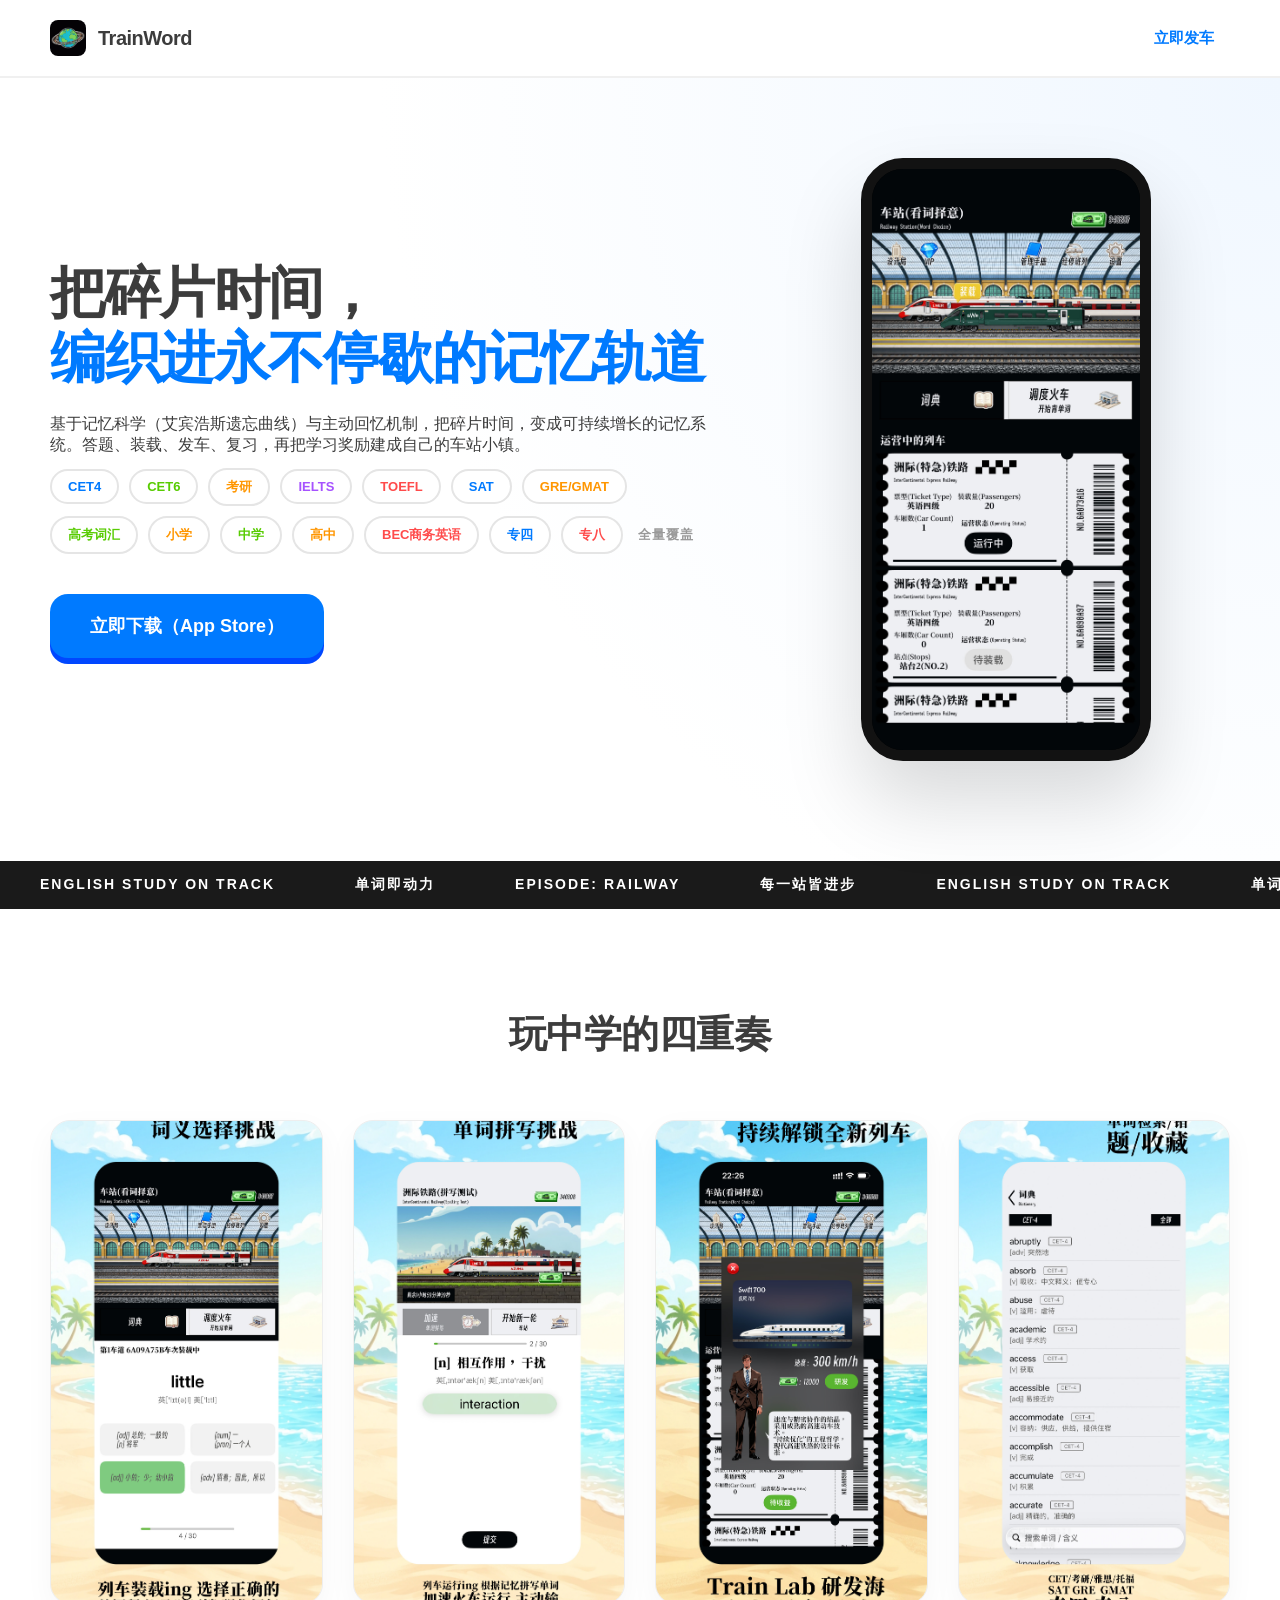
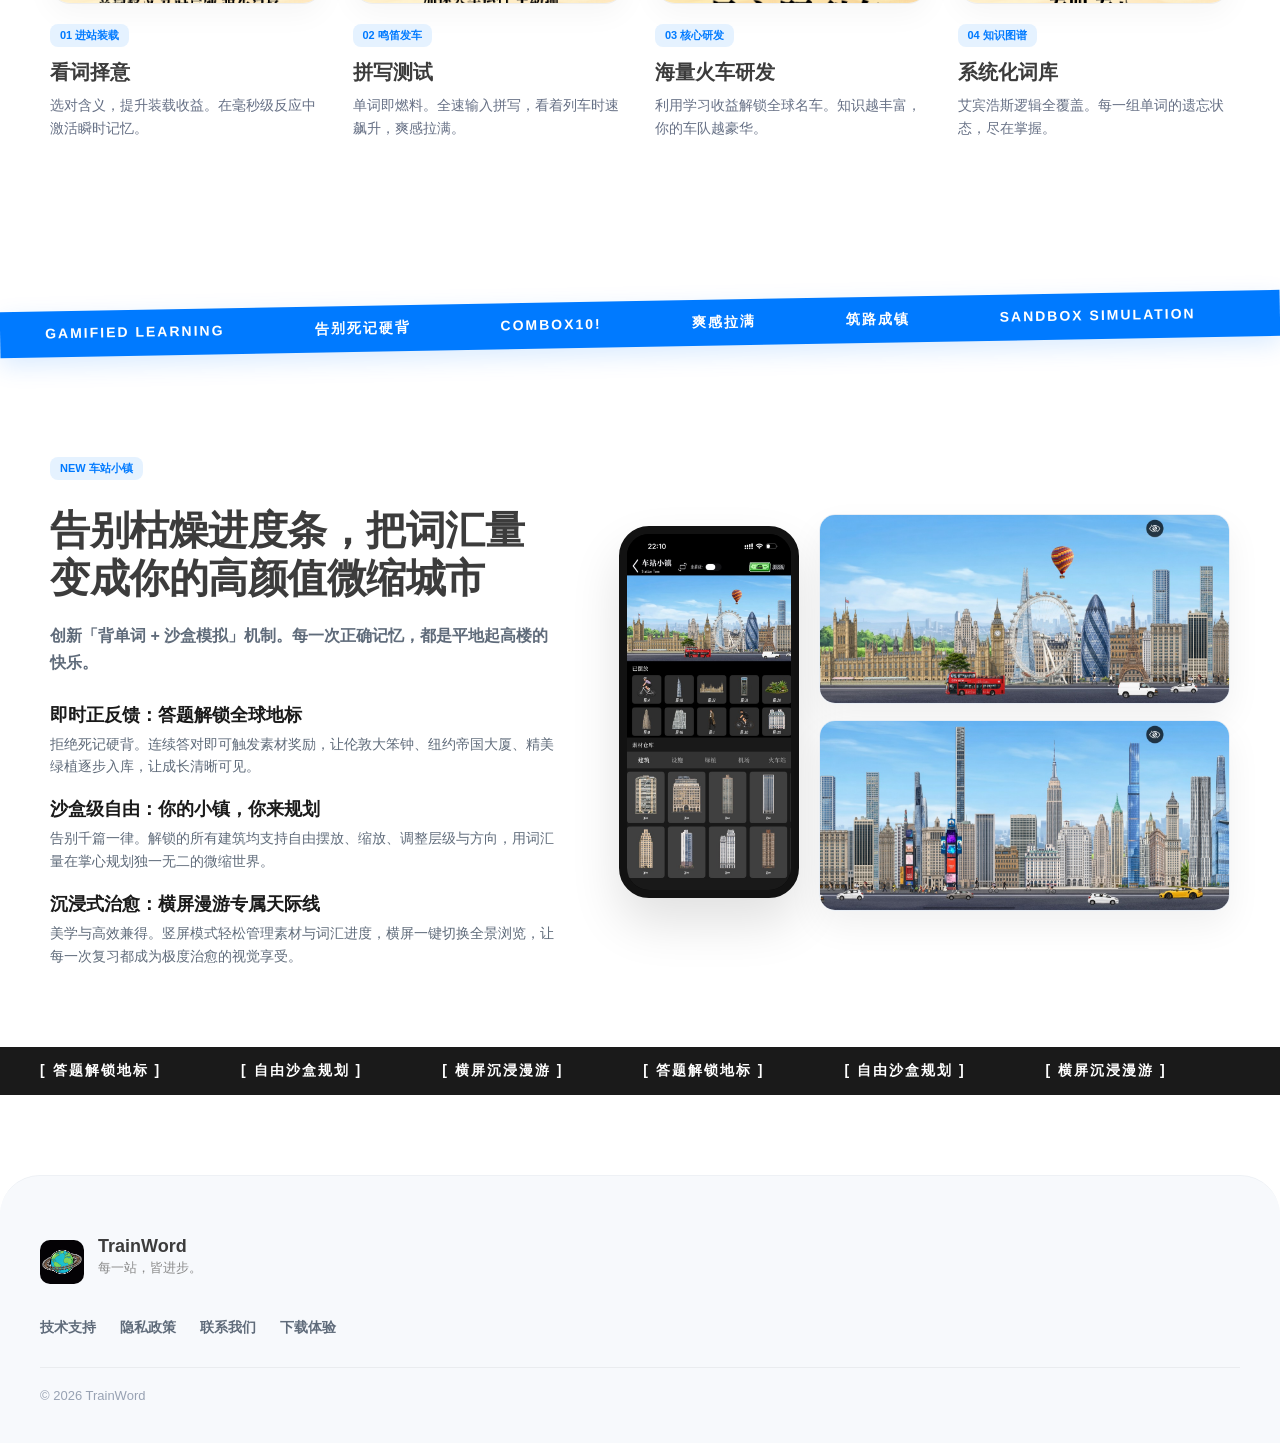
<file: index.html>
<!DOCTYPE html>
<html lang="zh">
<head>
    <meta charset="UTF-8">
    <meta name="viewport" content="width=device-width, initial-scale=1.0">
    <title>火车单词 — 每一站，皆进步</title>
    <meta name="apple-itunes-app" content="app-id=6762613193, app-argument=https://www.trainword.com/">
    <link rel="icon" type="image/png" sizes="32x32" href="assets/favicon-32.png">
    <link rel="apple-touch-icon" sizes="180x180" href="assets/apple-touch-icon.png">
    <link rel="stylesheet" href="styles.css">
</head>
<body>

<nav class="navbar">
    <div class="nav-brand">
        <img src="assets/logo.png" class="nav-logo" alt="TrainWord Logo">
        <h2>TrainWord</h2>
    </div>
    <div class="nav-links">
        <a href="https://apps.apple.com/cn/app/%E7%81%AB%E8%BD%A6%E5%8D%95%E8%AF%8D/id6762613193" class="nav-btn-main">立即发车</a>
    </div>
</nav>

<header class="hero">
    <div class="hero-main">
        <div class="hero-text">
           <h1>把碎片时间，<br><span class="blue-text">编织进永不停歇的记忆轨道</span></h1>
            <p>基于记忆科学（艾宾浩斯遗忘曲线）与主动回忆机制，把碎片时间，变成可持续增长的记忆系统。答题、装载、发车、复习，再把学习奖励建成自己的车站小镇。</p>
            
            <!-- 优化后的流式线路网 -->
            <div class="vocab-network">
                <span class="v-tag t-blue">CET4</span>
                <span class="v-tag t-green">CET6</span>
                <span class="v-tag t-yellow">考研</span>
                <span class="v-tag t-purple">IELTS</span>
                <span class="v-tag t-red">TOEFL</span>
                <span class="v-tag t-blue">SAT</span>
                <span class="v-tag t-orange">GRE/GMAT</span>
                <span class="v-tag t-green">高考词汇</span>
                <span class="v-tag t-orange">小学</span>
                <span class="v-tag t-green">中学</span>
                <span class="v-tag t-yellow">高中</span>
                <span class="v-tag t-red">BEC商务英语</span>
                <span class="v-tag t-blue">专四</span>
                <span class="v-tag t-red">专八</span>
                <span class="v-line-connect">全量覆盖</span>
            </div>

            <a href="https://apps.apple.com/cn/app/%E7%81%AB%E8%BD%A6%E5%8D%95%E8%AF%8D/id6762613193" class="btn-express">立即下载（App Store）</a>
        </div>

        <div class="hero-mockup">
            <div class="phone-case">
                <img src="assets/heroz.jpg" class="full-shot" alt="App界面截屏">
            </div>
        </div>
    </div>
</header>

<div class="rolling-bar">
    <div class="rolling-inner">
        <span>ENGLISH STUDY ON TRACK</span><span>单词即动力</span><span>EPISODE: RAILWAY</span><span>每一站皆进步</span><span>ENGLISH STUDY ON TRACK</span><span>单词即动力</span>
    </div>
</div>

<section class="gameplay-flow">
    <h2 class="section-title">玩中学的四重奏</h2>
    
    <div class="shot-grid">
        <div class="shot-card">
            <div class="shot-frame"><img src="assets/page3.jpg" alt="看词择意"></div>
            <div class="shot-desc">
                <div class="badge">01 进站装载</div>
                <h3>看词择意</h3>
                <p>选对含义，提升装载收益。在毫秒级反应中激活瞬时记忆。</p>
            </div>
        </div>

        <div class="shot-card">
            <div class="shot-frame"><img src="assets/page4.jpg" alt="拼写测试"></div>
            <div class="shot-desc">
                <div class="badge">02 鸣笛发车</div>
                <h3>拼写测试</h3>
                <p>单词即燃料。全速输入拼写，看着列车时速飙升，爽感拉满。</p>
            </div>
        </div>

        <div class="shot-card">
            <div class="shot-frame"><img src="assets/page8.jpg" alt="海量火车研发"></div>
            <div class="shot-desc">
                <div class="badge">03 核心研发</div>
                <h3>海量火车研发</h3>
                <p>利用学习收益解锁全球名车。知识越丰富，你的车队越豪华。</p>
            </div>
        </div>

        <div class="shot-card">
            <div class="shot-frame"><img src="assets/page6.jpg" alt="系统化词库"></div>
            <div class="shot-desc">
                <div class="badge">04 知识图谱</div>
                <h3>系统化词库</h3>
                <p>艾宾浩斯逻辑全覆盖。每一组单词的遗忘状态，尽在掌握。</p>
            </div>
        </div>
    </div>
</section>

<div class="mid-rolling-bar">
    <div class="mid-rolling-inner">
        <span>GAMIFIED LEARNING</span><span>告别死记硬背</span><span>ComboX10!</span><span>爽感拉满</span><span>筑路成镇</span><span>SANDBOX SIMULATION</span><span>GAMIFIED LEARNING</span><span>告别死记硬背</span>
    </div>
</div>

<section class="town-feature">
    <div class="town-copy">
        <div class="badge">NEW 车站小镇</div>
        <h2>告别枯燥进度条，把词汇量变成你的高颜值微缩城市</h2>
        <p class="town-lead">创新「背单词 + 沙盒模拟」机制。每一次正确记忆，都是平地起高楼的快乐。</p>
        <div class="town-detail-list">
            <div>
                <h3>即时正反馈：答题解锁全球地标</h3>
                <p>拒绝死记硬背。连续答对即可触发素材奖励，让伦敦大笨钟、纽约帝国大厦、精美绿植逐步入库，让成长清晰可见。</p>
            </div>
            <div>
                <h3>沙盒级自由：你的小镇，你来规划</h3>
                <p>告别千篇一律。解锁的所有建筑均支持自由摆放、缩放、调整层级与方向，用词汇量在掌心规划独一无二的微缩世界。</p>
            </div>
            <div>
                <h3>沉浸式治愈：横屏漫游专属天际线</h3>
                <p>美学与高效兼得。竖屏模式轻松管理素材与词汇进度，横屏一键切换全景浏览，让每一次复习都成为极度治愈的视觉享受。</p>
            </div>
        </div>
    </div>

    <div class="town-showcase">
        <div class="town-phone">
            <img src="assets/town-portrait.jpg" alt="车站小镇素材仓库">
        </div>
        <div class="town-panorama">
            <img src="assets/town-landscape-left.jpg" alt="车站小镇横屏预览左侧">
            <img src="assets/town-landscape-right.jpg" alt="车站小镇横屏预览右侧">
        </div>
    </div>
</section>

<div class="town-rolling-bar">
    <div class="town-rolling-inner">
        <span>[ 答题解锁地标 ]</span><span>[ 自由沙盒规划 ]</span><span>[ 横屏沉浸漫游 ]</span>
        <span>[ 答题解锁地标 ]</span><span>[ 自由沙盒规划 ]</span><span>[ 横屏沉浸漫游 ]</span>
    </div>
</div>

<div id="wx-mask" class="wx-mask">
    <div class="wx-top-guide">
        <span>点击右上角 ···</span>
        <span class="wx-top-arrow">↗</span>
    </div>

    <div class="wx-card">
        <div class="wx-card-head">
            <img src="assets/logo.png" alt="TrainWord">
            <div>
                <h2>请在浏览器中打开</h2>
                <p>打开浏览器后即可下载火车单词</p>
            </div>
        </div>

        <div class="wx-steps">
            <div class="wx-step">
                <b>推荐方式</b>
                <span>点右上角 <strong>···</strong>，选择 <strong>在浏览器中打开</strong></span>
            </div>
            <div class="wx-step">
                <b>也可以</b>
                <span>复制链接，到浏览器地址栏打开</span>
            </div>
        </div>

        <div class="wx-actions">
            <button class="wx-copy wx-copy-primary" type="button" onclick="copyPageLink()">复制链接</button>
        </div>

        <div id="wx-copy-tip" class="wx-copy-tip">链接已复制</div>
        <button class="wx-close" type="button" onclick="closeMask()">继续浏览网页</button>
    </div>
</div>

<footer class="site-footer">
    <div class="footer-inner">
        <div class="footer-brand">
            <img src="assets/logo.png" alt="logo">
            <div>
                <h3>TrainWord</h3>
                <p>每一站，皆进步。</p>
            </div>
        </div>
        <div class="footer-links">
            <a href="/support">技术支持</a>
            <a href="/privacy">隐私政策</a>
            <a href="mailto:duanmucijin@163.com">联系我们</a>
            <a href="https://apps.apple.com/cn/app/%E7%81%AB%E8%BD%A6%E5%8D%95%E8%AF%8D/id6762613193">下载体验</a>
        </div>
        <div class="footer-bottom">
            © 2026 TrainWord
        </div>
    </div>
</footer>

<script src="script.js"></script>
</body>
</html>
</file>
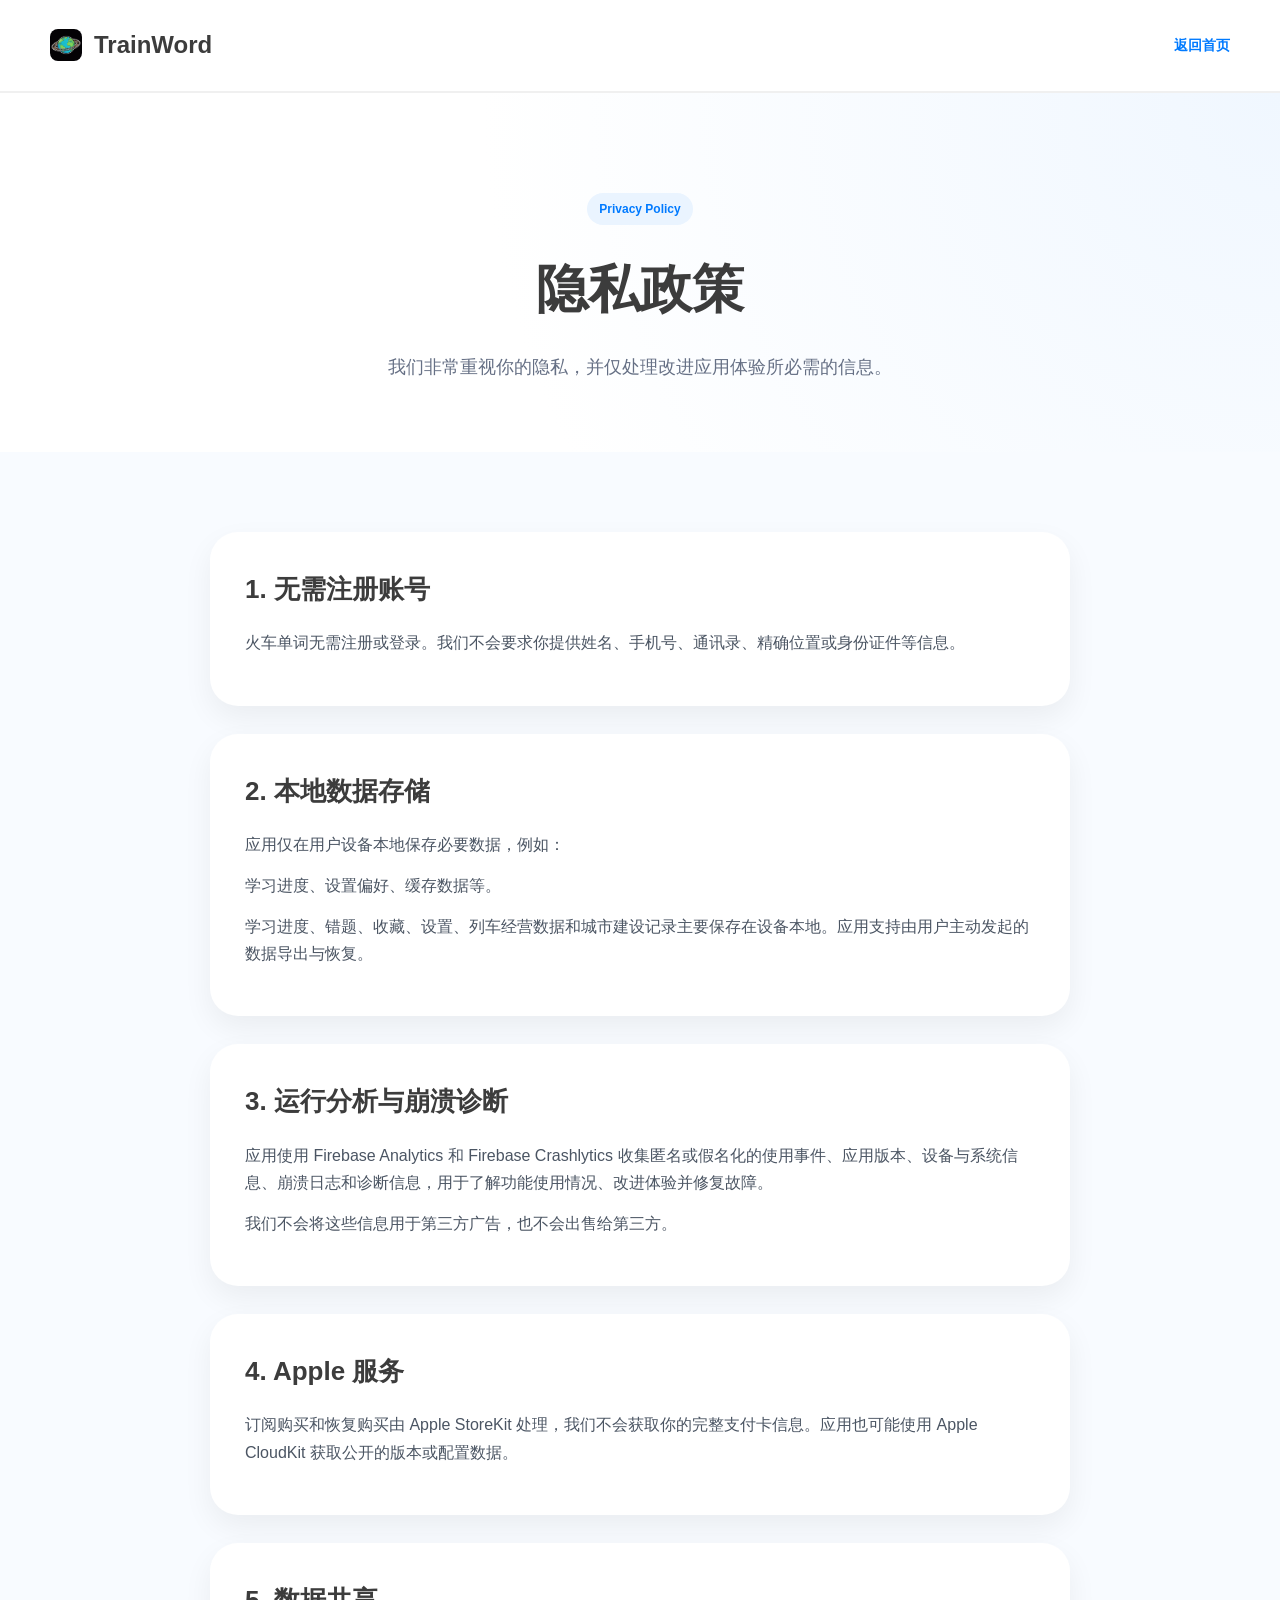
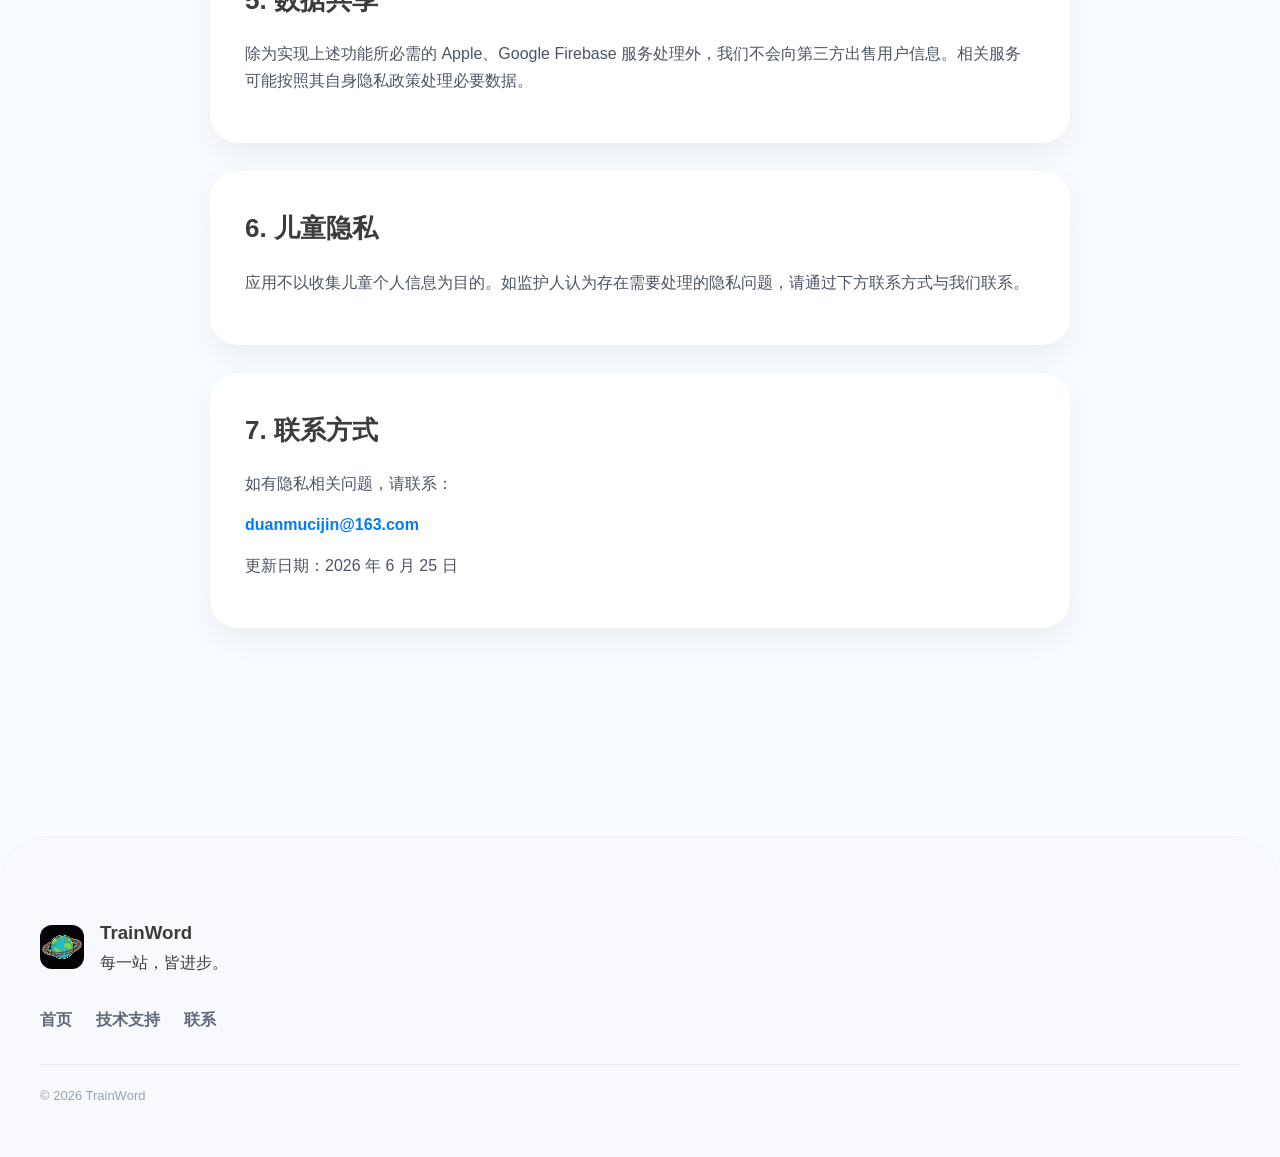
<file: privacy/index.html>
<!DOCTYPE html>
<html lang="zh-CN">
<head>
    <meta charset="UTF-8">
    <meta name="viewport" content="width=device-width, initial-scale=1.0">
    <title>隐私政策 - TrainWord</title>
    <link rel="icon" type="image/png" sizes="32x32" href="../assets/favicon-32.png">
    <link rel="apple-touch-icon" sizes="180x180" href="../assets/apple-touch-icon.png">

    <style>
    :root {
        --brand-blue: #007AFF;
        --bg-white: #FFFFFF;
        --text-black: #3C3C3C;
    }

    * {
        margin: 0;
        padding: 0;
        box-sizing: border-box;
    }

    body {
        font-family: "SF Pro Display", "PingFang SC", sans-serif;
        background: #F8FBFF;
        color: var(--text-black);
        line-height: 1.7;
    }

    /* nav */
    .navbar {
        padding: 25px 50px;
        display: flex;
        justify-content: space-between;
        align-items: center;
        border-bottom: 2px solid #F0F0F0;
        background: white;
    }

    .nav-left {
        display: flex;
        align-items: center;
        gap: 12px;
    }

    .nav-logo {
        height: 32px;
        border-radius: 8px;
    }

    .nav-btn-main {
        text-decoration: none;
        font-weight: 800;
        color: var(--brand-blue);
        font-size: 14px;
    }

    /* hero */
    .hero {
        padding: 100px 20px 70px;
        text-align: center;
        background: radial-gradient(circle at top right, #F0F7FF 0%, #FFF 60%);
    }

    .badge {
        display: inline-block;
        padding: 6px 12px;
        border-radius: 100px;
        background: #EAF4FF;
        color: var(--brand-blue);
        font-weight: 800;
        font-size: 12px;
        margin-bottom: 20px;
    }

    .hero h1 {
        font-size: 52px;
        margin-bottom: 18px;
    }

    .hero p {
        font-size: 18px;
        color: #667085;
    }

    /* content */
    .content {
        max-width: 900px;
        margin: 0 auto;
        padding: 80px 20px;
    }

    .card {
        background: white;
        border-radius: 28px;
        padding: 35px;
        box-shadow: 0 12px 30px rgba(0,0,0,0.06);
        margin-bottom: 28px;
    }

    .card h2 {
        font-size: 26px;
        margin-bottom: 18px;
    }

    .card p {
        margin-bottom: 14px;
        color: #4B5563;
    }

    .highlight {
        color: var(--brand-blue);
        font-weight: 700;
    }

    /* footer */
    .site-footer {
        margin-top: 100px;
        padding: 80px 40px 50px;
        background: #F7F9FC;
        border-top: 1px solid #EEF1F5;
        border-radius: 48px 48px 0 0;
    }

    .footer-inner {
        max-width: 1200px;
        margin: 0 auto;
    }

    .footer-brand {
        display: flex;
        align-items: center;
        gap: 16px;
        margin-bottom: 30px;
    }

    .footer-brand img {
        width: 44px;
        border-radius: 12px;
    }

    .footer-links {
        display: flex;
        gap: 24px;
        margin-bottom: 30px;
    }

    .footer-links a {
        text-decoration: none;
        color: #5F6B7A;
        font-weight: 700;
    }

    .footer-links a:hover {
        color: var(--brand-blue);
    }

    .footer-bottom {
        padding-top: 20px;
        border-top: 1px solid #EAECEF;
        color: #98A2B3;
        font-size: 13px;
    }
    </style>
</head>

<body>

<nav class="navbar">
    <div class="nav-left">
        <img src="../assets/logo.png" class="nav-logo">
        <h2>TrainWord</h2>
    </div>

    <a href="/" class="nav-btn-main">返回首页</a>
</nav>

<header class="hero">
    <span class="badge">Privacy Policy</span>
    <h1>隐私政策</h1>
    <p>我们非常重视你的隐私，并仅处理改进应用体验所必需的信息。</p>
</header>

<section class="content">

    <div class="card">
        <h2>1. 无需注册账号</h2>
        <p>火车单词无需注册或登录。我们不会要求你提供姓名、手机号、通讯录、精确位置或身份证件等信息。</p>
    </div>

    <div class="card">
        <h2>2. 本地数据存储</h2>
        <p>应用仅在用户设备本地保存必要数据，例如：</p>
        <p>学习进度、设置偏好、缓存数据等。</p>
        <p>学习进度、错题、收藏、设置、列车经营数据和城市建设记录主要保存在设备本地。应用支持由用户主动发起的数据导出与恢复。</p>
    </div>

    <div class="card">
        <h2>3. 运行分析与崩溃诊断</h2>
        <p>应用使用 Firebase Analytics 和 Firebase Crashlytics 收集匿名或假名化的使用事件、应用版本、设备与系统信息、崩溃日志和诊断信息，用于了解功能使用情况、改进体验并修复故障。</p>
        <p>我们不会将这些信息用于第三方广告，也不会出售给第三方。</p>
    </div>

    <div class="card">
        <h2>4. Apple 服务</h2>
        <p>订阅购买和恢复购买由 Apple StoreKit 处理，我们不会获取你的完整支付卡信息。应用也可能使用 Apple CloudKit 获取公开的版本或配置数据。</p>
    </div>

    <div class="card">
        <h2>5. 数据共享</h2>
        <p>除为实现上述功能所必需的 Apple、Google Firebase 服务处理外，我们不会向第三方出售用户信息。相关服务可能按照其自身隐私政策处理必要数据。</p>
    </div>

    <div class="card">
        <h2>6. 儿童隐私</h2>
        <p>应用不以收集儿童个人信息为目的。如监护人认为存在需要处理的隐私问题，请通过下方联系方式与我们联系。</p>
    </div>

    <div class="card">
        <h2>7. 联系方式</h2>
        <p>如有隐私相关问题，请联系：</p>
        <p><span class="highlight">duanmucijin@163.com</span></p>
        <p>更新日期：2026 年 6 月 25 日</p>
    </div>

</section>

<footer class="site-footer">
    <div class="footer-inner">

        <div class="footer-brand">
            <img src="../assets/logo.png" alt="logo">
            <div>
                <h3>TrainWord</h3>
                <p>每一站，皆进步。</p>
            </div>
        </div>

        <div class="footer-links">
            <a href="/">首页</a>
            <a href="/support/">技术支持</a>
            <a href="mailto:duanmucijin@163.com">联系</a>
        </div>

        <div class="footer-bottom">
            © 2026 TrainWord
        </div>
    </div>
</footer>

</body>
</html>
</file>
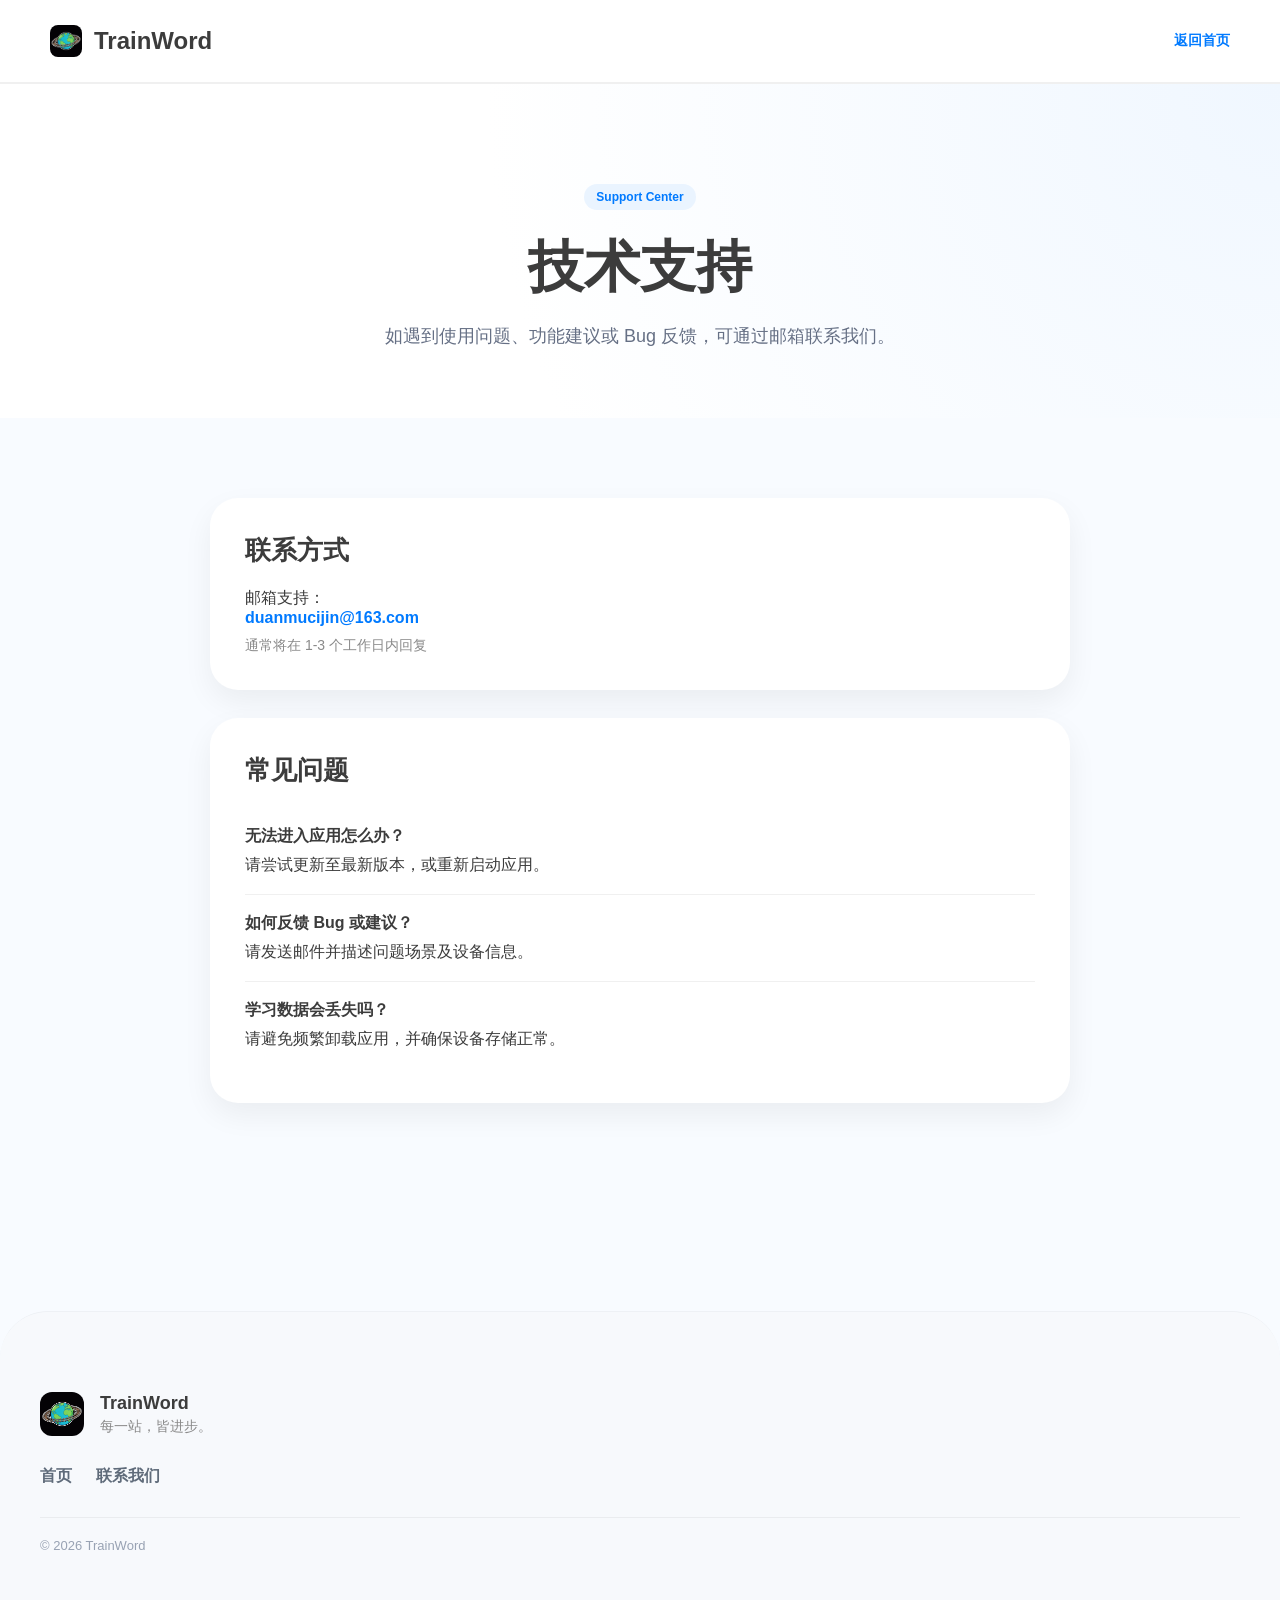
<file: support/index.html>
<!DOCTYPE html>
<html lang="zh-CN">
<head>
    <meta charset="UTF-8">
    <meta name="viewport" content="width=device-width, initial-scale=1.0">
    <title>技术支持 - TrainWord</title>
    <link rel="icon" type="image/png" sizes="32x32" href="../assets/favicon-32.png">
    <link rel="apple-touch-icon" sizes="180x180" href="../assets/apple-touch-icon.png">
    <!-- <link rel="stylesheet" href="support.css"> -->
    <style>:root {
    --brand-blue: #007AFF;
    --bg-white: #FFFFFF;
    --text-black: #3C3C3C;
}

* {
    margin: 0;
    padding: 0;
    box-sizing: border-box;
}

body {
    font-family: "SF Pro Display", "PingFang SC", sans-serif;
    background: #F8FBFF;
    color: var(--text-black);
}

/* nav */
.navbar {
    padding: 25px 50px;
    display: flex;
    justify-content: space-between;
    align-items: center;
    border-bottom: 2px solid #F0F0F0;
    background: white;
}

.nav-left {
    display: flex;
    align-items: center;
    gap: 12px;
}

.nav-logo {
    height: 32px;
    border-radius: 8px;
}

.nav-btn-main {
    text-decoration: none;
    font-weight: 800;
    color: var(--brand-blue);
    font-size: 14px;
}

/* hero */
.support-hero {
    padding: 100px 20px 70px;
    text-align: center;
    background: radial-gradient(circle at top right, #F0F7FF 0%, #FFF 60%);
}

.support-badge {
    display: inline-block;
    padding: 6px 12px;
    border-radius: 100px;
    background: #EAF4FF;
    color: var(--brand-blue);
    font-weight: 800;
    font-size: 12px;
    margin-bottom: 20px;
}

.support-hero h1 {
    font-size: 56px;
    margin-bottom: 18px;
}

.support-hero p {
    font-size: 18px;
    color: #667085;
}

/* content */
.support-content {
    max-width: 900px;
    margin: 0 auto;
    padding: 80px 20px;
}

.support-card {
    background: white;
    border-radius: 28px;
    padding: 35px;
    box-shadow: 0 12px 30px rgba(0,0,0,0.06);
    margin-bottom: 28px;
}

.support-card h3 {
    font-size: 26px;
    margin-bottom: 20px;
}

.support-card a {
    color: var(--brand-blue);
    font-weight: 700;
    text-decoration: none;
}

.sub-text {
    margin-top: 10px;
    color: #8A8A8A;
    font-size: 14px;
}

.faq-item {
    padding: 18px 0;
    border-bottom: 1px solid #F0F0F0;
}

.faq-item:last-child {
    border-bottom: none;
}

.faq-item strong {
    display: block;
    margin-bottom: 8px;
}

/* footer */
.site-footer {
    margin-top: 100px;
    padding: 80px 40px 50px;
    background: #F7F9FC;
    border-top: 1px solid #EEF1F5;
    border-radius: 48px 48px 0 0;
}

.footer-inner {
    max-width: 1200px;
    margin: 0 auto;
}

.footer-brand {
    display: flex;
    align-items: center;
    gap: 16px;
    margin-bottom: 30px;
}

.footer-brand img {
    width: 44px;
    border-radius: 12px;
}

.footer-brand h3 {
    font-size: 18px;
    margin-bottom: 4px;
}

.footer-brand p {
    font-size: 14px;
    color: #8A8A8A;
}

.footer-links {
    display: flex;
    gap: 24px;
    margin-bottom: 30px;
}

.footer-links a {
    text-decoration: none;
    color: #5F6B7A;
    font-weight: 700;
}

.footer-links a:hover {
    color: var(--brand-blue);
}

.footer-bottom {
    padding-top: 20px;
    border-top: 1px solid #EAECEF;
    color: #98A2B3;
    font-size: 13px;
}</style>
</head>
<body>

<nav class="navbar">
    <div class="nav-left">
        <img src="../assets/logo.png" class="nav-logo">
        <h2>TrainWord</h2>
    </div>

    <a href="/" class="nav-btn-main">返回首页</a>
</nav>

<header class="support-hero">
    <div class="hero-inner">
        <span class="support-badge">Support Center</span>
        <h1>技术支持</h1>
        <p>如遇到使用问题、功能建议或 Bug 反馈，可通过邮箱联系我们。</p>
    </div>
</header>

<section class="support-content">

    <div class="support-card">
        <h3>联系方式</h3>
        <p>邮箱支持：</p>
        <a href="mailto:duanmucijin@163.com">
            duanmucijin@163.com
        </a>
        <p class="sub-text">通常将在 1-3 个工作日内回复</p>
    </div>

    <div class="support-card">
        <h3>常见问题</h3>

        <div class="faq-item">
            <strong>无法进入应用怎么办？</strong>
            <p>请尝试更新至最新版本，或重新启动应用。</p>
        </div>

        <div class="faq-item">
            <strong>如何反馈 Bug 或建议？</strong>
            <p>请发送邮件并描述问题场景及设备信息。</p>
        </div>

        <div class="faq-item">
            <strong>学习数据会丢失吗？</strong>
            <p>请避免频繁卸载应用，并确保设备存储正常。</p>
        </div>
    </div>

</section>

<footer class="site-footer">
    <div class="footer-inner">

        <div class="footer-brand">
            <img src="../assets/logo.png" alt="logo">
            <div>
                <h3>TrainWord</h3>
                <p>每一站，皆进步。</p>
            </div>
        </div>

        <div class="footer-links">
            <a href="/">首页</a>
            <a href="mailto:duanmucijin@163.com">联系我们</a>
        </div>

        <div class="footer-bottom">
            © 2026 TrainWord
        </div>
    </div>
</footer>

</body>
</html>
</file>
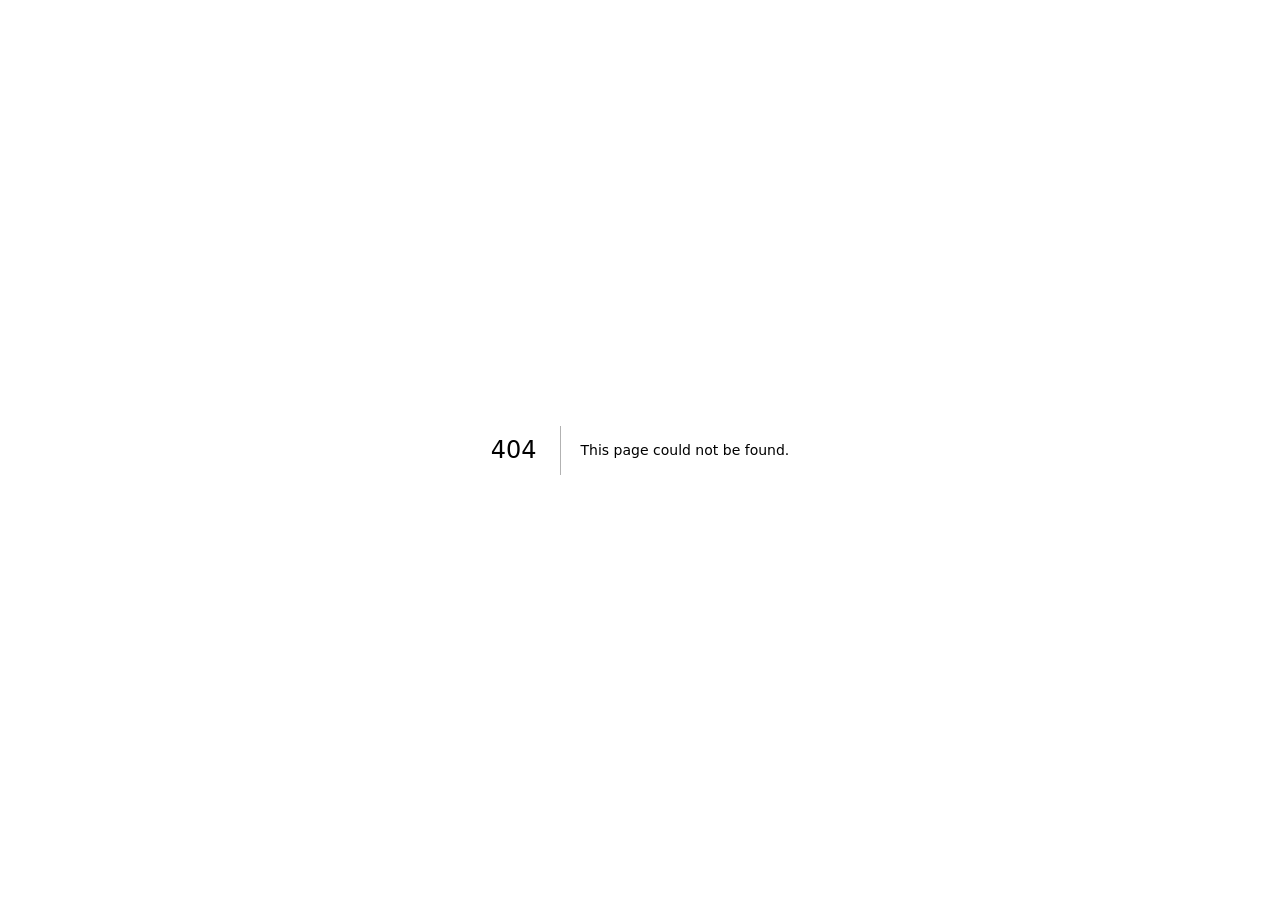
<file: bazi/404/index.html>
<!DOCTYPE html><html lang="zh-CN"><head><meta charSet="utf-8"/><meta name="viewport" content="width=device-width, initial-scale=1"/><link rel="stylesheet" href="/bazi/_next/static/chunks/0qu8o6zk-gd~u.css" data-precedence="next"/><link rel="preload" as="script" fetchPriority="low" href="/bazi/_next/static/chunks/0ht900cau6_ur.js"/><script src="/bazi/_next/static/chunks/0ab2afq6_cf9y.js" async=""></script><script src="/bazi/_next/static/chunks/07lhk_q6pmm3r.js" async=""></script><script src="/bazi/_next/static/chunks/turbopack-0d0f3q4~w5ze0.js" async=""></script><script src="/bazi/_next/static/chunks/0dbhjjzl8qfwv.js" async=""></script><meta name="robots" content="noindex"/><meta name="next-size-adjust" content=""/><title>404: This page could not be found.</title><title>谋势 - 八字排盘、人格与人生节奏分析</title><meta name="description" content="以八字排盘为基础，提供人格、职业、财富、婚恋、岁运与择日分析。顺势、智勇、眼界。"/><meta property="og:title" content="谋势 - 八字排盘、人格与人生节奏分析"/><meta property="og:description" content="以八字排盘为基础，提供人格、职业、财富、婚恋、岁运与择日分析。顺势、智勇、眼界。"/><meta property="og:image" content="https://www.trainword.com/bazi/og-moushi.png"/><meta property="og:image:width" content="1200"/><meta property="og:image:height" content="630"/><meta property="og:image:alt" content="谋势八字排盘与人生分析界面预览"/><meta property="og:type" content="website"/><meta name="twitter:card" content="summary_large_image"/><meta name="twitter:title" content="谋势 - 八字排盘、人格与人生节奏分析"/><meta name="twitter:description" content="以八字排盘为基础，提供人格、职业、财富、婚恋、岁运与择日分析。顺势、智勇、眼界。"/><meta name="twitter:image" content="https://www.trainword.com/bazi/og-moushi.png"/><link rel="shortcut icon" href="/bazi/favicon.svg"/><link rel="icon" href="/bazi/favicon.svg"/><script src="/bazi/_next/static/chunks/03~yq9q893hmn.js" noModule=""></script></head><body class="moduletitlefont_74f9e057-module__DF-B2a__variable antialiased"><div hidden=""><!--$--><!--/$--></div><div style="font-family:system-ui,&quot;Segoe UI&quot;,Roboto,Helvetica,Arial,sans-serif,&quot;Apple Color Emoji&quot;,&quot;Segoe UI Emoji&quot;;height:100vh;text-align:center;display:flex;flex-direction:column;align-items:center;justify-content:center"><div><style>body{color:#000;background:#fff;margin:0}.next-error-h1{border-right:1px solid rgba(0,0,0,.3)}@media (prefers-color-scheme:dark){body{color:#fff;background:#000}.next-error-h1{border-right:1px solid rgba(255,255,255,.3)}}</style><h1 class="next-error-h1" style="display:inline-block;margin:0 20px 0 0;padding:0 23px 0 0;font-size:24px;font-weight:500;vertical-align:top;line-height:49px">404</h1><div style="display:inline-block"><h2 style="font-size:14px;font-weight:400;line-height:49px;margin:0">This page could not be found.</h2></div></div></div><!--$--><!--/$--><script src="/bazi/_next/static/chunks/0ht900cau6_ur.js" id="_R_" async=""></script><script>(self.__next_f=self.__next_f||[]).push([0])</script><script>self.__next_f.push([1,"1:\"$Sreact.fragment\"\n2:I[39756,[\"/bazi/_next/static/chunks/0dbhjjzl8qfwv.js\"],\"default\"]\n3:I[37457,[\"/bazi/_next/static/chunks/0dbhjjzl8qfwv.js\"],\"default\"]\n4:I[97367,[\"/bazi/_next/static/chunks/0dbhjjzl8qfwv.js\"],\"OutletBoundary\"]\n5:\"$Sreact.suspense\"\n8:I[97367,[\"/bazi/_next/static/chunks/0dbhjjzl8qfwv.js\"],\"ViewportBoundary\"]\na:I[97367,[\"/bazi/_next/static/chunks/0dbhjjzl8qfwv.js\"],\"MetadataBoundary\"]\nc:I[68027,[\"/bazi/_next/static/chunks/0dbhjjzl8qfwv.js\"],\"default\",1]\n:HL[\"/bazi/_next/static/chunks/0qu8o6zk-gd~u.css\",\"style\"]\n"])</script><script>self.__next_f.push([1,"0:{\"P\":null,\"c\":[\"\",\"_not-found\",\"\"],\"q\":\"\",\"i\":false,\"f\":[[[\"\",{\"children\":[\"/_not-found\",{\"children\":[\"__PAGE__\",{}]}]},\"$undefined\",\"$undefined\",16],[[\"$\",\"$1\",\"c\",{\"children\":[[[\"$\",\"link\",\"0\",{\"rel\":\"stylesheet\",\"href\":\"/bazi/_next/static/chunks/0qu8o6zk-gd~u.css\",\"precedence\":\"next\",\"crossOrigin\":\"$undefined\",\"nonce\":\"$undefined\"}],[\"$\",\"script\",\"script-0\",{\"src\":\"/bazi/_next/static/chunks/0dbhjjzl8qfwv.js\",\"async\":true,\"nonce\":\"$undefined\"}]],[\"$\",\"html\",null,{\"lang\":\"zh-CN\",\"children\":[\"$\",\"body\",null,{\"className\":\"moduletitlefont_74f9e057-module__DF-B2a__variable antialiased\",\"suppressHydrationWarning\":true,\"children\":[\"$\",\"$L2\",null,{\"parallelRouterKey\":\"children\",\"error\":\"$undefined\",\"errorStyles\":\"$undefined\",\"errorScripts\":\"$undefined\",\"template\":[\"$\",\"$L3\",null,{}],\"templateStyles\":\"$undefined\",\"templateScripts\":\"$undefined\",\"notFound\":[[[\"$\",\"title\",null,{\"children\":\"404: This page could not be found.\"}],[\"$\",\"div\",null,{\"style\":{\"fontFamily\":\"system-ui,\\\"Segoe UI\\\",Roboto,Helvetica,Arial,sans-serif,\\\"Apple Color Emoji\\\",\\\"Segoe UI Emoji\\\"\",\"height\":\"100vh\",\"textAlign\":\"center\",\"display\":\"flex\",\"flexDirection\":\"column\",\"alignItems\":\"center\",\"justifyContent\":\"center\"},\"children\":[\"$\",\"div\",null,{\"children\":[[\"$\",\"style\",null,{\"dangerouslySetInnerHTML\":{\"__html\":\"body{color:#000;background:#fff;margin:0}.next-error-h1{border-right:1px solid rgba(0,0,0,.3)}@media (prefers-color-scheme:dark){body{color:#fff;background:#000}.next-error-h1{border-right:1px solid rgba(255,255,255,.3)}}\"}}],[\"$\",\"h1\",null,{\"className\":\"next-error-h1\",\"style\":{\"display\":\"inline-block\",\"margin\":\"0 20px 0 0\",\"padding\":\"0 23px 0 0\",\"fontSize\":24,\"fontWeight\":500,\"verticalAlign\":\"top\",\"lineHeight\":\"49px\"},\"children\":404}],[\"$\",\"div\",null,{\"style\":{\"display\":\"inline-block\"},\"children\":[\"$\",\"h2\",null,{\"style\":{\"fontSize\":14,\"fontWeight\":400,\"lineHeight\":\"49px\",\"margin\":0},\"children\":\"This page could not be found.\"}]}]]}]}]],[]],\"forbidden\":\"$undefined\",\"unauthorized\":\"$undefined\"}]}]}]]}],{\"children\":[[\"$\",\"$1\",\"c\",{\"children\":[null,[\"$\",\"$L2\",null,{\"parallelRouterKey\":\"children\",\"error\":\"$undefined\",\"errorStyles\":\"$undefined\",\"errorScripts\":\"$undefined\",\"template\":[\"$\",\"$L3\",null,{}],\"templateStyles\":\"$undefined\",\"templateScripts\":\"$undefined\",\"notFound\":\"$undefined\",\"forbidden\":\"$undefined\",\"unauthorized\":\"$undefined\"}]]}],{\"children\":[[\"$\",\"$1\",\"c\",{\"children\":[[[\"$\",\"title\",null,{\"children\":\"404: This page could not be found.\"}],[\"$\",\"div\",null,{\"style\":\"$0:f:0:1:0:props:children:1:props:children:props:children:props:notFound:0:1:props:style\",\"children\":[\"$\",\"div\",null,{\"children\":[[\"$\",\"style\",null,{\"dangerouslySetInnerHTML\":{\"__html\":\"body{color:#000;background:#fff;margin:0}.next-error-h1{border-right:1px solid rgba(0,0,0,.3)}@media (prefers-color-scheme:dark){body{color:#fff;background:#000}.next-error-h1{border-right:1px solid rgba(255,255,255,.3)}}\"}}],[\"$\",\"h1\",null,{\"className\":\"next-error-h1\",\"style\":\"$0:f:0:1:0:props:children:1:props:children:props:children:props:notFound:0:1:props:children:props:children:1:props:style\",\"children\":404}],[\"$\",\"div\",null,{\"style\":\"$0:f:0:1:0:props:children:1:props:children:props:children:props:notFound:0:1:props:children:props:children:2:props:style\",\"children\":[\"$\",\"h2\",null,{\"style\":\"$0:f:0:1:0:props:children:1:props:children:props:children:props:notFound:0:1:props:children:props:children:2:props:children:props:style\",\"children\":\"This page could not be found.\"}]}]]}]}]],null,[\"$\",\"$L4\",null,{\"children\":[\"$\",\"$5\",null,{\"name\":\"Next.MetadataOutlet\",\"children\":\"$@6\"}]}]]}],{},null,false,null]},null,false,\"$@7\"]},null,false,null],[\"$\",\"$1\",\"h\",{\"children\":[[\"$\",\"meta\",null,{\"name\":\"robots\",\"content\":\"noindex\"}],[\"$\",\"$L8\",null,{\"children\":\"$L9\"}],[\"$\",\"div\",null,{\"hidden\":true,\"children\":[\"$\",\"$La\",null,{\"children\":[\"$\",\"$5\",null,{\"name\":\"Next.Metadata\",\"children\":\"$Lb\"}]}]}],[\"$\",\"meta\",null,{\"name\":\"next-size-adjust\",\"content\":\"\"}]]}],false]],\"m\":\"$undefined\",\"G\":[\"$c\",[[\"$\",\"link\",\"0\",{\"rel\":\"stylesheet\",\"href\":\"/bazi/_next/static/chunks/0qu8o6zk-gd~u.css\",\"precedence\":\"next\",\"crossOrigin\":\"$undefined\",\"nonce\":\"$undefined\"}]]],\"S\":true,\"h\":null,\"s\":\"$undefined\",\"l\":\"$undefined\",\"p\":\"$undefined\",\"d\":\"$undefined\",\"b\":\"m9Jj07n_Y_qu5BCX4e2Pe\"}\n"])</script><script>self.__next_f.push([1,"d:[]\n7:\"$Wd\"\n"])</script><script>self.__next_f.push([1,"9:[[\"$\",\"meta\",\"0\",{\"charSet\":\"utf-8\"}],[\"$\",\"meta\",\"1\",{\"name\":\"viewport\",\"content\":\"width=device-width, initial-scale=1\"}]]\n"])</script><script>self.__next_f.push([1,"e:I[27201,[\"/bazi/_next/static/chunks/0dbhjjzl8qfwv.js\"],\"IconMark\"]\n6:null\nb:[[\"$\",\"title\",\"0\",{\"children\":\"谋势 - 八字排盘、人格与人生节奏分析\"}],[\"$\",\"meta\",\"1\",{\"name\":\"description\",\"content\":\"以八字排盘为基础，提供人格、职业、财富、婚恋、岁运与择日分析。顺势、智勇、眼界。\"}],[\"$\",\"meta\",\"2\",{\"property\":\"og:title\",\"content\":\"谋势 - 八字排盘、人格与人生节奏分析\"}],[\"$\",\"meta\",\"3\",{\"property\":\"og:description\",\"content\":\"以八字排盘为基础，提供人格、职业、财富、婚恋、岁运与择日分析。顺势、智勇、眼界。\"}],[\"$\",\"meta\",\"4\",{\"property\":\"og:image\",\"content\":\"https://www.trainword.com/bazi/og-moushi.png\"}],[\"$\",\"meta\",\"5\",{\"property\":\"og:image:width\",\"content\":\"1200\"}],[\"$\",\"meta\",\"6\",{\"property\":\"og:image:height\",\"content\":\"630\"}],[\"$\",\"meta\",\"7\",{\"property\":\"og:image:alt\",\"content\":\"谋势八字排盘与人生分析界面预览\"}],[\"$\",\"meta\",\"8\",{\"property\":\"og:type\",\"content\":\"website\"}],[\"$\",\"meta\",\"9\",{\"name\":\"twitter:card\",\"content\":\"summary_large_image\"}],[\"$\",\"meta\",\"10\",{\"name\":\"twitter:title\",\"content\":\"谋势 - 八字排盘、人格与人生节奏分析\"}],[\"$\",\"meta\",\"11\",{\"name\":\"twitter:description\",\"content\":\"以八字排盘为基础，提供人格、职业、财富、婚恋、岁运与择日分析。顺势、智勇、眼界。\"}],[\"$\",\"meta\",\"12\",{\"name\":\"twitter:image\",\"content\":\"https://www.trainword.com/bazi/og-moushi.png\"}],[\"$\",\"link\",\"13\",{\"rel\":\"shortcut icon\",\"href\":\"/bazi/favicon.svg\"}],[\"$\",\"link\",\"14\",{\"rel\":\"icon\",\"href\":\"/bazi/favicon.svg\"}],[\"$\",\"$Le\",\"15\",{}]]\n"])</script></body></html>
</file>
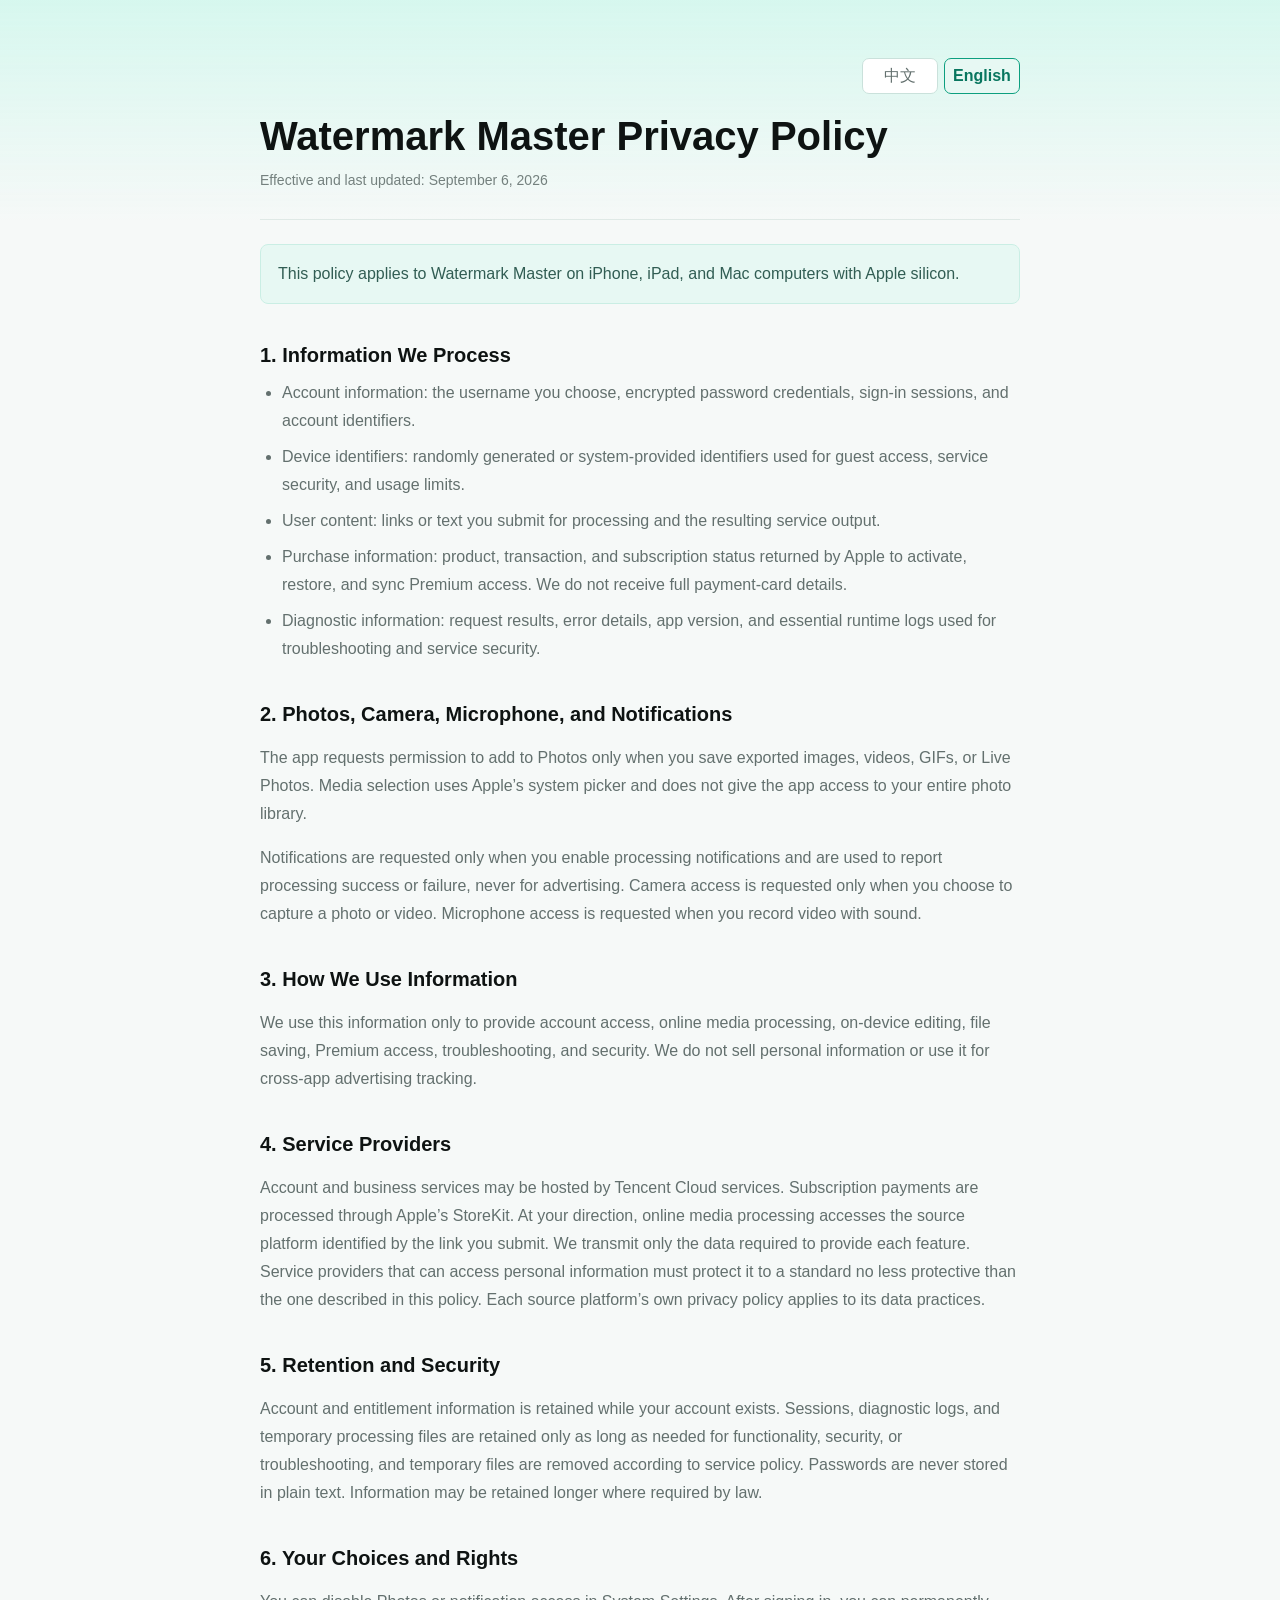
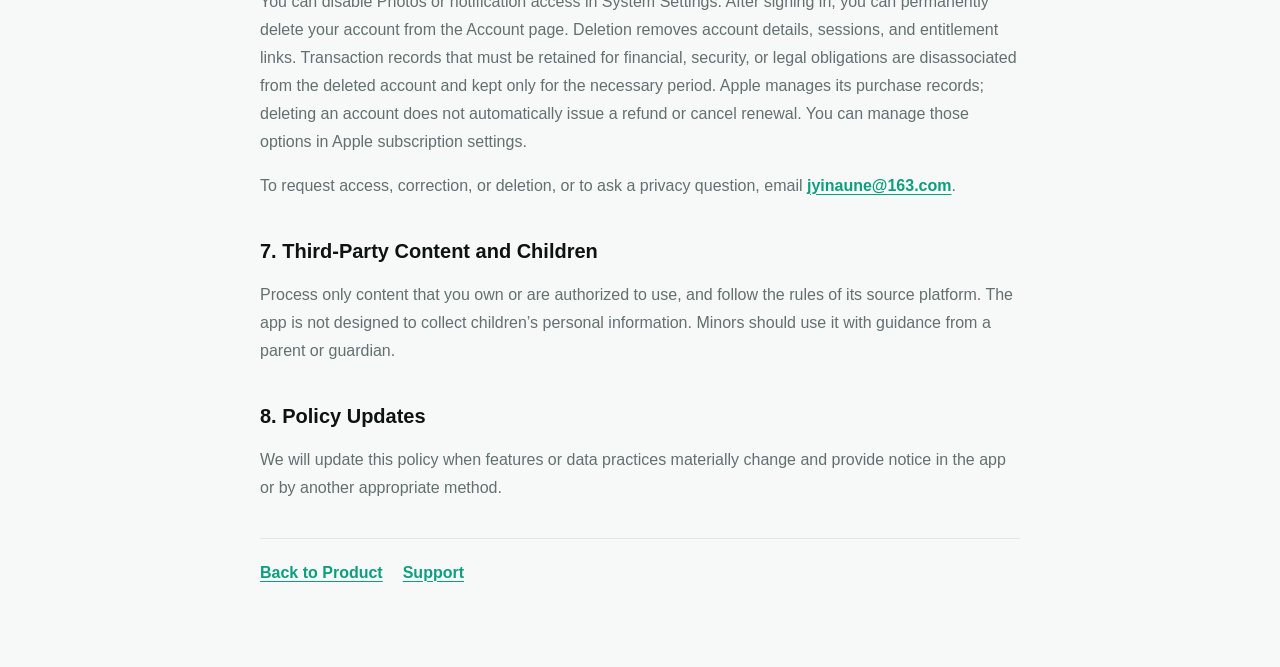
<file: uploader/privacy/index.html>
<!doctype html>
<html lang="zh-CN">
  <head>
    <meta charset="utf-8">
    <meta name="viewport" content="width=device-width, initial-scale=1">
    <meta name="color-scheme" content="light">
    <meta id="page-description" name="description" content="大神水印神器如何处理账号、设备、购买、用户内容和诊断信息。">
    <title>隐私政策 - 大神水印神器</title>
    <style>
      :root { color-scheme: light; font-family: -apple-system, BlinkMacSystemFont, "PingFang SC", sans-serif; }
      * { box-sizing: border-box; }
      body { margin: 0; background: #f6f9f8; color: #0e1312; line-height: 1.75; }
      body::before { content: ""; position: fixed; inset: 0 0 auto; height: 220px; z-index: -1; background: linear-gradient(180deg, #d6f7ee 0%, rgba(214, 247, 238, 0) 100%); }
      main { width: min(760px, calc(100% - 36px)); margin: 0 auto; padding: 58px 0 80px; }
      header { padding-bottom: 26px; border-bottom: 1px solid #dfe9e6; }
      h1 { margin: 0 0 8px; font-size: clamp(30px, 7vw, 40px); line-height: 1.2; letter-spacing: 0; }
      h2 { margin: 34px 0 10px; padding-top: 4px; font-size: 20px; line-height: 1.35; letter-spacing: 0; }
      p, li { color: #63706e; }
      ul { margin: 10px 0; padding-left: 22px; }
      li + li { margin-top: 8px; }
      a { color: #0c9f7f; font-weight: 600; text-decoration-thickness: 1px; text-underline-offset: 3px; }
      .meta { margin: 0; color: #74807e; font-size: 14px; }
      .notice { margin: 24px 0 4px; padding: 15px 17px; color: #315d53; background: #e7f8f3; border: 1px solid #caeee4; border-radius: 8px; }
      .footer-links { display: flex; flex-wrap: wrap; gap: 20px; margin-top: 36px; padding-top: 20px; border-top: 1px solid #dfe9e6; }
      .language-switch { display: flex; justify-content: flex-end; gap: 6px; margin-bottom: 18px; }
      .language-switch button { min-width: 76px; height: 36px; border: 1px solid #cae1db; border-radius: 7px; background: #fff; color: #63706e; font: inherit; cursor: pointer; }
      .language-switch button[aria-pressed="true"] { border-color: #0c9f7f; background: #e7f8f3; color: #08765f; font-weight: 700; }
      [data-language][hidden] { display: none; }
      @media (max-width: 520px) { main { padding-top: 40px; } h2 { margin-top: 28px; } }
    </style>
  </head>
  <body>
    <main>
      <nav class="language-switch" aria-label="语言 / Language">
        <button type="button" data-set-language="zh" aria-pressed="true">中文</button>
        <button type="button" data-set-language="en" aria-pressed="false">English</button>
      </nav>

      <article data-language="zh">
      <header>
        <h1>大神水印神器隐私政策</h1>
        <p class="meta">生效及更新日期：2026 年 9 月 6 日</p>
      </header>

      <p class="notice">本政策适用于“大神水印神器”的 iPhone、iPad 及 Apple 芯片 Mac 版本。</p>

      <h2>1. 我们处理的信息</h2>
      <ul>
        <li>账号信息：您注册时设置的用户名、加密后的密码凭据、登录会话和账号标识。</li>
        <li>设备标识：随机生成或由系统提供的设备标识，用于游客身份、服务安全和额度管理。</li>
        <li>用户内容：您主动提交用于处理的链接或文本，以及相应的服务处理结果。</li>
        <li>购买信息：Apple 返回的商品、交易标识和订阅状态，用于开通、恢复和同步会员权益。我们不会获取完整银行卡信息。</li>
        <li>诊断信息：请求结果、错误原因、应用版本和必要的运行日志，用于排查故障和保障服务。</li>
      </ul>

      <h2>2. 相册与通知权限</h2>
      <p>只有在您保存导出内容时，应用才会申请“添加到照片”权限，用于把图片、视频、GIF 或实况照片写入系统相册。选择素材使用 Apple 系统选择器，应用不会因此读取您的整个照片图库。</p>
      <p>只有在您主动开启“处理完成提醒”时，应用才会申请通知权限，用于告知视频处理完成或失败，不用于广告营销。只有在您主动拍摄照片或视频时，应用才会申请相机权限；录制视频并采集声音时会申请麦克风权限。</p>

      <h2>3. 信息的使用</h2>
      <p>上述信息仅用于提供账号登录、在线媒体处理、本地编辑、文件保存、会员权益、故障排查和安全防护。我们不会出售个人信息，也不会使用这些信息进行跨应用广告追踪。</p>

      <h2>4. 服务提供方</h2>
      <p>账号和业务接口可能由腾讯云相关服务承载；订阅支付由 Apple StoreKit 处理。在线素材处理会按照您的请求访问您提交链接所指向的来源平台。我们仅传输完成相应功能所必需的数据，并要求能够访问个人信息的服务提供方采取不低于本政策所述标准的保护措施。来源平台对其自身的数据处理适用其各自的隐私政策。</p>

      <h2>5. 保存期限与安全</h2>
      <p>账号和权益信息在账号存续期间保存；登录会话、故障日志和临时处理文件仅在功能、安全或排障所需期间保存，临时文件会按服务策略清理。密码不会以明文保存。法律另有要求的，按法定期限处理。</p>

      <h2>6. 您的选择与权利</h2>
      <p>您可以在系统设置中关闭相册或通知权限。登录账号后，可在 App 的“我的”页面发起永久注销；注销会删除账号资料、会话和权益关联。为满足财务、安全或法律义务而必须保留的交易记录会解除与已注销账号的直接关联，并仅在必要期限内保存。Apple 的购买记录由 Apple 管理，注销不会自动退款或取消自动续费，您可在 Apple 订阅设置中处理。</p>
      <p>如需访问、更正、删除信息或提出隐私问题，请发送邮件至 <a href="mailto:jyinaune@163.com">jyinaune@163.com</a>。</p>

      <h2>7. 第三方内容与儿童隐私</h2>
      <p>您应仅处理自己拥有权利或已获授权的内容，并遵守内容来源平台的规则。应用不以收集儿童个人信息为目的；未成年人应在监护人指导下使用。</p>

      <h2>8. 政策更新</h2>
      <p>功能或信息处理方式发生重大变化时，我们会更新本政策，并通过应用内页面或其他适当方式提示。</p>
      <footer class="footer-links">
        <a href="../" data-localized-link>返回产品页</a>
        <a href="../support/" data-localized-link>技术支持</a>
      </footer>
      </article>

      <article data-language="en" hidden>
        <header>
          <h1>Watermark Master Privacy Policy</h1>
          <p class="meta">Effective and last updated: September 6, 2026</p>
        </header>

        <p class="notice">This policy applies to Watermark Master on iPhone, iPad, and Mac computers with Apple silicon.</p>

        <h2>1. Information We Process</h2>
        <ul>
          <li>Account information: the username you choose, encrypted password credentials, sign-in sessions, and account identifiers.</li>
          <li>Device identifiers: randomly generated or system-provided identifiers used for guest access, service security, and usage limits.</li>
          <li>User content: links or text you submit for processing and the resulting service output.</li>
          <li>Purchase information: product, transaction, and subscription status returned by Apple to activate, restore, and sync Premium access. We do not receive full payment-card details.</li>
          <li>Diagnostic information: request results, error details, app version, and essential runtime logs used for troubleshooting and service security.</li>
        </ul>

        <h2>2. Photos, Camera, Microphone, and Notifications</h2>
        <p>The app requests permission to add to Photos only when you save exported images, videos, GIFs, or Live Photos. Media selection uses Apple’s system picker and does not give the app access to your entire photo library.</p>
        <p>Notifications are requested only when you enable processing notifications and are used to report processing success or failure, never for advertising. Camera access is requested only when you choose to capture a photo or video. Microphone access is requested when you record video with sound.</p>

        <h2>3. How We Use Information</h2>
        <p>We use this information only to provide account access, online media processing, on-device editing, file saving, Premium access, troubleshooting, and security. We do not sell personal information or use it for cross-app advertising tracking.</p>

        <h2>4. Service Providers</h2>
        <p>Account and business services may be hosted by Tencent Cloud services. Subscription payments are processed through Apple’s StoreKit. At your direction, online media processing accesses the source platform identified by the link you submit. We transmit only the data required to provide each feature. Service providers that can access personal information must protect it to a standard no less protective than the one described in this policy. Each source platform’s own privacy policy applies to its data practices.</p>

        <h2>5. Retention and Security</h2>
        <p>Account and entitlement information is retained while your account exists. Sessions, diagnostic logs, and temporary processing files are retained only as long as needed for functionality, security, or troubleshooting, and temporary files are removed according to service policy. Passwords are never stored in plain text. Information may be retained longer where required by law.</p>

        <h2>6. Your Choices and Rights</h2>
        <p>You can disable Photos or notification access in System Settings. After signing in, you can permanently delete your account from the Account page. Deletion removes account details, sessions, and entitlement links. Transaction records that must be retained for financial, security, or legal obligations are disassociated from the deleted account and kept only for the necessary period. Apple manages its purchase records; deleting an account does not automatically issue a refund or cancel renewal. You can manage those options in Apple subscription settings.</p>
        <p>To request access, correction, or deletion, or to ask a privacy question, email <a href="mailto:jyinaune@163.com">jyinaune@163.com</a>.</p>

        <h2>7. Third-Party Content and Children</h2>
        <p>Process only content that you own or are authorized to use, and follow the rules of its source platform. The app is not designed to collect children’s personal information. Minors should use it with guidance from a parent or guardian.</p>

        <h2>8. Policy Updates</h2>
        <p>We will update this policy when features or data practices materially change and provide notice in the app or by another appropriate method.</p>
        <footer class="footer-links">
          <a href="../" data-localized-link>Back to Product</a>
          <a href="../support/" data-localized-link>Support</a>
        </footer>
      </article>

    </main>
    <script>
      (() => {
        const buttons = [...document.querySelectorAll("[data-set-language]")];
        const articles = [...document.querySelectorAll("[data-language]")];
        const links = [...document.querySelectorAll("[data-localized-link]")];
        const description = document.querySelector("#page-description");

        function normalizeLanguage(value) {
          const language = String(value || "").trim().toLowerCase();
          if (language.startsWith("zh")) return "zh";
          if (language.startsWith("en")) return "en";
          return null;
        }

        function readStoredLanguage() {
          try { return normalizeLanguage(localStorage.getItem("uploader-language")); }
          catch { return null; }
        }

        const requested = normalizeLanguage(new URLSearchParams(location.search).get("lang"));
        const stored = readStoredLanguage();
        const preferred = normalizeLanguage(navigator.languages?.[0] || navigator.language);

        function setLanguage(language, persist = true) {
          const selected = language === "zh" ? "zh" : "en";
          document.documentElement.lang = selected === "zh" ? "zh-CN" : "en";
          document.title = selected === "zh" ? "隐私政策 - 大神水印神器" : "Privacy Policy - Watermark Master";
          description.content = selected === "zh"
            ? "大神水印神器如何处理账号、设备、购买、用户内容和诊断信息。"
            : "How Watermark Master processes account, device, purchase, user content, and diagnostic information.";
          articles.forEach(article => { article.hidden = article.dataset.language !== selected; });
          buttons.forEach(button => button.setAttribute("aria-pressed", String(button.dataset.setLanguage === selected)));
          links.forEach(link => {
            const url = new URL(link.href, location.href);
            url.searchParams.set("lang", selected);
            link.href = url.href;
          });
          if (persist) {
            try { localStorage.setItem("uploader-language", selected); } catch {}
          }
        }

        setLanguage(requested || stored || preferred || "en", false);
        buttons.forEach(button => button.addEventListener("click", () => setLanguage(button.dataset.setLanguage)));
      })();
    </script>
  </body>
</html>
</file>
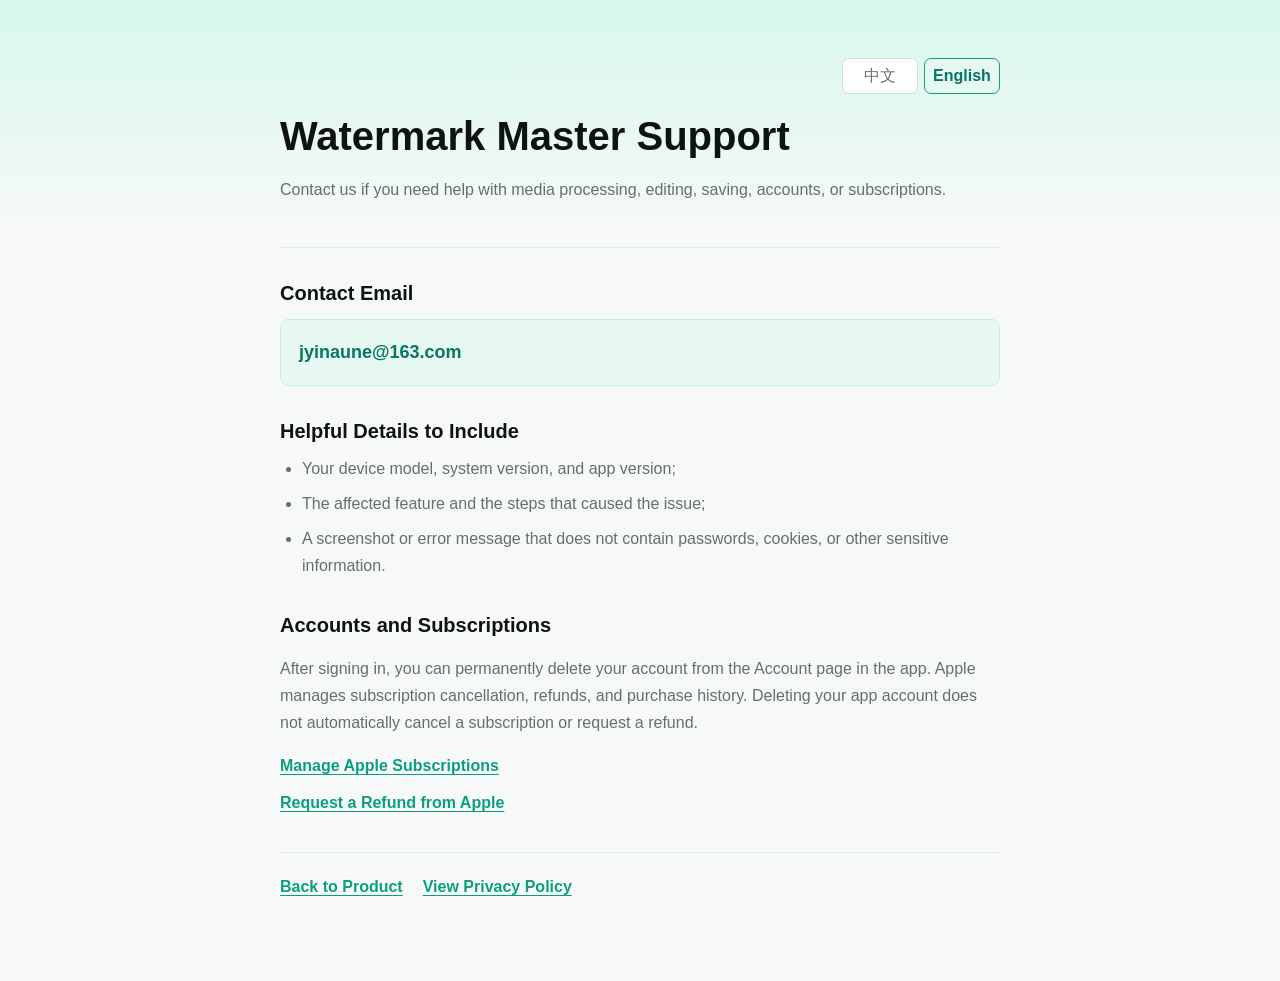
<file: uploader/support/index.html>
<!doctype html>
<html lang="zh-CN">
  <head>
    <meta charset="utf-8">
    <meta name="viewport" content="width=device-width, initial-scale=1">
    <meta name="color-scheme" content="light">
    <meta id="page-description" name="description" content="大神水印神器的联系邮箱、问题反馈、账号注销和订阅帮助。">
    <title>技术支持 - 大神水印神器</title>
    <style>
      :root { color-scheme: light; font-family: -apple-system, BlinkMacSystemFont, "PingFang SC", sans-serif; }
      * { box-sizing: border-box; }
      body { margin: 0; background: #f6f9f8; color: #0e1312; line-height: 1.7; }
      body::before { content: ""; position: fixed; inset: 0 0 auto; height: 220px; z-index: -1; background: linear-gradient(180deg, #d6f7ee 0%, rgba(214, 247, 238, 0) 100%); }
      main { width: min(720px, calc(100% - 36px)); margin: 0 auto; padding: 58px 0 80px; }
      header { padding-bottom: 28px; border-bottom: 1px solid #dfe9e6; }
      h1 { margin: 0 0 9px; font-size: clamp(30px, 7vw, 40px); line-height: 1.2; letter-spacing: 0; }
      h2 { margin: 32px 0 10px; font-size: 20px; line-height: 1.35; letter-spacing: 0; }
      p, li { color: #63706e; }
      ul { margin: 10px 0; padding-left: 22px; }
      li + li { margin-top: 8px; }
      a { color: #0c9f7f; font-weight: 600; text-decoration-thickness: 1px; text-underline-offset: 3px; }
      .contact { display: block; margin-top: 12px; padding: 17px 18px; color: #08765f; background: #e7f8f3; border: 1px solid #caeee4; border-radius: 8px; font-size: 18px; text-decoration: none; }
      .support-links { display: grid; gap: 10px; margin-top: 12px; }
      .support-links a { width: fit-content; }
      .footer-links { display: flex; flex-wrap: wrap; gap: 20px; margin-top: 36px; padding-top: 20px; border-top: 1px solid #dfe9e6; }
      .language-switch { display: flex; justify-content: flex-end; gap: 6px; margin-bottom: 18px; }
      .language-switch button { min-width: 76px; height: 36px; border: 1px solid #cae1db; border-radius: 7px; background: #fff; color: #63706e; font: inherit; cursor: pointer; }
      .language-switch button[aria-pressed="true"] { border-color: #0c9f7f; background: #e7f8f3; color: #08765f; font-weight: 700; }
      [data-language][hidden] { display: none; }
      @media (max-width: 520px) { main { padding-top: 40px; } }
    </style>
  </head>
  <body>
    <main>
      <nav class="language-switch" aria-label="语言 / Language">
        <button type="button" data-set-language="zh" aria-pressed="true">中文</button>
        <button type="button" data-set-language="en" aria-pressed="false">English</button>
      </nav>

      <article data-language="zh">
      <header>
        <h1>大神水印神器技术支持</h1>
        <p>遇到内容处理、编辑、保存、账号或订阅问题，请联系我们。</p>
      </header>

      <h2>联系邮箱</h2>
      <a class="contact" href="mailto:jyinaune@163.com">jyinaune@163.com</a>

      <h2>反馈时建议提供</h2>
      <ul>
        <li>设备型号、系统版本和 App 版本；</li>
        <li>出现问题的功能和操作步骤；</li>
        <li>不包含账号密码、Cookie 等敏感信息的截图或报错文字。</li>
      </ul>

      <h2>账号与订阅</h2>
      <p>登录后可在 App 的“我的”页面永久注销账号。自动续费的取消、退款和购买记录由 Apple 管理；注销 App 账号不会自动取消订阅或发起退款。</p>
      <div class="support-links">
        <a href="https://apps.apple.com/account/subscriptions">管理 Apple 订阅</a>
        <a href="https://support.apple.com/HT204084">向 Apple 申请退款</a>
      </div>

      <footer class="footer-links">
        <a href="../" data-localized-link>返回产品页</a>
        <a href="../privacy/" data-localized-link>查看隐私政策</a>
      </footer>
      </article>

      <article data-language="en" hidden>
        <header>
          <h1>Watermark Master Support</h1>
          <p>Contact us if you need help with media processing, editing, saving, accounts, or subscriptions.</p>
        </header>

        <h2>Contact Email</h2>
        <a class="contact" href="mailto:jyinaune@163.com">jyinaune@163.com</a>

        <h2>Helpful Details to Include</h2>
        <ul>
          <li>Your device model, system version, and app version;</li>
          <li>The affected feature and the steps that caused the issue;</li>
          <li>A screenshot or error message that does not contain passwords, cookies, or other sensitive information.</li>
        </ul>

        <h2>Accounts and Subscriptions</h2>
        <p>After signing in, you can permanently delete your account from the Account page in the app. Apple manages subscription cancellation, refunds, and purchase history. Deleting your app account does not automatically cancel a subscription or request a refund.</p>
        <div class="support-links">
          <a href="https://apps.apple.com/account/subscriptions">Manage Apple Subscriptions</a>
          <a href="https://support.apple.com/HT204084">Request a Refund from Apple</a>
        </div>

        <footer class="footer-links">
          <a href="../" data-localized-link>Back to Product</a>
          <a href="../privacy/" data-localized-link>View Privacy Policy</a>
        </footer>
      </article>
    </main>
    <script>
      (() => {
        const buttons = [...document.querySelectorAll("[data-set-language]")];
        const articles = [...document.querySelectorAll("[data-language]")];
        const links = [...document.querySelectorAll("[data-localized-link]")];
        const description = document.querySelector("#page-description");

        function normalizeLanguage(value) {
          const language = String(value || "").trim().toLowerCase();
          if (language.startsWith("zh")) return "zh";
          if (language.startsWith("en")) return "en";
          return null;
        }

        function readStoredLanguage() {
          try { return normalizeLanguage(localStorage.getItem("uploader-language")); }
          catch { return null; }
        }

        const requested = normalizeLanguage(new URLSearchParams(location.search).get("lang"));
        const stored = readStoredLanguage();
        const preferred = normalizeLanguage(navigator.languages?.[0] || navigator.language);

        function setLanguage(language, persist = true) {
          const selected = language === "zh" ? "zh" : "en";
          document.documentElement.lang = selected === "zh" ? "zh-CN" : "en";
          document.title = selected === "zh" ? "技术支持 - 大神水印神器" : "Support - Watermark Master";
          description.content = selected === "zh"
            ? "大神水印神器的联系邮箱、问题反馈、账号注销和订阅帮助。"
            : "Contact, troubleshooting, account deletion, and subscription help for Watermark Master.";
          articles.forEach(article => { article.hidden = article.dataset.language !== selected; });
          buttons.forEach(button => button.setAttribute("aria-pressed", String(button.dataset.setLanguage === selected)));
          links.forEach(link => {
            const url = new URL(link.href, location.href);
            url.searchParams.set("lang", selected);
            link.href = url.href;
          });
          if (persist) {
            try { localStorage.setItem("uploader-language", selected); } catch {}
          }
        }

        setLanguage(requested || stored || preferred || "en", false);
        buttons.forEach(button => button.addEventListener("click", () => setLanguage(button.dataset.setLanguage)));
      })();
    </script>
  </body>
</html>
</file>
<file: styles.css>
:root {
    --brand-blue: #007AFF;
    --brand-blue-hover: #1A87FF;
    --brand-blue-shadow: #0047FF;
    --duo-green: #58CC02;
    --duo-orange: #FF9600;
    --duo-red: #FF4B4B;
    --duo-purple: #A652FF;
    --bg-white: #FFFFFF;
    --text-black: #3C3C3C;
    --radius: 24px;
}

* { margin: 0; padding: 0; box-sizing: border-box; }
body { 
    font-family: -apple-system, BlinkMacSystemFont, "SF Pro Display", "PingFang SC", "Helvetica Neue", sans-serif; 
    background: var(--bg-white); 
    color: var(--text-black);
    overflow-x: hidden;
}

p { margin-bottom: 12px; }

/* 导航 */
.navbar { 
    padding: 20px 50px; 
    display: flex; 
    justify-content: space-between; 
    align-items: center; 
    border-bottom: 2px solid #F0F0F0; 
    background: rgba(255, 255, 255, 0.8);
    backdrop-filter: blur(10px);
    position: sticky;
    top: 0;
    z-index: 100;
}
.nav-brand { display: flex; align-items: center; gap: 12px; }
.nav-brand h2 { font-size: 20px; font-weight: 800; letter-spacing: -0.5px; }
.nav-logo { height: 36px; width: 36px; border-radius: 8px; object-fit: cover; }
.nav-links { display: flex; align-items: center; }
.nav-btn-main { 
    text-decoration: none; 
    font-weight: 800; 
    color: var(--brand-blue); 
    font-size: 15px; 
    padding: 8px 16px;
    border-radius: 12px;
    transition: 0.2s;
}
.nav-btn-main:hover { background: #F0F7FF; }

/* Hero 区 */
.hero { padding: 80px 50px 100px; display: flex; justify-content: center; background: radial-gradient(circle at top right, #F0F7FF 0%, #FFF 60%); }
.hero-main { max-width: 1200px; width: 100%; display: flex; align-items: center; gap: 60px; }
.hero-text { flex: 1.2; }
.hero-text h1 { font-size: 56px; line-height: 1.15; letter-spacing: -1.5px; margin-bottom: 24px; font-weight: 900; }
.blue-text { color: var(--brand-blue); }

/* 词库标签“线路图” - 流式响应式布局 */
.vocab-network { 
    margin-bottom: 40px; 
    display: flex; 
    flex-wrap: wrap; 
    gap: 10px; 
    align-items: center;
}
.v-tag { 
    padding: 8px 16px; 
    border-radius: 100px; 
    font-weight: 800; 
    font-size: 13px; 
    border: 2px solid #E5E5E5; 
    background: #FFF;
    transition: all 0.2s cubic-bezier(0.175, 0.885, 0.32, 1.275); 
    cursor: default;
    user-select: none;
}
.v-tag:hover { transform: translateY(-3px) scale(1.03); border-color: var(--brand-blue); box-shadow: 0 5px 15px rgba(0,122,255,0.1); }
.t-blue { color: var(--brand-blue); }
.t-green { color: var(--duo-green); }
.t-yellow { color: var(--duo-orange); }
.t-orange { color: var(--duo-orange); }
.t-red { color: var(--duo-red); }
.t-purple { color: var(--duo-purple); }
.v-line-connect { font-size: 13px; color: #999; font-weight: 800; letter-spacing: 1px; padding-left: 5px; }

/* 按钮：Duolingo 质感升级 */
.btn-express {
    display: inline-block; 
    padding: 20px 40px; 
    background: var(--brand-blue); 
    color: #FFF; 
    text-decoration: none; 
    border-radius: 18px; 
    font-weight: 800; 
    font-size: 18px;
    box-shadow: 0 6px 0 var(--brand-blue-shadow); 
    transition: transform 0.1s ease, box-shadow 0.1s ease, background-color 0.2s;
}
.btn-express:hover { background-color: var(--brand-blue-hover); transform: translateY(-2px); box-shadow: 0 8px 0 var(--brand-blue-shadow); }
.btn-express:active { transform: translateY(4px); box-shadow: 0 2px 0 var(--brand-blue-shadow); }

/* 【重点修复】手机模型自适应（解决压扁与跳脱问题） */
.hero-mockup { 
    flex: 0.8; 
    display: flex; 
    justify-content: center; 
    align-items: center;
}
.phone-case { 
    width: 100%;
    max-width: 290px; /* 控制桌面端标准大小 */
    background: #000;
    border: 11px solid #121212; 
    border-radius: 42px; 
    box-shadow: 0 40px 80px rgba(0,0,0,0.15);
    overflow: hidden;
    line-height: 0;   /* 移除图片底部的幽灵白边 */
}
.full-shot { 
    width: 100%; 
    height: auto;      /* 依靠图片本身高度撑开，决不强行扭曲比例 */
    display: block;
    object-fit: contain; 
}

/* 黑色滚动条（通用） */
.rolling-bar, .town-rolling-bar { background: #1a1a1a; padding: 15px 0; overflow: hidden; }
.rolling-inner, .town-rolling-inner { display: flex; width: max-content; animation: move 30s linear infinite; }
.rolling-inner span, .town-rolling-inner span { color: #fff; font-size: 14px; font-weight: 900; letter-spacing: 2px; padding: 0 40px; }

@keyframes move { 
    from { transform: translateX(0); } 
    to { transform: translateX(-50%); } 
}

/* 核心玩法四重奏 */
.gameplay-flow { padding: 100px 50px; max-width: 1300px; margin: 0 auto; }
.section-title { font-size: 38px; font-weight: 900; text-align: center; margin-bottom: 60px; letter-spacing: -0.5px; }
.shot-grid { display: grid; grid-template-columns: repeat(4, 1fr); gap: 30px; }
.shot-card { transition: 0.4s cubic-bezier(0.2, 0.8, 0.2, 1); }
.shot-card:hover { transform: translateY(-10px); }
.shot-frame { 
    width: 100%; 
    aspect-ratio: 9/16; 
    background: #F8F8F8; 
    border-radius: 20px; 
    overflow: hidden; 
    border: 1px solid #EEE;
    margin-bottom: 20px; 
    box-shadow: 0 10px 30px rgba(0,0,0,0.04);
}
.shot-frame img { width: 100%; height: 100%; object-fit: cover; }
.badge { 
    display: inline-block; padding: 4px 10px; background: #E5F2FF; 
    color: var(--brand-blue); border-radius: 8px; font-weight: 800; font-size: 11px; margin-bottom: 12px;
}
.shot-desc h3 { font-size: 20px; font-weight: 800; margin-bottom: 8px; }
.shot-desc p { font-size: 14px; color: #667085; line-height: 1.6; }


/* 【新增板块】中间蓝色、反向滚动的微倾斜过渡条 */
.mid-rolling-bar { 
    background: var(--brand-blue); 
    padding: 14px 0; 
    overflow: hidden; 
    transform: rotate(-1deg); /* 潮牌杂志感微倾斜 */
    margin: 50px 0;
    box-shadow: 0 8px 24px rgba(0, 122, 255, 0.15);
}
.mid-rolling-inner { 
    display: flex; 
    width: max-content; 
    animation: move-reverse 28s linear infinite; /* 与黑色错开，形成对冲视觉特效 */
}
.mid-rolling-inner span { 
    color: #fff; 
    font-size: 14px; 
    font-weight: 900; 
    letter-spacing: 2px; 
    padding: 0 45px; 
    text-transform: uppercase;
}

@keyframes move-reverse { 
    from { transform: translateX(-50%); } 
    to { transform: translateX(0); } 
}


/* 车站小镇特色区 */
.town-feature {
    max-width: 1300px;
    margin: 0 auto;
    padding: 60px 50px 80px;
    display: grid;
    grid-template-columns: 1fr 1.2fr;
    gap: 60px;
    align-items: center;
}
.town-copy h2 { font-size: 40px; font-weight: 900; line-height: 1.2; margin: 14px 0 20px; letter-spacing: -0.5px; }
.town-copy p { font-size: 16px; line-height: 1.7; color: #5F6B7A; }
.town-lead { font-weight: 700; color: #3C3C3C; margin-bottom: 16px; }
.town-detail-list { display: grid; gap: 20px; margin-top: 26px; }
.town-detail-list h3 { font-size: 18px; font-weight: 800; margin-bottom: 6px; color: #1a1a1a; }
.town-detail-list p { font-size: 14px; line-height: 1.6; margin-bottom: 0; }

.town-showcase { display: grid; grid-template-columns: 180px 1fr; gap: 20px; align-items: center; }
.town-phone { border: 8px solid #121212; border-radius: 30px; overflow: hidden; background: #000; box-shadow: 0 25px 50px rgba(0,0,0,0.12); }
.town-phone img { width: 100%; display: block; }
.town-panorama { display: grid; gap: 16px; }
.town-panorama img { width: 100%; display: block; border-radius: 16px; border: 1px solid #E8EEF5; box-shadow: 0 15px 35px rgba(0,0,0,0.06); }


/* 底部区域 */
.site-footer { margin-top: 80px; padding: 60px 40px 40px; background: #F7F9FC; border-top: 1px solid #EEF1F5; border-radius: 40px 40px 0 0; }
.footer-inner { max-width: 1200px; margin: 0 auto; display: flex; flex-direction: column; gap: 30px; }
.footer-brand { display: flex; align-items: center; gap: 14px; }
.footer-brand img { width: 44px; height: 44px; border-radius: 10px; }
.footer-brand h3 { font-size: 18px; font-weight: 800; margin-bottom: 2px; }
.footer-brand p { font-size: 13px; color: #8A8A8A; }
.footer-links { display: flex; gap: 24px; flex-wrap: wrap; }
.footer-links a { text-decoration: none; color: #5F6B7A; font-weight: 700; font-size: 14px; transition: 0.2s; }
.footer-links a:hover { color: var(--brand-blue); }
.footer-bottom { padding-top: 20px; border-top: 1px solid #EAECEF; font-size: 13px; color: #98A2B3; }

/* 微信遮罩层 */
.wx-mask { display: none; position: fixed; z-index: 9999; inset: 0; background: rgba(12, 16, 24, 0.68); backdrop-filter: blur(2px); justify-content: flex-end; align-items: stretch; padding: 18px 16px max(22px, env(safe-area-inset-bottom)); flex-direction: column; }
.wx-card { background: #fff; width: 100%; max-width: 520px; margin: 0 auto; border-radius: 20px; padding: 22px; box-shadow: 0 18px 50px rgba(0, 0, 0, 0.22); text-align: left; }
.wx-top-guide { position: fixed; top: 14px; right: 16px; display: flex; align-items: center; gap: 8px; padding: 8px 11px; border-radius: 999px; background: rgba(255, 255, 255, 0.94); color: #111827; font-size: 12px; font-weight: 700; box-shadow: 0 10px 30px rgba(0, 0, 0, 0.18); }
.wx-top-arrow { font-size: 18px; line-height: 1; color: #007AFF; }
.wx-card-head { display: flex; gap: 12px; align-items: center; }
.wx-card-head img { width: 46px; height: 46px; border-radius: 11px; }
.wx-card-head h2 { margin: 0 0 5px; font-size: 21px; color: #111827; }
.wx-card-head p { margin: 0; font-size: 13px; color: #667085; }
.wx-steps { display: grid; gap: 12px; margin: 22px 0 18px; }
.wx-step { display: grid; gap: 5px; padding: 14px; border-radius: 14px; background: #F5F8FF; color: #344054; font-size: 14px; line-height: 1.55; }
.wx-step b { color: #007AFF; font-size: 14px; }
.wx-step strong { color: #111827; }
.wx-copy { width: 100%; min-height: 46px; border: 1px solid #D0D5DD; border-radius: 14px; background: #fff; color: #344054; font-size: 15px; font-weight: 700; cursor: pointer; }
.wx-copy-primary { border: 0; background: #007AFF; color: #fff; }
.wx-copy-tip { height: 16px; margin-top: 8px; color: #12B76A; font-size: 12px; text-align: center; opacity: 0; transition: opacity 0.2s ease; }
.wx-copy-tip.active { opacity: 1; }
.wx-close { display: block; width: 100%; margin-top: 12px; border: 0; background: transparent; font-size: 12px; color: #98A2B3; text-align: center; cursor: pointer; }


/* --- 完美移动端响应式断点控制 --- */
@media (max-width: 1024px) {
    .hero-main { flex-direction: column; text-align: center; gap: 40px; }
    .vocab-network { justify-content: center; }
    .hero-mockup { width: 100%; }
    .phone-case { max-width: 260px; margin: 0 auto; } /* 平板上缩减外壳，保持紧凑 */
    .shot-grid { grid-template-columns: repeat(2, 1fr); gap: 24px; }
    .town-feature { grid-template-columns: 1fr; padding: 40px 30px; gap: 40px; }
    .town-copy { text-align: center; }
    .town-showcase { max-width: 500px; margin: 0 auto; }
}

@media (max-width: 768px) {
    .navbar { padding: 15px 24px; }
    .hero { padding: 40px 24px 60px; }
    .hero-text h1 { font-size: 38px; }
    .gameplay-flow { padding: 60px 24px; }
    .section-title { font-size: 30px; margin-bottom: 40px; }
    .wx-mask { justify-content: center; align-items: center; padding: 20px; }
    .wx-card { width: 100%; }
}

@media (max-width: 480px) {
    .shot-grid { grid-template-columns: 1fr; }
    .town-showcase { grid-template-columns: 1fr; gap: 20px; }
    .town-phone { max-width: 170px; margin: 0 auto; } /* 极窄手机屏上确保外壳不拥挤 */
    .phone-case { max-width: 220px; }                 /* 首屏截图在小手机上安全缩放，绝不拉伸变形 */
    .hero-text h1 { font-size: 31px; }
    .btn-express { width: 100%; text-align: center; padding: 16px 20px; font-size: 16px; }
}
</file>
<file: support/support.css>
:root {
    --brand-blue: #007AFF;
    --bg-white: #FFFFFF;
    --text-black: #3C3C3C;
}

* {
    margin: 0;
    padding: 0;
    box-sizing: border-box;
}

body {
    font-family: "SF Pro Display", "PingFang SC", sans-serif;
    background: #F8FBFF;
    color: var(--text-black);
}

/* nav */
.navbar {
    padding: 25px 50px;
    display: flex;
    justify-content: space-between;
    align-items: center;
    border-bottom: 2px solid #F0F0F0;
    background: white;
}

.nav-left {
    display: flex;
    align-items: center;
    gap: 12px;
}

.nav-logo {
    height: 32px;
    border-radius: 8px;
}

.nav-btn-main {
    text-decoration: none;
    font-weight: 800;
    color: var(--brand-blue);
    font-size: 14px;
}

/* hero */
.support-hero {
    padding: 100px 20px 70px;
    text-align: center;
    background: radial-gradient(circle at top right, #F0F7FF 0%, #FFF 60%);
}

.support-badge {
    display: inline-block;
    padding: 6px 12px;
    border-radius: 100px;
    background: #EAF4FF;
    color: var(--brand-blue);
    font-weight: 800;
    font-size: 12px;
    margin-bottom: 20px;
}

.support-hero h1 {
    font-size: 56px;
    margin-bottom: 18px;
}

.support-hero p {
    font-size: 18px;
    color: #667085;
}

/* content */
.support-content {
    max-width: 900px;
    margin: 0 auto;
    padding: 80px 20px;
}

.support-card {
    background: white;
    border-radius: 28px;
    padding: 35px;
    box-shadow: 0 12px 30px rgba(0,0,0,0.06);
    margin-bottom: 28px;
}

.support-card h3 {
    font-size: 26px;
    margin-bottom: 20px;
}

.support-card a {
    color: var(--brand-blue);
    font-weight: 700;
    text-decoration: none;
}

.sub-text {
    margin-top: 10px;
    color: #8A8A8A;
    font-size: 14px;
}

.faq-item {
    padding: 18px 0;
    border-bottom: 1px solid #F0F0F0;
}

.faq-item:last-child {
    border-bottom: none;
}

.faq-item strong {
    display: block;
    margin-bottom: 8px;
}

/* footer */
.site-footer {
    margin-top: 100px;
    padding: 80px 40px 50px;
    background: #F7F9FC;
    border-top: 1px solid #EEF1F5;
    border-radius: 48px 48px 0 0;
}

.footer-inner {
    max-width: 1200px;
    margin: 0 auto;
}

.footer-brand {
    display: flex;
    align-items: center;
    gap: 16px;
    margin-bottom: 30px;
}

.footer-brand img {
    width: 44px;
    border-radius: 12px;
}

.footer-brand h3 {
    font-size: 18px;
    margin-bottom: 4px;
}

.footer-brand p {
    font-size: 14px;
    color: #8A8A8A;
}

.footer-links {
    display: flex;
    gap: 24px;
    margin-bottom: 30px;
}

.footer-links a {
    text-decoration: none;
    color: #5F6B7A;
    font-weight: 700;
}

.footer-links a:hover {
    color: var(--brand-blue);
}

.footer-bottom {
    padding-top: 20px;
    border-top: 1px solid #EAECEF;
    color: #98A2B3;
    font-size: 13px;
}
</file>
<file: bazi/_next/static/chunks/0qu8o6zk-gd~u.css>
@font-face{font-family:moduleTitleFont;src:url(../media/AlimamaShuHeiTi_Bold-s.p.00-mq338mdt.v.ttf)format("truetype");font-display:swap;font-weight:700}@font-face{font-family:moduleTitleFont Fallback;src:local(Arial);ascent-override:86.56%;descent-override:23.3%;line-gap-override:0.0%;size-adjust:111.6%}.moduletitlefont_74f9e057-module__DF-B2a__className{font-family:moduleTitleFont,moduleTitleFont Fallback;font-weight:700}.moduletitlefont_74f9e057-module__DF-B2a__variable{--font-module-title:"moduleTitleFont", "moduleTitleFont Fallback"}
@layer properties{@supports (((-webkit-hyphens:none)) and (not (margin-trim:inline))) or ((-moz-orient:inline) and (not (color:rgb(from red r g b)))){*,:before,:after,::backdrop{--tw-rotate-x:initial;--tw-rotate-y:initial;--tw-rotate-z:initial;--tw-skew-x:initial;--tw-skew-y:initial}}}@layer theme{:root,:host{--spacing:.25rem;--default-font-family:var(--font-geist-sans);--default-mono-font-family:var(--font-geist-mono)}}@layer base{*,:after,:before,::backdrop{box-sizing:border-box;border:0 solid;margin:0;padding:0}::file-selector-button{box-sizing:border-box;border:0 solid;margin:0;padding:0}html,:host{-webkit-text-size-adjust:100%;tab-size:4;line-height:1.5;font-family:var(--default-font-family,ui-sans-serif, system-ui, sans-serif, "Apple Color Emoji", "Segoe UI Emoji", "Segoe UI Symbol", "Noto Color Emoji");font-feature-settings:var(--default-font-feature-settings,normal);font-variation-settings:var(--default-font-variation-settings,normal);-webkit-tap-highlight-color:transparent}hr{height:0;color:inherit;border-top-width:1px}abbr:where([title]){-webkit-text-decoration:underline dotted;text-decoration:underline dotted}h1,h2,h3,h4,h5,h6{font-size:inherit;font-weight:inherit}a{color:inherit;-webkit-text-decoration:inherit;-webkit-text-decoration:inherit;-webkit-text-decoration:inherit;-webkit-text-decoration:inherit;text-decoration:inherit}b,strong{font-weight:bolder}code,kbd,samp,pre{font-family:var(--default-mono-font-family,ui-monospace, SFMono-Regular, Menlo, Monaco, Consolas, "Liberation Mono", "Courier New", monospace);font-feature-settings:var(--default-mono-font-feature-settings,normal);font-variation-settings:var(--default-mono-font-variation-settings,normal);font-size:1em}small{font-size:80%}sub,sup{vertical-align:baseline;font-size:75%;line-height:0;position:relative}sub{bottom:-.25em}sup{top:-.5em}table{text-indent:0;border-color:inherit;border-collapse:collapse}:-moz-focusring{outline:auto}progress{vertical-align:baseline}summary{display:list-item}ol,ul,menu{list-style:none}img,svg,video,canvas,audio,iframe,embed,object{vertical-align:middle;display:block}img,video{max-width:100%;height:auto}button,input,select,optgroup,textarea{font:inherit;font-feature-settings:inherit;font-variation-settings:inherit;letter-spacing:inherit;color:inherit;opacity:1;background-color:#0000;border-radius:0}::file-selector-button{font:inherit;font-feature-settings:inherit;font-variation-settings:inherit;letter-spacing:inherit;color:inherit;opacity:1;background-color:#0000;border-radius:0}:where(select:is([multiple],[size])) optgroup{font-weight:bolder}:where(select:is([multiple],[size])) optgroup option{padding-inline-start:20px}::file-selector-button{margin-inline-end:4px}::placeholder{opacity:1}@supports (not ((-webkit-appearance:-apple-pay-button))) or (contain-intrinsic-size:1px){::placeholder{color:currentColor}@supports (color:color-mix(in lab, red, red)){::placeholder{color:color-mix(in oklab, currentcolor 50%, transparent)}}}textarea{resize:vertical}::-webkit-search-decoration{-webkit-appearance:none}::-webkit-date-and-time-value{min-height:1lh;text-align:inherit}::-webkit-datetime-edit{display:inline-flex}::-webkit-datetime-edit-fields-wrapper{padding:0}::-webkit-datetime-edit{padding-block:0}::-webkit-datetime-edit-year-field{padding-block:0}::-webkit-datetime-edit-month-field{padding-block:0}::-webkit-datetime-edit-day-field{padding-block:0}::-webkit-datetime-edit-hour-field{padding-block:0}::-webkit-datetime-edit-minute-field{padding-block:0}::-webkit-datetime-edit-second-field{padding-block:0}::-webkit-datetime-edit-millisecond-field{padding-block:0}::-webkit-datetime-edit-meridiem-field{padding-block:0}::-webkit-calendar-picker-indicator{line-height:1}:-moz-ui-invalid{box-shadow:none}button,input:where([type=button],[type=reset],[type=submit]){appearance:button}::file-selector-button{appearance:button}::-webkit-inner-spin-button{height:auto}::-webkit-outer-spin-button{height:auto}[hidden]:where(:not([hidden=until-found])){display:none!important}}@layer components;@layer utilities{.visible{visibility:visible}.absolute{position:absolute}.fixed{position:fixed}.relative{position:relative}.static{position:static}.start{inset-inline-start:var(--spacing)}.end{inset-inline-end:var(--spacing)}.block{display:block}.hidden{display:none}.table{display:table}.transform{transform:var(--tw-rotate-x,) var(--tw-rotate-y,) var(--tw-rotate-z,) var(--tw-skew-x,) var(--tw-skew-y,)}.rounded{border-radius:.25rem}.antialiased{-webkit-font-smoothing:antialiased;-moz-osx-font-smoothing:grayscale}}:root{--background:#f7f8f6;--foreground:#17211d;--ink-soft:#56615c;--jade:#11665a;--jade-deep:#0b3f38;--cinnabar:#b94532;--gold:#c59642;--paper:#fff;--paper-muted:#eef3ef;--line:#17211d24;--shadow:0 24px 70px #0d2d261f;--control-surface:#e7ece8;--control-border:#0b3f3847;--control-shadow:0 2px 0 #0b3f382e, 0 7px 16px #0d2d2614;--wood:#168554;--fire:#c81f1f;--earth:#8b6540;--metal:#b07a1c;--water:#2774c9}*{box-sizing:border-box}html{scroll-behavior:smooth}body{background:var(--background);color:var(--foreground);margin:0;font-family:Arial,Helvetica,sans-serif}.page-shell{touch-action:pan-y;min-height:100svh;overflow:clip visible}[data-element=木]{color:var(--wood)}[data-element=火]{color:var(--fire)}[data-element=土]{color:var(--earth)}[data-element=金]{color:var(--metal)}[data-element=水]{color:var(--water)}.gan-zhi-text,.five-element-text{white-space:nowrap;justify-content:center;align-items:baseline;gap:.08em;display:inline-flex}.gan-zhi-text b,.five-element-text b{color:inherit;font:inherit;font-weight:inherit}.result-topline strong .gan-zhi-text,.pillar-card>strong .gan-zhi-text,.fortune-grid strong .gan-zhi-text,.flow-grid strong .gan-zhi-text{color:inherit;font-size:inherit;font-weight:inherit;line-height:inherit;display:inline-flex}.gan-zhi-text b[data-element=木],.five-element-text b[data-element=木]{color:var(--wood)}.gan-zhi-text b[data-element=火],.five-element-text b[data-element=火]{color:var(--fire)}.gan-zhi-text b[data-element=土],.five-element-text b[data-element=土]{color:var(--earth)}.gan-zhi-text b[data-element=金],.five-element-text b[data-element=金]{color:var(--metal)}.gan-zhi-text b[data-element=水],.five-element-text b[data-element=水]{color:var(--water)}.na-yin-text{font-weight:700}a{color:inherit;text-decoration:none}button,input,select{font:inherit}button{-webkit-tap-highlight-color:transparent;transition:border-color .16s,background-color .16s,color .16s,box-shadow .16s,transform .12s}button:focus-visible{outline-offset:2px;outline:3px solid #c596429e}button:not(.brand):active{transform:translateY(1px)}.hero-shell{background:linear-gradient(115deg, #11665a1f, transparent 38%), linear-gradient(245deg, #b945321c, transparent 46%), var(--background);min-height:100svh;padding:22px;position:relative}.hero-shell.compact-shell{min-height:auto;padding-bottom:0}.hero-field{opacity:.45;pointer-events:none;background-image:linear-gradient(#11665a14 1px,#0000 1px),linear-gradient(90deg,#11665a14 1px,#0000 1px);background-size:48px 48px;position:absolute;inset:0;-webkit-mask-image:linear-gradient(#000,#0000 88%);mask-image:linear-gradient(#000,#0000 88%)}.app-frame{width:min(1440px,100%);margin:0 auto;position:relative}.site-header{justify-content:space-between;align-items:center;gap:18px;padding:10px 0 24px;display:flex}.header-actions{justify-content:flex-end;align-items:stretch;gap:8px;min-width:0;display:flex}.brand{cursor:pointer;text-align:left;background:0 0;border:0;align-items:center;gap:12px;min-width:0;padding:0;display:inline-flex}.brand-mark{background:var(--jade-deep);color:#fff;border:1px solid #11665a47;place-items:center;width:46px;height:46px;font-size:21px;font-weight:700;display:grid}.brand strong,.brand small{display:block}.brand strong{font-size:17px}.brand small{color:var(--ink-soft);margin-top:2px;font-size:12px}.header-context{border-left:3px solid var(--gold);text-align:right;-webkit-backdrop-filter:blur(16px);backdrop-filter:blur(16px);background:#ffffffb8;grid-template-columns:auto auto;align-items:baseline;gap:3px 12px;padding:10px 14px;display:grid}.header-context span{color:var(--cinnabar);font-size:10px;font-weight:800}.header-context strong{color:var(--foreground);font-size:14px}.header-context small{color:var(--ink-soft);grid-column:1/-1;font-size:10px}.account-trigger{cursor:pointer;background:var(--jade-deep);color:#fff;text-align:left;border:1px solid #062f2a;border-radius:6px;align-items:center;gap:9px;min-width:130px;min-height:54px;padding:8px 12px;display:flex;box-shadow:0 2px #041f1c,0 9px 20px #0a362f29}.account-trigger:hover{border-color:var(--gold);background:#105349}.account-trigger>svg{color:#edc872;flex:none}.account-trigger span,.account-trigger small,.account-trigger strong{min-width:0;display:block}.account-trigger span{max-width:120px}.account-trigger small{color:#b9ccc6;font-size:9px}.account-trigger strong{color:#fff;text-overflow:ellipsis;white-space:nowrap;margin-top:2px;font-size:12px;overflow:hidden}.product-tabs{background:#ffffffad;border:1px solid #0b3f382e;grid-template-columns:repeat(3,minmax(0,1fr));gap:8px;margin-bottom:18px;padding:7px;display:grid;box-shadow:0 14px 34px #0d2d2614}.auspicious-workspace{gap:24px;padding:24px 0 8px;display:grid}.auspicious-heading{margin-bottom:0}.auspicious-heading h1{font-family:var(--font-module-title), Arial, Helvetica, sans-serif;letter-spacing:0;margin:0;font-size:32px;line-height:1.16}.auspicious-builder{border-top:1px solid var(--line);border-bottom:1px solid var(--line);background:#ffffffb8;grid-template-columns:minmax(0,1.12fr) minmax(340px,.88fr);display:grid}.auspicious-step{min-width:0;padding:24px}.auspicious-step+.auspicious-step{border-left:1px solid var(--line)}.auspicious-step>header{grid-template-columns:36px minmax(0,1fr);gap:12px;margin-bottom:20px;display:grid}.auspicious-step>header>span{color:var(--cinnabar);font-size:12px;font-weight:900}.auspicious-step h2,.auspicious-step p{margin:0}.auspicious-step h2{font-family:var(--font-module-title), Arial, Helvetica, sans-serif;letter-spacing:0;font-size:21px}.auspicious-step header p{color:var(--ink-soft);margin-top:5px;font-size:12px;line-height:1.55}.auspicious-action-groups{gap:12px;display:grid}.auspicious-action-groups>div{grid-template-columns:72px minmax(0,1fr);align-items:center;gap:10px;display:grid}.auspicious-action-groups>div>strong{color:var(--ink-soft);font-size:11px}.auspicious-action-groups>div>div{grid-template-columns:repeat(2,minmax(0,1fr));gap:7px;display:grid}.auspicious-action-groups button{cursor:pointer;border:1px solid var(--control-border);background:var(--control-surface);min-width:0;min-height:42px;box-shadow:var(--control-shadow);color:var(--foreground);border-radius:6px;justify-content:center;align-items:center;font-size:14px;font-weight:750;display:flex;position:relative}.auspicious-action-groups button svg{position:absolute;left:9px}.auspicious-action-groups button:hover{border-color:var(--jade);background:#f4f6f4}.auspicious-action-groups button.active{border-color:var(--jade-deep);background:var(--jade-deep);color:#fff;box-shadow:0 2px #062d28,0 8px 16px #0b3f3829}.auspicious-action-summary{border-left:3px solid var(--gold);color:var(--jade-deep);background:#f3f5f2;grid-template-columns:24px minmax(0,1fr);gap:10px;margin-top:16px;padding:13px 14px;display:grid}.auspicious-action-summary strong,.auspicious-action-summary span{display:block}.auspicious-action-summary strong{font-size:14px}.auspicious-action-summary span{color:var(--ink-soft);margin-top:3px;font-size:11px;line-height:1.45}.auspicious-profile-strip{gap:10px;display:grid}.auspicious-profile-strip>div,.auspicious-profile-strip>label{border:1px solid var(--line-strong);background:#f8faf8;grid-template-columns:22px minmax(0,1fr) auto;align-items:center;gap:4px 8px;min-width:0;padding:12px;display:grid;position:relative}.auspicious-profile-strip>div svg{color:var(--jade);grid-row:1/3}.auspicious-profile-strip>div span,.auspicious-profile-strip>label>span{color:var(--ink-soft);font-size:10px;font-weight:800}.auspicious-profile-strip>div strong{font-size:13px}.auspicious-profile-strip>div small{color:var(--ink-soft);grid-area:1/3/3;font-size:10px}.auspicious-profile-strip>label{grid-template-columns:minmax(0,1fr) 18px}.auspicious-profile-strip>label>span{grid-column:1/3}.auspicious-profile-strip select{cursor:pointer;appearance:none;width:100%;min-width:0;color:var(--foreground);background:0 0;border:0;outline:0;font-size:13px;font-weight:750}.auspicious-profile-strip label svg{pointer-events:none;color:var(--jade)}.auspicious-condition-grid{gap:14px;margin-top:16px;display:grid}.auspicious-condition-grid fieldset{border:0;min-width:0;margin:0;padding:0}.auspicious-condition-grid legend{color:var(--ink-soft);margin-bottom:7px;font-size:10px;font-weight:800}.auspicious-segmented{background:#dfe6e1;border:1px solid #cad5cf;border-radius:7px;grid-template-columns:repeat(3,minmax(0,1fr));gap:5px;padding:5px;display:grid}.auspicious-segmented button{cursor:pointer;border:1px solid var(--control-border);background:var(--control-surface);min-width:0;min-height:38px;color:var(--foreground);border-radius:5px;font-size:12px;font-weight:750;box-shadow:0 2px #0b3f381f}.auspicious-segmented button.active{border-color:var(--jade);background:var(--jade);color:#fff;box-shadow:0 2px #073a33}.auspicious-error{border-left:3px solid var(--cinnabar);color:#8c3026;background:#fff3f0;padding:9px 11px;font-size:11px;line-height:1.5;margin-top:12px!important}.auspicious-search-button{cursor:pointer;border:1px solid var(--jade-deep);background:var(--jade-deep);color:#fff;border-radius:6px;justify-content:center;align-items:center;gap:8px;width:100%;min-height:50px;margin-top:16px;font-size:15px;font-weight:850;display:flex;box-shadow:0 3px #062d28,0 12px 20px #0b3f382e}.auspicious-search-button:disabled{cursor:wait;opacity:.65}.auspicious-results{border-top:4px solid var(--jade-deep);background:#fff;padding:24px;scroll-margin-top:12px}.auspicious-results-header{border-bottom:1px solid var(--line);justify-content:space-between;align-items:end;gap:18px;padding-bottom:18px;display:flex}.auspicious-results-header span{color:var(--cinnabar);font-size:11px;font-weight:850}.auspicious-results-header h2,.auspicious-results-header p{margin:0}.auspicious-results-header h2{font-family:var(--font-module-title), Arial, Helvetica, sans-serif;letter-spacing:0;margin-top:5px;font-size:28px}.auspicious-results-header p{color:var(--ink-soft);margin-top:6px;font-size:11px}.auspicious-results-header>div:last-child{color:var(--jade-deep);align-items:baseline;gap:5px;display:flex}.auspicious-results-header>div:last-child strong{font-size:32px}.auspicious-result-list{gap:12px;margin-top:18px;display:grid}.auspicious-result-list>article{border:1px solid var(--line-strong);background:#fbfcfb;border-radius:7px;grid-template-columns:90px 170px minmax(220px,.85fr) minmax(260px,1.15fr);min-width:0;display:grid;overflow:hidden}.auspicious-result-list>article.primary{border-color:var(--jade);box-shadow:inset 4px 0 0 var(--gold)}.auspicious-rank,.auspicious-date,.auspicious-core-result,.auspicious-reason{min-width:0;padding:16px}.auspicious-rank{text-align:center;background:#edf2ee;flex-direction:column;justify-content:center;display:flex}.auspicious-rank span{color:var(--cinnabar);font-size:11px;font-weight:900}.auspicious-rank strong{color:var(--jade-deep);margin-top:6px;font-size:30px;line-height:1}.auspicious-rank strong small{font-size:10px}.auspicious-rank i{color:var(--ink-soft);margin-top:6px;font-size:10px;font-style:normal}.auspicious-date{border-right:1px solid var(--line)}.auspicious-date>span,.auspicious-date>small{color:var(--ink-soft);font-size:10px;display:block}.auspicious-date>strong{margin:4px 0;font-size:20px;display:block}.auspicious-ganzhi{gap:2px;margin-top:9px;font-size:22px;display:inline-flex}.auspicious-ganzhi b{font-weight:850}.auspicious-day-signals{flex-wrap:wrap;gap:4px;margin-top:8px;display:flex}.auspicious-day-signals b{color:var(--jade-deep);background:#edf3ef;border:1px solid #c9d7d0;padding:3px 5px;font-size:9px}.auspicious-day-signals b[data-type=黑道]{color:#8d392d;background:#fff3ef;border-color:#e2c9c1}.auspicious-core-result,.auspicious-reason{border-right:1px solid var(--line)}.auspicious-core-result>span,.auspicious-reason>strong{color:var(--ink-soft);margin-bottom:7px;font-size:10px;font-weight:850;display:block}.auspicious-hour-picks{gap:6px;margin-bottom:12px;display:grid}.auspicious-hour-picks>div{border-left:2px solid var(--gold);background:#f4f6f3;grid-template-columns:18px minmax(0,1fr);align-items:center;gap:2px 6px;padding:7px 9px;display:grid}.auspicious-hour-picks svg{color:var(--jade);grid-row:1/3}.auspicious-hour-picks strong{font-size:12px}.auspicious-hour-picks small{color:var(--ink-soft);font-size:9px}.auspicious-suitable{flex-wrap:wrap;gap:4px;display:flex}.auspicious-suitable b{color:var(--jade-deep);background:#edf3ef;border:1px solid #cbd7d1;padding:3px 6px;font-size:9px}.auspicious-reason p{color:var(--ink-soft);margin:0 0 7px;padding-left:10px;font-size:10px;line-height:1.5;position:relative}.auspicious-reason p:before{background:var(--gold);content:"";width:4px;height:4px;position:absolute;top:.62em;left:0}.auspicious-evidence{border-top:1px solid var(--line);background:#fff;grid-column:1/-1}.auspicious-evidence summary{cursor:pointer;color:var(--jade-deep);padding:11px 16px;font-size:11px;font-weight:850}.auspicious-evidence[open] summary{border-bottom:1px solid var(--line)}.auspicious-vector-grid{grid-template-columns:repeat(6,minmax(0,1fr));gap:8px;padding:14px 16px 8px;display:grid}.auspicious-vector-grid>div{min-width:0}.auspicious-vector-grid span,.auspicious-vector-grid strong{display:block}.auspicious-vector-grid span{color:var(--ink-soft);font-size:9px}.auspicious-vector-grid strong{margin:3px 0 5px;font-size:15px}.auspicious-vector-grid i{background:#e5ebe7;height:4px;display:block;overflow:hidden}.auspicious-vector-grid i b{background:var(--jade);height:100%;display:block}.auspicious-vector-grid [data-risk=true] i b{background:var(--cinnabar)}.auspicious-participant-scores{color:var(--ink-soft);margin:6px 16px 0;font-size:10px}.auspicious-general-ledger{grid-template-columns:repeat(5,minmax(0,1fr));gap:6px;padding:8px 16px;display:grid}.auspicious-general-ledger>div{background:#f5f7f5;border-left:2px solid #c9d6cf;padding:7px 8px}.auspicious-general-ledger span,.auspicious-general-ledger strong{display:block}.auspicious-general-ledger span{color:var(--ink-soft);font-size:8px}.auspicious-general-ledger strong{margin-top:3px;font-size:11px}.auspicious-rule-tags{flex-wrap:wrap;gap:4px;padding:2px 16px 6px;display:flex}.auspicious-rule-tags b{color:var(--ink-soft);border:1px solid #d5ddd8;padding:3px 6px;font-size:8px}.auspicious-evidence ul{color:var(--ink-soft);flex-wrap:wrap;gap:5px 14px;margin:0;padding:10px 28px 16px;font-size:10px;display:flex}.auspicious-empty{border:1px solid var(--line);color:var(--ink-soft);text-align:center;justify-items:center;gap:6px;margin-top:18px;padding:32px;display:grid}.auspicious-empty strong{color:var(--foreground)}.auspicious-empty p,.auspicious-boundary{margin:0;font-size:11px;line-height:1.55}.auspicious-boundary{color:var(--ink-soft);margin-top:14px}.product-tabs button{cursor:pointer;border:1px solid var(--control-border);background:var(--control-surface);min-width:0;min-height:72px;box-shadow:var(--control-shadow);color:var(--foreground);text-align:left;grid-template-columns:42px minmax(0,1fr);padding:12px 16px;display:grid}.product-tabs button>span{color:var(--cinnabar);grid-row:1/3;align-self:center;font-size:12px;font-weight:900}.product-tabs button>strong{align-self:end;font-size:18px}.product-tabs button>small{color:var(--ink-soft);margin-top:4px;font-size:11px}.product-tabs button:hover{border-color:var(--jade);background:#f4f6f4}.product-tabs button.active{border-color:var(--jade-deep);background:var(--jade-deep);color:#fff;box-shadow:inset 0 0 0 1px #ffffff24,0 2px #062d28,0 10px 22px #0b3f3833}.product-tabs button.active>span{color:var(--gold)}.product-tabs button.active>small{color:#b9c8c1}.workspace{grid-template-columns:minmax(340px,.72fr) minmax(560px,1.28fr);align-items:start;gap:22px;display:grid}.divination-workspace{gap:10px;display:grid}.divination-heading{color:#fff;background:#101815;grid-template-columns:minmax(0,1fr) 170px;align-items:end;gap:28px;padding:32px 36px;display:grid}.divination-heading>div:first-child>span,.divination-question>header>span,.divination-cast>header>span,.divination-answer>span,.divination-judgment article>span,.changing-rule>header>span,.divination-action-plan>header>span,.divination-reasoning>header>span{color:#d9ad5f;font-size:11px;font-weight:900}.divination-heading h1{margin:12px 0 8px;font-size:42px;line-height:1.1}.divination-heading p{color:#b9c8c1;max-width:800px;margin:0;line-height:1.7}.divination-progress{border-left:3px solid var(--gold);grid-template-columns:auto 1fr;align-items:baseline;padding-left:18px;display:grid}.divination-progress strong{color:#f3d58c;font-size:46px;line-height:1}.divination-progress span{color:#fff;font-size:17px}.divination-progress small{color:#9eafa7;grid-column:1/-1;margin-top:8px}.divination-casting-layout{grid-template-columns:minmax(320px,.82fr) minmax(500px,1.18fr);gap:10px;display:grid}.divination-question,.divination-cast{background:#fff;padding:26px;box-shadow:0 16px 40px #0d2d2614}.divination-question>header,.divination-cast>header{border-bottom:1px solid var(--line);grid-template-columns:42px 1fr;align-items:start;gap:12px;padding-bottom:18px;display:grid}.divination-question>header strong,.divination-question>header small,.divination-cast>header strong,.divination-cast>header small{display:block}.divination-question>header strong,.divination-cast>header strong{color:var(--jade-deep);font-size:20px}.divination-question>header small,.divination-cast>header small{color:var(--ink-soft);margin-top:5px;line-height:1.5}.divination-question>label{gap:8px;margin-top:18px;display:grid;position:relative}.divination-question>label>span{color:var(--foreground);font-size:12px;font-weight:800}.divination-question select,.divination-question textarea{border:1px solid var(--control-border);width:100%;color:var(--foreground);background:#f8faf8;border-radius:6px;outline:none}.divination-question select{min-height:50px;padding:0 13px}.divination-question textarea{resize:vertical;min-height:132px;padding:13px;line-height:1.65}.divination-question select:focus,.divination-question textarea:focus{border-color:var(--jade);box-shadow:0 0 0 4px #11665a1f}.divination-question textarea+small{color:#8c9691;font-size:10px;position:absolute;bottom:8px;right:10px}.cast-mode-switch{grid-template-columns:1fr 1fr;gap:7px;margin-top:18px;display:grid}.cast-mode-switch button{cursor:pointer;border:1px solid var(--control-border);background:var(--control-surface);min-height:46px;box-shadow:var(--control-shadow);color:#33413b;font-weight:800}.cast-mode-switch button.active{border-color:var(--jade);background:var(--jade);color:#fff;box-shadow:0 2px #073a33}.cast-mode-switch button:disabled,.divination-question select:disabled,.divination-question textarea:disabled{cursor:not-allowed;opacity:.64}.cast-mode-note{color:var(--ink-soft);margin:14px 0 0;font-size:12px;line-height:1.6}.cast-line-stack{gap:5px;margin-top:18px;display:grid}.cast-line-row{background:#f4f6f4;border:1px solid #dfe5e1;grid-template-columns:62px minmax(150px,1fr) 124px 100px;align-items:center;gap:15px;min-height:58px;padding:8px 12px;display:grid}.cast-line-row.next{box-shadow:inset 4px 0 var(--gold);background:#fff9eb;border-color:#c59642bd}.cast-line-row>span:first-child{color:var(--cinnabar);font-size:13px;font-weight:900}.cast-line-row>span:first-child small{color:var(--ink-soft);margin-top:3px;font-size:10px;font-weight:500;display:block}.line-mark{justify-content:space-between;align-items:center;gap:18px;width:100%;min-width:110px;display:flex;position:relative}.line-mark>i{background:var(--jade-deep);height:9px;display:block}.line-mark.yang>i{width:100%}.line-mark.yin>i{width:calc(50% - 9px)}.line-mark>b{color:var(--cinnabar);font-size:16px;position:absolute;right:-24px}.coin-result{gap:5px;display:flex}.coin-result i{color:#503b17;background:#f2d58f;border:1px solid #b68a38;border-radius:50%;place-items:center;width:31px;height:31px;font-size:10px;font-style:normal;font-weight:900;display:grid}.coin-result i[data-side="2"]{color:#37453f;background:#dce3df;border-color:#80918a}.cast-line-row>b{color:var(--foreground);text-align:right;font-size:12px}.empty-line{color:#929c97;grid-column:2/-1;font-size:12px}.cast-primary-action{cursor:pointer;border:1px solid var(--jade);background:var(--jade);color:#fff;width:100%;min-height:56px;margin-top:14px;font-size:16px;font-weight:900;box-shadow:0 2px #073a33,0 10px 22px #0b3f3829}.cast-primary-action:disabled,.manual-line-actions button:disabled{cursor:not-allowed;box-shadow:none;color:#8a948f;background:#e4e8e5;border-color:#c6ceca}.manual-line-actions{grid-template-columns:repeat(4,minmax(0,1fr));gap:7px;margin-top:14px;display:grid}.manual-line-actions button{cursor:pointer;border:1px solid var(--control-border);background:var(--control-surface);min-height:58px;box-shadow:var(--control-shadow);color:var(--foreground)}.manual-line-actions button strong,.manual-line-actions button span{display:block}.manual-line-actions button strong{color:var(--jade-deep);font-size:19px}.manual-line-actions button span{margin-top:3px;font-size:10px}.cast-feedback{border-left:3px solid var(--cinnabar);color:#7f3326;background:#b9453212;margin:12px 0 0;padding:9px 11px;font-size:12px}.cast-reset{cursor:pointer;color:#8d382a;background:#f3ebe8;border:1px solid #b9453252;width:100%;min-height:42px;margin-top:9px;font-weight:800}.divination-result{gap:10px;margin-top:8px;display:grid}.divination-answer{border-left:5px solid var(--gold);background:#f5f1e7;padding:30px 32px}.divination-answer-meta{justify-content:space-between;align-items:center;gap:16px;display:flex}.divination-answer-meta>span{color:var(--cinnabar);font-size:11px;font-weight:900}.divination-answer-meta>b{color:#725018;background:#fff6de;border:1px solid #a97927;padding:6px 10px;font-size:11px}.divination-answer-meta>b[data-tendency=阻力偏大]{color:#8d382a;background:#fff0ed;border-color:#b86757}.divination-answer-meta>b[data-tendency=条件偏有利]{color:#12594c;background:#eaf5ef;border-color:#4e8a73}.divination-answer h2{color:#16241f;max-width:900px;margin:14px 0 10px;font-size:38px;line-height:1.18}.divination-answer p{max-width:920px;color:var(--ink-soft);margin:0;line-height:1.75}.divination-answer .divination-answer-description{color:#263b33;margin-top:10px;font-weight:700}.divination-answer>small{color:#766647;margin-top:13px;font-size:11px;display:block}.divination-answer>strong{color:var(--jade-deep);margin-top:18px;display:block}.divination-action-plan{color:#fff;background:#123f37;grid-template-columns:minmax(240px,.75fr) minmax(0,1.25fr);gap:24px 36px;padding:28px 32px;display:grid}.divination-action-plan>header>span{margin-bottom:11px;display:block}.divination-action-plan h3{color:#fff;margin:0;font-size:22px;line-height:1.45}.divination-action-plan ol{counter-reset:divination-action;gap:9px;margin:0;padding:0;list-style:none;display:grid}.divination-action-plan li{color:#dce9e4;counter-increment:divination-action;grid-template-columns:28px minmax(0,1fr);align-items:start;gap:10px;line-height:1.65;display:grid}.divination-action-plan li:before{color:#f3d58c;content:counter(divination-action);border:1px solid #f3d58c8c;place-items:center;width:25px;height:25px;font-size:10px;font-weight:900;display:grid}.divination-action-plan>p{color:#b9c8c1;border-top:1px solid #ffffff24;grid-column:1/-1;margin:0;padding-top:15px;line-height:1.65}.divination-action-plan>p strong{color:#efb3a9;margin-right:10px}.hexagram-result-grid{grid-template-columns:repeat(3,minmax(0,1fr));gap:8px;display:grid}.hexagram-card{background:#fff;border:1px solid #dce3df;min-height:300px;padding:22px}.hexagram-card[data-primary=true]{border-color:var(--gold);box-shadow:inset 4px 0 var(--gold)}.hexagram-card>div:first-child{justify-content:space-between;gap:12px;display:flex}.hexagram-card>div:first-child span{color:var(--cinnabar);font-size:11px;font-weight:900}.hexagram-card>div:first-child b{color:var(--ink-soft);font-size:11px}.hexagram-card-main{grid-template-columns:112px minmax(0,1fr);align-items:center;gap:22px;margin-top:24px;display:grid}.hexagram-figure{gap:7px;display:grid}.hexagram-figure .line-mark{min-width:0}.hexagram-figure .line-mark>i{height:7px}.hexagram-figure .line-mark>b{font-size:13px;right:-18px}.hexagram-card-main strong,.hexagram-card-main small{display:block}.hexagram-card-main strong{color:var(--jade-deep);font-size:25px;line-height:1.25}.hexagram-card-main small{color:var(--ink-soft);margin-top:8px}.hexagram-card>p{color:var(--ink-soft);border-top:1px solid #e1e5e2;margin:24px 0 0;padding-top:14px;line-height:1.6}.hexagram-card>blockquote{color:#2f3e38;border-left:2px solid #d7b56f;margin:12px 0 0;padding-left:12px;font-family:Songti SC,SimSun,serif;font-size:13px;line-height:1.65}.divination-reasoning{background:#fff;padding:28px 32px}.divination-reasoning>header{border-bottom:1px solid var(--line);max-width:780px;padding-bottom:18px}.divination-reasoning>header>span{color:var(--cinnabar)}.divination-reasoning>header h3{color:var(--jade-deep);margin:10px 0 7px;font-size:24px}.divination-reasoning>header p{color:var(--ink-soft);margin:0;line-height:1.65}.divination-reasoning>div{margin-top:6px;display:grid}.divination-reasoning article{border-bottom:1px solid #e5e9e6;grid-template-columns:46px minmax(0,1fr);gap:16px;padding:20px 0;display:grid}.divination-reasoning article:last-child{border-bottom:0;padding-bottom:0}.divination-reasoning article>span{color:#c3943e;font-size:12px;font-weight:900}.divination-reasoning article small{color:var(--cinnabar);font-size:10px;font-weight:900}.divination-reasoning article h4{color:#20322b;margin:5px 0 9px;font-size:18px}.divination-reasoning article blockquote{color:#634c22;margin:0;font-family:Songti SC,SimSun,serif;line-height:1.7}.divination-reasoning article p{color:var(--ink-soft);margin:8px 0 0;line-height:1.65}.divination-judgment{grid-template-columns:repeat(2,minmax(0,1fr));gap:8px;display:grid}.divination-judgment article{color:#fff;background:#18231f;padding:24px}.divination-judgment h3{color:#f5f1e7;margin:24px 0 12px;font-size:21px;line-height:1.45}.divination-judgment p{color:#b9c8c1;margin:0;line-height:1.7}.changing-rule{background:#fff;padding:26px}.changing-rule>header{border-bottom:1px solid var(--line);padding-bottom:18px}.changing-rule h3{color:var(--jade-deep);margin:12px 0 8px;font-size:24px}.changing-rule header p{color:var(--ink-soft);margin:0;line-height:1.65}.changing-rule>div{grid-template-columns:repeat(3,minmax(0,1fr));gap:7px;margin-top:18px;display:grid}.changing-rule article{background:#f4f6f4;border:1px solid #dfe5e1;grid-template-columns:90px 1fr auto;align-items:center;gap:14px;min-height:72px;padding:12px;display:grid}.changing-rule article[data-focus=true]{border-color:var(--gold);background:#fff8e9}.changing-rule article .line-mark{min-width:0}.changing-rule article strong{color:var(--foreground)}.changing-rule article>span{color:var(--ink-soft);font-size:11px}.changing-rule article>b{color:var(--cinnabar);grid-column:2/-1;font-size:10px}.changing-rule>p{color:var(--ink-soft);margin:18px 0 0}.divination-method{color:#fff;background:#18231f;border:1px solid #ffffff29}.divination-method summary{cursor:pointer;padding:18px 20px;font-weight:800}.divination-method>div{border-top:1px solid #ffffff1f;padding:4px 20px 18px}.divination-method section{border-left:2px solid #d9ad5fad;margin-top:14px;padding-left:15px}.divination-method section>strong{color:#f3d58c;margin-top:15px;font-size:12px;display:block}.divination-method p{color:#b9c8c1;margin:13px 0 0;line-height:1.65}.divination-restart{cursor:pointer;border:1px solid var(--gold);background:var(--gold);color:#211b12;min-height:50px;font-weight:900;box-shadow:0 2px #8d661f}.workspace-input-stack{grid-template-columns:minmax(0,1fr);gap:10px}.workspace-input-stack .input-panel{min-height:auto}.result-column{gap:10px;min-width:0;display:grid}.result-hub{box-shadow:var(--shadow);background:#fff;border:1px solid #11665a33;scroll-margin-top:10px}.result-hub>header{color:#fff;background:#101815;justify-content:space-between;align-items:center;gap:18px;padding:16px 18px;display:flex}.result-hub>header div{gap:3px;display:grid}.result-hub>header span{color:#f3d58c;font-size:10px;font-weight:900}.result-hub.confirmed>header span{color:#72c7a6}.result-hub>header strong{font-size:19px}.result-hub>header small{color:#aebbb5;font-size:11px}.result-nav-grid{background:#dce4df;grid-template-columns:repeat(5,minmax(0,1fr));gap:6px;padding:6px;display:grid}.result-nav-grid button{cursor:pointer;border:1px solid var(--control-border);background:var(--control-surface);min-width:0;min-height:96px;box-shadow:var(--control-shadow);color:var(--foreground);text-align:left;padding:14px 13px;display:grid}.result-nav-grid button>span,.result-nav-grid button>strong,.result-nav-grid button>small{display:block}.result-nav-grid button>span{color:var(--cinnabar);font-size:10px;font-weight:900}.result-nav-grid button>strong{align-self:end;margin-top:12px;font-size:16px;line-height:1.2}.result-nav-grid button>small{color:var(--ink-soft);margin-top:4px;font-size:10px;line-height:1.35}.result-nav-grid button:hover{border-color:var(--jade);background:#f2f5f2;box-shadow:0 2px #0b3f383d,0 9px 20px #0d2d261f}.result-nav-grid button.active{background:var(--gold);color:#211b12;border-color:#a87926;box-shadow:inset 0 0 0 1px #ffffff47,0 2px #8d661f,0 8px 18px #5e4a222e}.result-nav-grid button.active>span,.result-nav-grid button.active>small{color:#5e4a22}.input-panel,.result-panel,.insight-band,.fortune-band{border:1px solid var(--line);box-shadow:var(--shadow);-webkit-backdrop-filter:blur(18px);backdrop-filter:blur(18px);background:#ffffffd1}.input-panel{flex-direction:column;justify-content:space-between;min-height:650px;padding:clamp(24px,4vw,48px);display:flex}.eyebrow{color:var(--cinnabar);margin:0 0 13px;font-size:13px;font-weight:700}h1,h2,h3,p{margin-top:0}h1{letter-spacing:0;max-width:620px;margin-bottom:18px;font-size:clamp(38px,5.4vw,76px);line-height:1.02}.intro{max-width:570px;color:var(--ink-soft);margin-bottom:32px;font-size:16px;line-height:1.78}.birth-form{gap:16px;display:grid}.birth-form label,.birth-form fieldset{border:0;gap:9px;margin:0;padding:0;display:grid}.birth-form span,.birth-form legend{color:var(--ink-soft);font-size:13px;font-weight:700}.birth-form input,.birth-form select{border:1px solid var(--line);width:100%;min-height:52px;color:var(--foreground);background:#fff;border-radius:6px;outline:none;padding:0 15px}.birth-form input:focus,.birth-form select:focus{border-color:var(--jade);box-shadow:0 0 0 4px #11665a1f}.solar-fields,.lunar-fields,.focus-fields{grid-template-columns:repeat(3,minmax(0,1fr));gap:10px;display:grid}.focus-fields{grid-template-columns:1fr 1fr}.segmented-control{grid-template-columns:1fr 1fr;gap:9px;display:grid}.segmented-control button{cursor:pointer;border:1px solid var(--control-border);background:var(--control-surface);min-height:48px;box-shadow:var(--control-shadow);color:#33413b;border-radius:6px;font-weight:700}.segmented-control button:hover{border-color:var(--jade);color:var(--jade-deep);background:#f4f6f4}.segmented-control button.active{border-color:var(--jade);background:var(--jade);color:#fff;box-shadow:inset 0 0 0 1px #fff3,0 2px #073a33,0 8px 18px #0b3f382e}.birth-confirm{gap:9px;display:grid}.birth-confirm button{cursor:pointer;border:1px solid var(--jade);background:var(--jade);color:#fff;border-radius:6px;min-height:62px;font-size:16px;font-weight:900}.birth-confirm button.confirmed{background:var(--gold);color:#211b12;border-color:#b58a36}.birth-confirm>div{border-left:3px solid var(--line);gap:4px;padding:7px 10px;display:grid}.birth-confirm>div[data-state=success]{border-color:var(--jade);background:#11665a0f}.birth-confirm>div strong{color:var(--foreground);font-size:12px}.birth-confirm>div span{color:#7b8781;font-size:10px;line-height:1.5}.save-toast{z-index:100;border-left:5px solid var(--gold);color:#fff;background:#101815;gap:4px;width:min(420px,100% - 32px);padding:17px 20px;display:grid;position:fixed;bottom:88px;right:24px;box-shadow:0 18px 60px #11181547}.save-toast strong{color:#f3d58c;font-size:12px}.save-toast span{color:#d5dfda;font-size:13px;line-height:1.5}.account-modal-backdrop{z-index:240;-webkit-backdrop-filter:blur(8px);backdrop-filter:blur(8px);background:#060e0bc2;place-items:center;padding:20px;display:grid;position:fixed;inset:0;overflow-y:auto}.account-modal{background:#fff;border:1px solid #c5964280;border-radius:8px;width:min(520px,100%);max-height:calc(100svh - 40px);position:relative;overflow-y:auto;box-shadow:0 30px 100px #0000005c}.account-modal-close{z-index:2;cursor:pointer;color:#fff;background:#031e1ab8;border:1px solid #ffffff3d;border-radius:4px;place-items:center;width:36px;height:36px;display:grid;position:absolute;top:12px;right:12px}.account-modal-header{background:var(--jade-deep);color:#fff;align-items:center;gap:15px;min-height:142px;padding:34px 62px 30px 30px;display:flex}.account-modal-icon{color:#edc872;background:#ffffff14;border:1px solid #eeca777a;border-radius:6px;flex:none;place-items:center;width:50px;height:50px;display:grid}.account-modal-header small,.account-modal-header h2{margin:0;display:block}.account-modal-header small{color:#edc872;font-size:10px;font-weight:800}.account-modal-header h2{color:#fff;font-family:var(--font-module-title), Arial, Helvetica, sans-serif;letter-spacing:0;margin-top:7px;font-size:22px;line-height:1.35}.account-content{gap:20px;padding:26px 30px 30px;display:grid}.account-mode-tabs{border:1px solid var(--control-border);background:#edf2ef;border-radius:6px;grid-template-columns:repeat(2,minmax(0,1fr));gap:7px;padding:5px;display:grid}.account-mode-tabs button{cursor:pointer;color:#40534c;background:#f8faf9;border:1px solid #b6c3bd;border-radius:4px;justify-content:center;align-items:center;gap:7px;min-height:42px;font-size:13px;font-weight:800;display:inline-flex;box-shadow:0 1px 2px #11231d14}.account-mode-tabs button.active{border-color:var(--jade-deep);background:var(--jade-deep);color:#fff;box-shadow:0 2px #041f1c}.account-identity{border-bottom:1px solid var(--line);grid-template-columns:48px minmax(0,1fr) auto;align-items:center;gap:12px;padding-bottom:20px;display:grid}.account-identity>span{width:48px;height:48px;color:var(--jade-deep);background:#e5efeb;border-radius:6px;place-items:center;font-size:19px;font-weight:900;display:grid}.account-identity strong,.account-identity small{display:block}.account-identity strong{color:var(--foreground);font-size:15px}.account-identity small{color:var(--ink-soft);text-overflow:ellipsis;white-space:nowrap;margin-top:4px;font-size:11px;overflow:hidden}.account-identity b{color:var(--jade);align-items:center;gap:4px;font-size:10px;display:inline-flex}.account-status-list{border-block:1px solid var(--line);margin:0;display:grid}.account-status-list>div{border-bottom:1px solid var(--line);justify-content:space-between;align-items:center;gap:16px;min-height:48px;display:flex}.account-status-list>div:last-child{border-bottom:0}.account-status-list dt,.account-status-list dd{margin:0}.account-status-list dt{color:var(--ink-soft);align-items:center;gap:9px;font-size:12px;display:flex}.account-status-list dt svg{color:var(--jade)}.account-status-list dd{color:var(--foreground);font-size:12px;font-weight:800}.account-sync-note,.account-setup>p{color:var(--ink-soft);margin:0;font-size:12px;line-height:1.7}.account-form{gap:10px;display:grid}.account-form label{color:var(--foreground);font-size:12px;font-weight:800}.account-input-shell{border:1px solid var(--control-border);background:#f4f7f5;border-radius:5px;align-items:center;gap:10px;min-height:50px;padding:0 14px;display:flex}.account-input-shell:focus-within{border-color:var(--jade);box-shadow:0 0 0 3px #11665a1f}.account-input-shell svg{color:var(--jade);flex:none}.account-input-shell input{width:100%;min-width:0;color:var(--foreground);background:0 0;border:0;outline:0;font-size:14px}.account-input-shell input::placeholder{color:#8b9691}.account-password-toggle{cursor:pointer;width:34px;height:34px;color:var(--ink-soft);background:#fff;border:1px solid #c6d1cc;border-radius:4px;flex:none;place-items:center;display:grid}.account-password-toggle svg{color:currentColor}.account-primary-action,.account-secondary-action{cursor:pointer;border-radius:5px;justify-content:center;align-items:center;gap:8px;min-height:46px;padding:0 18px;font-size:13px;font-weight:800;display:inline-flex}.account-primary-action{background:var(--jade-deep);color:#fff;border:1px solid #062f2a;margin-top:6px;box-shadow:0 2px #041f1c}.account-primary-action:hover{background:#105349}.account-secondary-action{border:1px solid var(--control-border);background:var(--control-surface);box-shadow:var(--control-shadow);color:var(--foreground);justify-self:start}.account-primary-action:disabled,.account-secondary-action:disabled{cursor:wait;opacity:.65}.account-form>small{color:var(--ink-soft);text-align:center;font-size:10px;line-height:1.5}.account-text-action{cursor:pointer;color:var(--jade);background:0 0;border:0;justify-self:center;padding:7px;font-size:12px;font-weight:800}.account-spinner{animation:.8s linear infinite account-spin}@keyframes account-spin{to{transform:rotate(360deg)}}.account-setup ol{border-block:1px solid var(--line);gap:0;margin:0;padding:0;list-style:none;display:grid}.account-setup li{border-bottom:1px solid var(--line);align-items:center;gap:11px;min-height:48px;display:flex}.account-setup li:last-child{border-bottom:0}.account-setup li span{background:var(--paper-muted);width:24px;height:24px;color:var(--jade);border-radius:4px;place-items:center;font-size:10px;font-weight:900;display:grid}.account-setup li strong{color:var(--foreground);font-size:12px}.account-local-state{border-left:4px solid var(--gold);background:#f3f5f3;grid-template-columns:auto 1fr auto;align-items:center;gap:10px;min-height:50px;padding:10px 13px;display:grid}.account-local-state svg{color:var(--jade)}.account-local-state span{color:var(--ink-soft);font-size:11px}.account-local-state strong{color:var(--foreground);font-size:12px}.account-feedback{border-left:4px solid;margin:0 30px 26px;padding:11px 13px;font-size:11px;line-height:1.55}.account-feedback.success{border-color:var(--jade);color:var(--jade-deep);background:#11665a14}.account-feedback.error{border-color:var(--cinnabar);color:#822f23;background:#b9453214}.support-entry{z-index:90;cursor:pointer;color:#fff;text-align:left;background:#101815;border:1px solid #d9ad5fbd;border-radius:6px;grid-template-columns:32px auto;align-items:center;gap:10px;min-width:142px;min-height:54px;padding:8px 13px 8px 9px;display:grid;position:fixed;bottom:22px;right:22px;box-shadow:0 2px #050b09,0 14px 34px #0a1e1847}.support-entry:hover,.support-entry:focus-visible{background:#1a2924;border-color:#f0cd81;outline:none;transform:translateY(-1px)}.support-entry-mark{background:var(--gold);color:#211b12;border-radius:4px;place-items:center;width:32px;height:32px;font-size:17px;font-weight:900;display:grid}.support-entry strong,.support-entry small{display:block}.support-entry strong{color:#fff;font-size:13px}.support-entry small{color:#b8c6c0;margin-top:2px;font-size:9px}.support-nudge{z-index:91;border:1px solid #11665a3d;border-left:5px solid var(--gold);background:#fff;border-radius:6px;gap:7px;width:min(330px,100% - 32px);padding:17px 46px 17px 18px;display:grid;position:fixed;bottom:86px;right:22px;box-shadow:0 18px 60px #1118153d}.support-nudge>span{color:var(--cinnabar);font-size:10px;font-weight:900}.support-nudge>strong{color:var(--jade-deep);font-size:16px;line-height:1.4}.support-nudge p{color:var(--ink-soft);margin:0;font-size:12px;line-height:1.6}.support-nudge-close{cursor:pointer;border:1px solid var(--line);color:#4c5b55;background:#f4f6f4;border-radius:4px;place-items:center;width:30px;height:30px;font-size:19px;line-height:1;display:grid;position:absolute;top:9px;right:9px}.support-nudge-action{cursor:pointer;border:1px solid var(--jade-deep);background:var(--jade-deep);color:#fff;border-radius:4px;justify-self:start;min-height:36px;margin-top:3px;padding:0 13px;font-weight:800;box-shadow:0 2px #062d28}.support-modal-backdrop{z-index:220;-webkit-backdrop-filter:blur(8px);backdrop-filter:blur(8px);background:#060e0bc2;place-items:center;padding:24px;display:grid;position:fixed;inset:0;overflow-y:auto}.support-modal{background:#fff;border:1px solid #d9ad5f80;border-radius:8px;grid-template-columns:minmax(260px,.76fr) minmax(360px,1.24fr);width:min(860px,100%);max-height:calc(100svh - 48px);display:grid;position:relative;overflow:hidden;box-shadow:0 30px 100px #0000005c}.support-modal-close{z-index:2;cursor:pointer;color:#fff;background:#071c17b8;border:1px solid #ffffff38;border-radius:4px;place-items:center;width:36px;height:36px;font-size:22px;line-height:1;display:grid;position:absolute;top:12px;right:12px}.support-modal-close:focus-visible,.support-payment-tabs button:focus-visible,.support-download:focus-visible{outline-offset:2px;outline:3px solid #d9ad5f85}.support-modal-intro{color:#fff;background:#10221c;flex-direction:column;min-height:560px;padding:42px 32px 30px;display:flex}.support-modal-intro>span{color:#e4b861;font-size:11px;font-weight:900}.support-modal-intro h2{color:#fff;margin:18px 0 16px;font-size:34px;line-height:1.15}.support-modal-intro>p{color:#bdcbc5;margin:0;line-height:1.75}.support-modal-intro dl{gap:8px;margin:auto 0 0;display:grid}.support-modal-intro dl>div{border-top:1px solid #ffffff21;padding-top:13px}.support-modal-intro dt{color:#e4b861;font-size:10px;font-weight:900}.support-modal-intro dd{color:#d9e3df;margin:5px 0 0;font-size:12px;line-height:1.55}.support-payment{background:#f4f6f4;align-content:start;justify-items:center;gap:14px;min-width:0;padding:28px 32px 24px;display:grid;overflow-y:auto}.support-payment-tabs{grid-template-columns:repeat(2,minmax(0,1fr));gap:7px;width:100%;padding-right:42px;display:grid}.support-payment-tabs button{cursor:pointer;border:1px solid var(--control-border);min-height:58px;box-shadow:var(--control-shadow);color:var(--foreground);text-align:left;background:#fff;border-radius:5px;grid-template-columns:10px minmax(0,1fr);align-items:center;gap:8px;padding:8px 10px;display:grid}.support-payment-tabs button>i{background:#8c9691;border-radius:2px;width:10px;height:28px}.support-payment-tabs button[data-method=alipay]>i{background:#1677ff}.support-payment-tabs button[data-method=wechat]>i{background:#07c160}.support-payment-tabs button.active{border-color:var(--jade-deep);background:#eaf1ee;box-shadow:inset 0 0 0 1px #11665a29,0 2px #b5c7c0}.support-payment-tabs strong,.support-payment-tabs small{display:block}.support-payment-tabs strong{font-size:13px}.support-payment-tabs small{color:var(--ink-soft);margin-top:3px;font-size:9px}.support-code-viewport{aspect-ratio:1;background:#fff;border:12px solid #fff;border-radius:6px;width:min(330px,100%);position:relative;overflow:hidden;box-shadow:0 12px 36px #11282021}.support-code-viewport img{-webkit-user-select:none;user-select:none;max-width:none;display:block;position:absolute}.support-code-viewport[data-method=alipay] img{width:180%;top:-112%;left:-40%}.support-code-viewport[data-method=wechat] img{width:212%;top:-70%;left:-56%}.support-code-meta{border-top:1px solid #d8dfdb;grid-template-columns:auto minmax(0,1fr);align-items:center;gap:14px;width:min(380px,100%);padding-top:13px;display:grid}.support-code-meta span,.support-code-meta strong{display:block}.support-code-meta span{color:var(--cinnabar);font-size:9px;font-weight:900}.support-code-meta strong{color:var(--jade-deep);margin-top:3px;font-size:15px}.support-code-meta p{color:var(--ink-soft);margin:0;font-size:11px;line-height:1.55}.support-download{border:1px solid var(--jade-deep);background:var(--jade-deep);color:#fff;border-radius:5px;place-items:center;width:min(380px,100%);min-height:44px;font-size:12px;font-weight:900;text-decoration:none;display:grid;box-shadow:0 2px #062d28}.saved-births{border:1px solid var(--line);background:#fff;margin-top:18px}.saved-births header{border-bottom:1px solid var(--line);background:var(--paper-muted);justify-content:space-between;align-items:center;gap:12px;padding:11px 12px;display:flex}.saved-births header strong{color:var(--jade-deep);font-size:13px}.saved-births header span{color:var(--ink-soft);font-size:11px}.saved-births ul{max-height:260px;margin:0;padding:0;list-style:none;display:grid;overflow-y:auto}.saved-births li{border-bottom:1px solid #17211d14;grid-template-columns:minmax(0,1fr) 38px;align-items:stretch;display:grid}.saved-births li:last-child{border-bottom:0}.saved-births li.active{box-shadow:inset 3px 0 var(--gold);background:#fff8e9}.saved-birth-select,.saved-birth-remove{cursor:pointer;background:0 0;border:1px solid #0000}.saved-birth-select{text-align:left;min-width:0;padding:10px 12px}.saved-birth-select:hover{background:var(--control-surface);box-shadow:inset 3px 0 var(--jade);border-color:#11665a33}.saved-birth-select strong,.saved-birth-select span{display:block}.saved-birth-select strong{color:var(--foreground);text-overflow:ellipsis;white-space:nowrap;font-size:13px;overflow:hidden}.saved-birth-select span{color:var(--ink-soft);text-overflow:ellipsis;white-space:nowrap;margin-top:4px;font-size:11px;line-height:1.4;overflow:hidden}.saved-birth-remove{color:#8b9691;background:#f1e9e6;border-color:#b945322e;margin:4px;font-size:21px}.saved-birth-remove:hover{color:var(--cinnabar);background:#b9453214}.saved-births>p{color:#8a938f;text-align:center;margin:0;padding:16px 12px;font-size:12px}.time-grid{grid-template-columns:repeat(2,minmax(0,1fr));gap:8px;margin-top:28px;display:grid}.time-grid span{min-height:34px;color:var(--ink-soft);background:#eef3efc7;border:1px solid #11665a2e;padding:8px 9px;font-size:12px;line-height:1.2}.result-panel{min-height:650px;padding:clamp(20px,3vw,34px)}.result-topline{grid-template-columns:repeat(3,minmax(0,1fr));gap:10px;margin-bottom:12px;display:grid}.result-topline div{border:1px solid var(--line);background:var(--jade-deep);color:#fff;min-height:112px;padding:18px}.result-topline span,.pillar-card span,.extra-grid span,.fortune-grid span{color:#ffffffb8;font-size:13px;display:block}.result-topline strong{margin-top:10px;font-size:clamp(34px,5vw,52px);line-height:1;display:block}.meta-strip{flex-wrap:wrap;gap:8px;margin-bottom:16px;display:flex}.meta-strip span{background:var(--paper-muted);color:var(--ink-soft);border:1px solid #11665a2e;padding:8px 10px;font-size:13px}.pillar-grid{grid-template-columns:repeat(4,minmax(0,1fr));gap:10px;display:grid}.basic-mobile-table-wrap{display:none}.pillar-card{border:1px solid var(--line);background:var(--paper);min-width:0;padding:18px}.pillar-card span{color:var(--cinnabar);font-weight:700}.pillar-card>strong{color:var(--jade-deep);margin:10px 0 18px;font-size:clamp(26px,3vw,40px);line-height:1;display:block}.pillar-card dl{gap:11px;margin:0;display:grid}.pillar-card div{border-top:1px solid var(--line);padding-top:9px}.pillar-card dt{color:var(--ink-soft);font-size:12px}.pillar-card dd{overflow-wrap:anywhere;color:var(--foreground);margin:3px 0 0;font-size:13px;line-height:1.5}.inline-hidden,.inline-secondary{flex-wrap:wrap;gap:6px;display:inline-flex}.pillar-card .gan-zhi-text,.pillar-card .five-element-text,.pillar-card .inline-hidden,.pillar-card .inline-secondary{display:inline-flex}.pillar-card .inline-hidden>span,.pillar-card .inline-secondary>span{display:inline}.pillar-card .inline-secondary>span{color:var(--foreground);font-weight:500}.inline-hidden span,.hidden-pairs b{font-weight:800}.inline-hidden [data-element=木],.hidden-pairs b[data-element=木]{color:var(--wood)}.inline-hidden [data-element=火],.hidden-pairs b[data-element=火]{color:var(--fire)}.inline-hidden [data-element=土],.hidden-pairs b[data-element=土]{color:var(--earth)}.inline-hidden [data-element=金],.hidden-pairs b[data-element=金]{color:var(--metal)}.inline-hidden [data-element=水],.hidden-pairs b[data-element=水]{color:var(--water)}.basic-mobile-table [data-element=木]{color:#168554}.basic-mobile-table [data-element=火]{color:#c81f1f}.basic-mobile-table [data-element=土]{color:#8b6540}.basic-mobile-table [data-element=金]{color:#b07a1c}.basic-mobile-table [data-element=水]{color:#2774c9}.professional-band,.insight-band,.analysis-band,.fortune-band{width:min(1396px,100% - 44px);margin:22px auto;padding:clamp(24px,4vw,44px)}.professional-band{border:1px solid var(--line);box-shadow:var(--shadow);background:#ffffffe6}.pro-summary{flex-wrap:wrap;gap:8px;margin:0 0 18px;display:flex}.pro-summary span{background:var(--paper-muted);color:var(--ink-soft);border:1px solid #11665a2e;padding:8px 10px;font-size:13px}.pro-table-scroll{border:1px solid var(--line);background:#fff;overflow-x:auto}.pro-table{border-collapse:collapse;table-layout:fixed;width:100%;min-width:840px}.pro-table th,.pro-table td{text-align:center;vertical-align:top;border-bottom:1px solid #17211d14;border-right:1px solid #17211d1a;padding:11px 10px}.pro-table thead th{z-index:1;color:var(--ink-soft);background:#f3f5f1;font-weight:700;position:sticky;top:0}.pro-table thead span,.pro-table thead small{display:block}.pro-table thead small{color:#8a938f;margin-top:4px;font-size:12px;font-weight:500}.pro-table tbody th{color:#8a938f;background:#fbfbf8;width:74px;font-weight:700}.bazi-big{font-size:32px;font-weight:900;line-height:1.05;display:inline-block}.bazi-big[data-element=木]{color:var(--wood)}.bazi-big[data-element=火]{color:var(--fire)}.bazi-big[data-element=土]{color:var(--earth)}.bazi-big[data-element=金]{color:var(--metal)}.bazi-big[data-element=水]{color:var(--water)}.hidden-pairs{min-height:24px;color:var(--foreground);flex-wrap:nowrap;justify-content:center;align-items:flex-start;gap:4px;font-size:13px;line-height:1.35;display:flex}.hidden-pairs>span{justify-items:center;gap:1px;min-width:0;display:inline-grid}.hidden-pairs small{color:var(--ink-soft);white-space:nowrap;font-size:.78em}.module-heading{border-bottom:1px solid var(--line);grid-template-columns:52px minmax(0,1fr);align-items:end;gap:16px;margin-bottom:24px;padding-bottom:18px;display:grid;position:relative}.module-heading.has-meta{grid-template-columns:52px minmax(0,1fr) minmax(220px,.55fr)}.module-heading:after{background:var(--cinnabar);content:"";width:64px;height:3px;position:absolute;bottom:-1px;left:68px}.module-index{border-right:1px solid var(--line);color:var(--cinnabar);font-family:var(--font-module-title), Arial, Helvetica, sans-serif;align-self:stretch;font-size:24px;font-weight:700;line-height:1}.module-heading-copy{min-width:0}.module-kicker{color:var(--cinnabar);margin:0 0 6px;font-size:12px;font-weight:800}.module-heading h2{font-family:var(--font-module-title), Arial, Helvetica, sans-serif;letter-spacing:0;overflow-wrap:anywhere;margin:0;font-size:32px;font-weight:700;line-height:1.16}.module-summary{max-width:720px;color:var(--ink-soft);margin:8px 0 0;font-size:13px;line-height:1.65}.module-heading-meta{border-left:3px solid var(--gold);color:var(--ink-soft);gap:6px;padding:4px 0 4px 14px;font-size:12px;line-height:1.5;display:grid}.module-heading.compact{margin-bottom:18px;padding-bottom:14px}.module-heading.compact h2{font-size:26px}.module-heading.inverse{border-color:#ffffff29}.module-heading.inverse:after{background:var(--gold)}.module-heading.inverse .module-index{color:var(--gold);border-color:#ffffff29}.module-heading.inverse .module-kicker{color:#d9ad5f}.module-heading.inverse .module-summary,.module-heading.inverse .module-heading-meta{color:#aebbb5}.element-layout{grid-template-columns:1.1fr .9fr .9fr;align-items:stretch;gap:16px;display:grid}.element-tabs{background:#dfe6e1;border-radius:8px;grid-template-columns:repeat(3,minmax(0,1fr));gap:6px;margin-bottom:16px;padding:6px;display:grid}.element-tabs button{cursor:pointer;border:1px solid var(--control-border);background:var(--control-surface);min-height:46px;color:var(--foreground);border-radius:7px;font-size:16px;box-shadow:0 2px #0b3f3826}.element-tabs button:hover{border-color:var(--jade);background:#f4f6f4}.element-tabs button.active{border-color:var(--jade);background:var(--jade);color:#fff;font-weight:800;box-shadow:inset 0 0 0 1px #ffffff2e,0 2px #073a33,0 8px 18px #0b3f3829}.element-bars,.reading-panel,.extra-grid article,.fortune-grid article{border:1px solid var(--line);background:#fff}.element-bars,.reading-panel{padding:22px}.element-row{grid-template-columns:32px 1fr minmax(86px,auto);align-items:center;gap:12px;min-height:44px;display:grid}.element-row span,.element-row strong{color:var(--jade-deep);text-align:right;white-space:nowrap;font-weight:700}.element-row>span[data-element=木]{color:var(--wood)}.element-row>span[data-element=火]{color:var(--fire)}.element-row>span[data-element=土]{color:var(--earth)}.element-row>span[data-element=金]{color:var(--metal)}.element-row>span[data-element=水]{color:var(--water)}.element-note{color:#9aa29e;text-align:center;margin:16px 0 0;font-size:12px;line-height:1.6}.bar-track{background:var(--paper-muted);border-radius:999px;height:12px;overflow:hidden}.bar-track div{border-radius:inherit;background:linear-gradient(90deg, var(--jade), var(--gold), var(--cinnabar));height:100%}.bar-track div[data-element=木]{background:var(--wood)}.bar-track div[data-element=火]{background:var(--fire)}.bar-track div[data-element=土]{background:var(--earth)}.bar-track div[data-element=金]{background:var(--metal)}.bar-track div[data-element=水]{background:var(--water)}.seasonal-state-card strong{flex-wrap:wrap;gap:8px 16px;display:flex}.seasonal-state{color:var(--foreground);white-space:nowrap;gap:2px;display:inline-flex}.reading-panel h3{color:var(--jade-deep);margin-bottom:12px;font-size:28px}.reading-panel p{color:var(--ink-soft);line-height:1.75}.reading-panel p:last-child{margin-bottom:0}.analysis-band{border:1px solid var(--line);color:#f7faf8;box-shadow:var(--shadow);background:#101815}.analysis-heading{justify-content:space-between;align-items:flex-end;gap:24px;margin-bottom:24px;display:flex}.analysis-heading .module-heading{flex:auto;margin-bottom:0}.analysis-version{border-left:3px solid var(--gold);min-width:210px;padding:5px 0 5px 14px}.analysis-version span,.analysis-version strong,.analysis-version small{display:block}.analysis-version span{color:#aebbb5;font-size:12px}.analysis-version strong{color:#fff;margin-top:7px;font-size:19px}.analysis-version small{color:#92a39b;margin-top:6px;font-size:11px;line-height:1.5}.analysis-heading-actions{justify-items:end;gap:14px;min-width:220px;display:grid}.analysis-mode-toggle{background:#ffffff1f;border:1px solid #ffffff2e;grid-template-columns:1fr 1fr;gap:1px;width:220px;display:grid}.analysis-mode-toggle button{cursor:pointer;color:#aebbb5;background:#18231f;border:1px solid #ffffff1f;min-height:44px}.analysis-mode-toggle button:hover,.analysis-tabs button:hover,.wealth-section-tabs button:hover,.relationship-section-tabs button:hover{color:#fff;background:#24332d;border-color:#f3d58c94}.analysis-mode-toggle button.active{background:var(--gold);color:#211b12;border-color:#a87926;font-weight:800;box-shadow:inset 0 0 0 1px #ffffff38}.analysis-tabs{background:#ffffff24;grid-template-columns:repeat(6,minmax(0,1fr));gap:1px;margin-bottom:18px;display:grid}.analysis-tabs button{cursor:pointer;color:#bdc8c3;background:#18231f;border:1px solid #ffffff1a;min-height:52px}.analysis-tabs button.active{background:var(--gold);color:#211b12;border-color:#a87926;font-weight:800;box-shadow:inset 0 0 0 1px #ffffff38}.wealth-section-tabs{background:#ffffff1f;border:1px solid #ffffff24;grid-template-columns:repeat(6,minmax(0,1fr));gap:1px;margin:-7px 0 18px;display:grid}.wealth-section-tabs button{cursor:pointer;color:#98a8a0;background:#121d19;border:1px solid #ffffff1a;min-height:46px;font-size:13px}.wealth-section-tabs button.active{background:var(--gold);color:#211b12;font-weight:900}.relationship-section-tabs{background:#ffffff1f;border:1px solid #ffffff24;grid-template-columns:repeat(6,minmax(0,1fr));gap:1px;margin:-7px 0 18px;display:grid}.relationship-section-tabs button{cursor:pointer;color:#98a8a0;background:#121d19;border:1px solid #ffffff1a;min-height:46px;font-size:13px}.relationship-section-tabs button.active{background:var(--gold);color:#211b12;font-weight:900}.product-result{gap:10px;display:grid}.result-answer{border-left:4px solid var(--cinnabar);color:var(--foreground);background:#f5f1e7;padding:28px 30px}.result-answer>span{color:var(--cinnabar);font-size:12px;font-weight:800}.result-answer h3{color:#16241f;max-width:900px;margin:14px 0 10px;font-size:clamp(32px,4vw,48px);line-height:1.12}.result-answer p{max-width:920px;color:var(--ink-soft);margin:0;font-size:16px;line-height:1.75}.result-answer>strong{color:var(--jade-deep);margin-top:18px;font-size:15px;display:block}.result-tags{flex-wrap:wrap;gap:7px;margin-top:22px;display:flex}.result-tags b{color:var(--jade-deep);background:#fff;border:1px solid #11665a3d;padding:8px 10px;font-size:13px}.result-grid{grid-template-columns:repeat(3,minmax(0,1fr));gap:8px;display:grid}.result-grid article{min-height:190px;color:var(--foreground);background:#fff;padding:22px}.result-grid article>span,.result-callout>span,.priority-directions article>span{color:var(--cinnabar);font-size:11px;font-weight:800}.result-grid h4{color:#16241f;margin:30px 0 12px;font-size:20px;line-height:1.4}.result-grid p{color:var(--ink-soft);margin:0;font-size:13px;line-height:1.7}.result-grid article[data-tone=risk]{color:#fff;background:#291d19;border:1px solid #c596427a}.result-grid article[data-tone=risk] h4{color:#fff}.result-grid article[data-tone=risk] p{color:#d7c8c1}.result-callout{border:1px solid #ffffff24;grid-template-columns:150px minmax(180px,.55fr) 1fr;align-items:center;gap:20px;padding:18px 20px;display:grid}.result-callout strong{color:#f3d58c;font-size:18px}.result-callout p{color:#bac6c0;margin:0;line-height:1.65}.relationship-overview,.relationship-economy,.relationship-timing,.relationship-pattern,.relationship-evidence{gap:10px;display:grid}.relationship-answer{border-left-color:var(--gold)}.relationship-dimensions{grid-template-columns:repeat(3,minmax(0,1fr));gap:8px;display:grid}.relationship-dimensions article{min-height:180px;color:var(--foreground);background:#fff;padding:22px}.relationship-dimensions article>div:first-child{justify-content:space-between;align-items:center;gap:12px;display:flex}.relationship-dimensions span,.relationship-conclusion-grid span,.relationship-next-step span,.relationship-portrait span,.relationship-timing header>span,.relationship-primary-window>div>span,.relationship-pattern>section>span,.relationship-pattern-columns span,.relationship-risk-list>article>span,.relationship-evidence section>span{color:var(--cinnabar);font-size:11px;font-weight:800}.relationship-dimensions article>div b{color:var(--jade-deep);font-size:12px}.relationship-dimensions article>strong{color:#16241f;margin-top:18px;font-size:38px;line-height:1;display:block}.relationship-meter{background:#e7e6df;height:6px;margin-top:14px;overflow:hidden}.relationship-meter i{background:var(--jade-deep);height:100%;display:block}.relationship-dimensions p{color:var(--ink-soft);margin:15px 0 0;font-size:13px;line-height:1.65}.relationship-conclusion-grid{grid-template-columns:repeat(2,minmax(0,1fr));gap:8px;display:grid}.relationship-conclusion-grid article{background:#18231f;min-height:205px;padding:22px}.relationship-conclusion-grid h4{color:#f5f1e7;margin:32px 0 12px;font-size:20px;line-height:1.4}.relationship-conclusion-grid p{color:#aebbb5;margin:0;font-size:13px;line-height:1.7}.relationship-conclusion-grid article[data-tone=focus]{background:#2b2319;border:1px solid #c5964285}.relationship-conclusion-grid article[data-tone=focus] h4{color:#f3d58c}.relationship-next-step{border-left:3px solid var(--gold);background:#ffffff12;grid-template-columns:1fr auto;align-items:center;gap:24px;padding:20px 22px;display:grid}.relationship-next-step span,.relationship-next-step strong{display:block}.relationship-next-step strong{color:#f5f1e7;margin-top:8px;font-size:16px;line-height:1.55}.relationship-next-step button{cursor:pointer;border:1px solid var(--gold);color:#f3d58c;background:0 0;min-height:44px;padding:0 18px;font-weight:800}.relationship-portrait{grid-template-columns:1fr;gap:8px;display:grid}.relationship-portrait>section{min-height:390px;color:var(--foreground);background:#f5f1e7;padding:32px}.relationship-portrait h3{max-width:660px;margin:28px 0 20px;font-size:36px;line-height:1.25}.relationship-portrait section>p{max-width:650px;color:var(--ink-soft);margin:28px 0 0;line-height:1.75}.relationship-portrait>section>small{color:#747d78;margin-top:22px;font-size:12px;display:block}.relationship-traits{flex-wrap:wrap;gap:7px;display:flex}.relationship-traits b{color:var(--jade-deep);background:#fff;border:1px solid #11665a3d;padding:9px 11px;font-size:13px}.relationship-portrait>div{gap:8px;display:grid}.relationship-appearance-grid{grid-template-columns:repeat(4,minmax(0,1fr))}.relationship-portrait article{color:var(--foreground);background:#fff;padding:24px}.relationship-portrait article h4{margin:26px 0 0;font-size:19px;line-height:1.55}.relationship-portrait article p{color:var(--ink-soft);margin:14px 0 0;font-size:13px;line-height:1.7}.relationship-personality-panel{grid-template-columns:repeat(2,minmax(0,1fr));gap:28px;display:grid;color:#f5f1e7!important;background:#18231f!important;min-height:0!important}.relationship-personality-panel h4{color:#f5f1e7;margin:18px 0 15px;font-size:21px;line-height:1.45}.relationship-personality-panel p{font-size:13px;color:#aebbb5!important;margin:18px 0 0!important}.relationship-economic-grid{grid-template-columns:repeat(4,minmax(0,1fr));gap:8px;display:grid}.relationship-economic-grid article{min-height:220px;color:var(--foreground);background:#fff;padding:22px}.relationship-economic-grid article>div:first-child{justify-content:space-between;align-items:center;gap:12px;display:flex}.relationship-economic-grid span{color:var(--cinnabar);font-size:11px;font-weight:800}.relationship-economic-grid b{color:var(--jade-deep);font-size:12px}.relationship-economic-grid article>strong{color:#16241f;margin-top:18px;font-size:38px;line-height:1;display:block}.relationship-economic-grid p{color:var(--ink-soft);margin:15px 0 0;font-size:13px;line-height:1.65}.relationship-economic-advice{border-left:3px solid var(--gold);background:#ffffff12;grid-template-columns:1fr auto;align-items:center;gap:24px;padding:20px 22px;display:grid}.relationship-economic-advice span,.relationship-economic-advice strong{display:block}.relationship-economic-advice span{color:#f3d58c;font-size:11px;font-weight:800}.relationship-economic-advice strong{color:#f5f1e7;margin-top:8px;font-size:16px;line-height:1.55}.relationship-economic-advice button{cursor:pointer;border:1px solid var(--gold);color:#f3d58c;background:0 0;min-height:44px;padding:0 18px;font-weight:800}.relationship-profile-boundary{color:#9eaaa4;border:1px solid #ffffff1f;margin:0;padding:15px 18px;font-size:12px;line-height:1.65}.relationship-profile-evidence small{color:#747d78;margin-top:18px;line-height:1.6;display:block}.relationship-timing>header{color:var(--foreground);background:#f5f1e7;padding:28px 30px}.relationship-timing>header h3{margin:15px 0 9px;font-size:30px}.relationship-timing>header p{color:var(--ink-soft);margin:0;line-height:1.7}.relationship-primary-window{background:#2b2319;border:1px solid #c596427a;grid-template-columns:minmax(180px,.6fr) minmax(300px,1fr) minmax(260px,1fr);align-items:center;gap:24px;padding:24px;display:grid}.relationship-primary-window>div>strong,.relationship-primary-window>div>b{display:block}.relationship-primary-window>div>strong{color:#f3d58c;margin-top:10px;font-size:34px}.relationship-primary-window>div>b{color:#fff;margin-top:6px}.relationship-primary-window dl,.relationship-star-grid dl{grid-template-columns:repeat(4,minmax(0,1fr));gap:1px;margin:0;display:grid}.relationship-primary-window dl>div{background:#ffffff12;padding:12px}.relationship-primary-window dt,.relationship-star-grid dt{color:#9daaa4;font-size:10px}.relationship-primary-window dd,.relationship-star-grid dd{color:#fff;margin:5px 0 0;font-size:18px;font-weight:800}.relationship-primary-window>p{color:#c5d0ca;margin:0;line-height:1.7}.relationship-window-columns{grid-template-columns:repeat(2,minmax(0,1fr));gap:8px;display:grid}.relationship-window-columns>section{color:var(--foreground);background:#fff;padding:24px}.relationship-window-columns h4{margin:0 0 18px;font-size:19px}.relationship-window-columns article{border-top:1px solid #e3e3de;grid-template-columns:1fr auto;gap:7px 16px;padding:15px 0;display:grid}.relationship-window-columns article strong{color:#16241f}.relationship-window-columns article b{color:var(--cinnabar);font-size:12px}.relationship-window-columns article p{color:var(--ink-soft);grid-column:1/-1;margin:0;font-size:12px;line-height:1.6}.relationship-periods{border:1px solid #ffffff24}.relationship-periods summary{cursor:pointer;color:#f5f1e7;padding:18px 20px;font-weight:800}.relationship-periods>div{background:#ffffff1f;grid-template-columns:repeat(2,minmax(0,1fr));gap:1px;display:grid}.relationship-periods article{color:#f5f1e7;background:#18231f;grid-template-columns:1fr auto 34px;gap:12px;padding:14px 18px;font-size:13px;display:grid}.relationship-periods article b{color:#b9c6bf;font-weight:500}.relationship-periods article span{color:#f3d58c;text-align:right}.relationship-pattern>section{color:var(--foreground);background:#f5f1e7;padding:30px}.relationship-pattern>section h3{margin:18px 0 10px;font-size:34px}.relationship-pattern>section p{max-width:820px;color:var(--ink-soft);margin:0;font-size:16px;line-height:1.75}.relationship-pattern>section small{color:var(--jade-deep);margin-top:18px;display:block}.relationship-pattern-columns{grid-template-columns:repeat(2,minmax(0,1fr));gap:8px;display:grid}.relationship-pattern-columns article{color:var(--foreground);background:#fff;padding:23px}.relationship-pattern-columns p{border-top:1px solid #e3e3de;margin:17px 0 0;padding-top:12px;line-height:1.55}.relationship-risk-list{background:#ffffff1f;gap:1px;display:grid}.relationship-risk-list>article{background:#18231f;grid-template-columns:80px 1fr;gap:20px;padding:20px 22px;display:grid}.relationship-risk-list h4{color:#f5f1e7;margin:0;font-size:18px}.relationship-risk-list p{color:#aebbb5;margin:7px 0;line-height:1.6}.relationship-risk-list strong{color:#f3d58c;font-size:13px;line-height:1.6}.relationship-evidence{grid-template-columns:repeat(2,minmax(0,1fr))}.relationship-evidence>section{color:var(--foreground);background:#fff;padding:24px}.relationship-evidence>section:first-child{grid-column:1/-1}.relationship-evidence h3{margin:16px 0 22px;font-size:23px}.relationship-evidence section>p{color:var(--ink-soft);line-height:1.7}.relationship-star-grid{grid-template-columns:repeat(2,minmax(0,1fr));gap:8px;display:grid}.relationship-star-grid article{border:1px solid #dfdfd8;padding:18px}.relationship-star-grid article>div:first-child{justify-content:space-between;gap:12px;display:flex}.relationship-star-grid article>div strong{color:var(--jade-deep);font-size:20px}.relationship-star-grid article>div b{color:var(--ink-soft);font-size:12px}.relationship-star-grid dl{background:#e9e9e3;margin-top:18px}.relationship-star-grid dl>div{background:#f5f1e7;padding:10px}.relationship-star-grid dd{color:#16241f}.relationship-star-grid article>p{color:var(--ink-soft);margin:16px 0 0;font-size:12px;line-height:1.6}.palace-vector-grid{background:#e1e1da;grid-template-columns:repeat(4,minmax(0,1fr));gap:1px;display:grid}.palace-vector-grid article{background:#f5f1e7;padding:14px}.palace-vector-grid span,.palace-vector-grid strong{display:block}.palace-vector-grid span{color:var(--ink-soft);font-size:11px}.palace-vector-grid strong{color:var(--jade-deep);margin-top:7px;font-size:23px}.relationship-method article{border-top:1px solid #e3e3de;padding:15px 0}.relationship-method article strong{color:#16241f}.relationship-method article p{color:var(--ink-soft);margin:6px 0 0;font-size:13px;line-height:1.65}.relationship-method small{color:#747d78;margin-top:10px;line-height:1.6;display:block}.priority-directions{background:#ffffff1f;gap:1px;display:grid}.priority-directions article{min-height:106px;color:var(--foreground);background:#fff;grid-template-columns:110px 1fr;align-items:center;gap:22px;padding:18px 22px;display:grid}.priority-directions h4{margin:0;font-size:22px}.priority-directions p{color:var(--ink-soft);margin:7px 0 0;line-height:1.6}.direction-lanes{grid-template-columns:repeat(2,minmax(0,1fr))}.analysis-kernel-strip{background:#ffffff24;grid-template-columns:.8fr 1fr 1.2fr .8fr;gap:1px;margin-bottom:14px;display:grid}.analysis-kernel-strip article{background:#18231f;min-height:102px;padding:17px}.analysis-kernel-strip span,.analysis-kernel-strip strong,.analysis-kernel-strip small{display:block}.analysis-kernel-strip span{color:#8fa098;font-size:11px}.analysis-kernel-strip strong{color:#f5f1e7;margin-top:11px;font-size:18px;line-height:1.25}.analysis-kernel-strip small{color:#aebbb5;margin-top:6px;font-size:11px;line-height:1.5}.career-report{grid-template-columns:.8fr 1.2fr .9fr;gap:14px;display:grid}.report-lead{min-height:330px;color:var(--foreground);background:#f5f1e7;padding:26px}.report-lead>span,.wealth-lead span,.blind-spot>span,.direction-report article>span,.wealth-paths span{color:var(--cinnabar);font-size:12px;font-weight:800}.report-lead h3{color:#16241f;margin:62px 0 14px;font-size:clamp(30px,4vw,46px);line-height:1.08}.report-lead p{color:#59645f;line-height:1.7}.report-lead>strong{color:var(--jade);margin-top:30px;font-size:14px;display:block}.role-score-list{min-height:330px;color:var(--foreground);background:#fff;align-content:center;gap:3px;padding:20px;display:grid}.role-score-row{border-bottom:1px solid var(--line);grid-template-columns:24px minmax(160px,1fr) minmax(90px,.8fr) 48px;align-items:center;gap:12px;min-height:54px;display:grid}.role-score-row:last-child{border-bottom:0}.role-score-row>span{color:#9ba49f;font-size:12px}.role-score-row strong,.role-score-row small{display:block}.role-score-row strong{font-size:14px}.role-score-row small{color:var(--ink-soft);text-overflow:ellipsis;white-space:nowrap;margin-top:3px;font-size:11px;overflow:hidden}.role-score-row>b{color:var(--jade);text-align:right;font-size:13px}.role-score-track{background:#e9eeeb;height:7px;overflow:hidden}.role-score-track i{background:var(--jade);height:100%;display:block}.blind-spot{background:#291d19;border:1px solid #c5964280;min-height:330px;padding:24px}.blind-spot h3{color:#fff;margin:42px 0 14px;font-size:26px}.blind-spot p{color:#d7c8c1;line-height:1.72}.blind-spot>strong{color:#f3d58c;font-size:13px}.blind-spot small{color:#a89790;border-top:1px solid #ffffff1f;margin-top:18px;padding-top:14px;line-height:1.55;display:block}.wealth-report{gap:14px;display:grid}.wealth-lead{color:var(--foreground);background:#f5f1e7;grid-template-columns:1fr 200px;gap:24px;padding:26px;display:grid}.wealth-lead h3{margin:18px 0 10px;font-size:clamp(30px,4vw,44px)}.wealth-lead p{max-width:800px;color:var(--ink-soft);margin-bottom:0;line-height:1.7}.wealth-score{border-left:1px solid #17211d29;align-content:center;padding-left:24px;display:grid}.wealth-score strong{color:var(--jade);font-size:58px;line-height:1}.wealth-score span,.wealth-score small{display:block}.wealth-score span{color:var(--foreground);margin-top:8px;font-weight:800}.wealth-score small{color:var(--ink-soft);margin-top:5px}.wealth-metrics{grid-template-columns:repeat(4,minmax(0,1fr));gap:8px;display:grid}.wealth-metrics article{color:var(--foreground);background:#fff;padding:18px}.wealth-metrics span,.wealth-metrics strong{display:block}.wealth-metrics span{color:var(--ink-soft);font-size:12px}.wealth-metrics strong{margin:10px 0;font-size:28px}.wealth-metrics article>div{background:#e9eeeb;height:6px;overflow:hidden}.wealth-metrics i{background:var(--jade);height:100%;display:block}.wealth-metrics article[data-tone=risk] i{background:var(--cinnabar)}.wealth-paths{grid-template-columns:repeat(3,minmax(0,1fr));gap:8px;display:grid}.wealth-paths article{border:1px solid #ffffff24;min-height:150px;padding:20px}.wealth-paths p{color:#d3ddd8;margin:28px 0 0;line-height:1.65}.wealth-evidence{background:#18231f;padding:20px}.wealth-evidence>strong{color:#fff}.wealth-evidence p{color:#bac6c0;margin:10px 0 0;line-height:1.6}.wealth-evidence small{color:#87958e;margin-top:14px;display:block}.vault-view,.vault-advice,.wealth-forecast-view,.vault-timing,.vault-evidence{gap:10px;display:grid}.vault-hero{background:#ffffff24;grid-template-columns:minmax(0,1fr) 190px;align-items:stretch;gap:1px;display:grid}.vault-hero>div:first-child{color:var(--foreground);background:#f5f1e7;padding:28px}.vault-hero span,.vault-advice header>span,.vault-timing header>span{color:var(--cinnabar);font-size:12px;font-weight:900}.vault-hero h3,.vault-advice header h3,.vault-timing header h3{margin:13px 0 10px;font-size:32px;line-height:1.18}.vault-hero p,.vault-advice header p,.vault-timing header p{max-width:820px;color:var(--ink-soft);margin:0;line-height:1.7}.vault-grade{background:var(--gold);color:#211b12;text-align:center;place-content:center;padding:24px;display:grid}.vault-grade strong{font-size:72px;line-height:.9}.vault-grade span,.vault-grade small{display:block}.vault-grade span{color:#211b12;margin-top:15px}.vault-grade small{color:#5e4a22;margin-top:5px}.vault-counts{background:#ffffff24;grid-template-columns:repeat(4,minmax(0,1fr));gap:1px;display:grid}.vault-counts article{background:#18231f;grid-template-columns:1fr auto;gap:5px 16px;padding:19px;display:grid}.vault-counts span{color:#aebbb5;font-size:12px}.vault-counts strong{color:#f3d58c;grid-area:1/2/3;align-self:center;font-size:34px}.vault-counts small{color:#7f8f87}.vault-metrics{grid-template-columns:repeat(3,minmax(0,1fr));gap:8px;display:grid}.vault-metrics article{color:var(--foreground);background:#fff;padding:18px}.vault-metrics article>div:first-child{justify-content:space-between;align-items:baseline;gap:12px;display:flex}.vault-metrics span{color:var(--ink-soft);font-size:12px}.vault-metrics strong{font-size:26px}.vault-meter{background:#e6ebe8;height:6px;margin:13px 0 11px;overflow:hidden}.vault-meter i{background:var(--jade);height:100%;display:block}.vault-metrics small{color:#68736e;font-size:11px;line-height:1.55}.vault-locations{background:#ffffff1f;gap:1px;display:grid}.vault-locations>strong{color:#f3d58c;background:#18231f;padding:17px 20px}.vault-locations article{color:var(--foreground);background:#f5f1e7;grid-template-columns:180px 1fr auto;align-items:center;gap:20px;padding:18px 20px;display:grid}.vault-locations article b{color:var(--cinnabar)}.vault-locations article small{color:var(--ink-soft)}.vault-locations>p{color:var(--ink-soft);background:#f5f1e7;margin:0;padding:22px}.vault-advice>header,.vault-timing>header{color:var(--foreground);background:#f5f1e7;padding:26px}.vault-advice>div{grid-template-columns:repeat(2,minmax(0,1fr));gap:8px;display:grid}.vault-advice article{min-height:210px;color:var(--foreground);background:#fff;padding:22px;position:relative;overflow:hidden}.vault-advice article>span{color:#11665a1a;font-size:58px;font-weight:900;position:absolute;top:8px;right:14px}.vault-advice h4{margin:30px 0 13px;font-size:21px;position:relative}.vault-advice article p{color:var(--ink-soft);line-height:1.7;position:relative}.vault-advice article small{border-top:1px solid var(--line);color:#7d8782;margin-top:15px;padding-top:12px;line-height:1.5;display:block}.wealth-forecast-hero{color:#fff;background:#101a17;grid-template-columns:minmax(0,1fr) 190px;display:grid}.wealth-forecast-hero>div:first-child{padding:30px}.wealth-forecast-hero span,.wealth-realization header span,.wealth-peak-window header>span{color:#d7ad58;font-size:12px;font-weight:900;display:block}.wealth-forecast-hero h3{color:#fff;margin:12px 0 5px;font-size:54px;line-height:1}.wealth-forecast-hero>div:first-child>strong{color:#f3d58c;font-size:17px;display:block}.wealth-forecast-hero p{color:#b8c5bf;max-width:760px;margin:18px 0 0;line-height:1.75}.wealth-potential-score{background:var(--gold);color:#211b12;text-align:center;place-content:center;padding:24px;display:grid}.wealth-potential-score span{color:#5f481d}.wealth-potential-score strong{font-size:64px;line-height:1}.wealth-potential-score small{color:#5f481d;margin-top:8px}.wealth-opportunity-strip{background:#ffffff26;grid-template-columns:repeat(3,minmax(0,1fr));gap:1px;display:grid}.wealth-opportunity-strip article{min-height:120px;color:var(--foreground);background:#f5f1e7;padding:19px 20px}.wealth-opportunity-strip span,.wealth-opportunity-strip strong,.wealth-opportunity-strip small{display:block}.wealth-opportunity-strip span{color:var(--cinnabar);font-size:11px;font-weight:900}.wealth-opportunity-strip strong{margin-top:14px;font-size:18px;line-height:1.35}.wealth-opportunity-strip small{color:var(--ink-soft);margin-top:7px;line-height:1.45}.wealth-range-scenarios{grid-template-columns:repeat(3,minmax(0,1fr));gap:8px;display:grid}.wealth-range-scenarios article{min-height:215px;color:var(--foreground);background:#fff;border-top:4px solid #c9d1cd;padding:22px}.wealth-range-scenarios article[data-primary=true]{border-color:var(--gold);color:#fff;background:#183c34}.wealth-range-scenarios span,.wealth-range-scenarios strong,.wealth-range-scenarios b{display:block}.wealth-range-scenarios span{color:var(--cinnabar);font-size:11px;font-weight:900}.wealth-range-scenarios article[data-primary=true] span{color:#f3d58c}.wealth-range-scenarios strong{margin-top:22px;font-size:30px;line-height:1.15}.wealth-range-scenarios b{color:var(--jade);margin-top:8px}.wealth-range-scenarios article[data-primary=true] b{color:#f3d58c}.wealth-range-scenarios p{color:var(--ink-soft);margin:19px 0 0;font-size:12px;line-height:1.6}.wealth-range-scenarios article[data-primary=true] p{color:#c4d0ca}.wealth-realization{color:var(--foreground);background:#f5f1e7;grid-template-columns:minmax(230px,.72fr) minmax(0,1.28fr);display:grid}.wealth-realization>header{padding:25px}.wealth-realization h3,.wealth-peak-window h3{margin:12px 0 0;font-size:25px;line-height:1.25}.wealth-realization>div{background:var(--line);grid-template-columns:repeat(2,minmax(0,1fr));gap:1px;display:grid}.wealth-realization article{background:#fff;padding:20px}.wealth-realization article>div{justify-content:space-between;align-items:baseline;gap:15px;display:flex}.wealth-realization article b{color:var(--cinnabar);font-size:23px}.wealth-realization article p{color:var(--ink-soft);margin:12px 0 0;font-size:12px;line-height:1.6}.wealth-peak-window{color:#fff;background:#18231f;grid-template-columns:minmax(260px,.8fr) minmax(0,1.2fr);display:grid}.wealth-peak-window>header{padding:25px}.wealth-peak-window header p{color:#aebbb5;margin:13px 0 0;line-height:1.6}.wealth-peak-window>div{background:#ffffff26;grid-template-columns:repeat(2,minmax(0,1fr));gap:1px;display:grid}.wealth-peak-window article{background:#23312c;padding:20px}.wealth-peak-window article span,.wealth-peak-window article strong,.wealth-peak-window article b{display:block}.wealth-peak-window article span{color:#aebbb5;font-size:11px}.wealth-peak-window article strong{margin-top:12px;font-size:27px}.wealth-peak-window article b{color:#f3d58c;margin-top:8px;font-size:12px}.wealth-peak-window>div>p{color:#aebbb5;align-self:center;margin:0;padding:22px;line-height:1.6}.wealth-forecast-method{color:var(--foreground);background:#fff;padding:0 22px}.wealth-forecast-method summary{cursor:pointer;color:var(--jade);padding:18px 0;font-weight:900}.wealth-forecast-method>div{border:1px solid var(--line);background:var(--line);grid-template-columns:repeat(2,minmax(0,1fr));gap:1px;display:grid}.wealth-forecast-method article{background:#f8faf9;padding:16px}.wealth-forecast-method article span,.wealth-forecast-method article strong{display:block}.wealth-forecast-method article span{color:var(--ink-soft);font-size:11px}.wealth-forecast-method article strong{color:var(--cinnabar);margin-top:8px;font-size:22px}.wealth-forecast-method article p,.wealth-forecast-method>p{color:var(--ink-soft);margin:9px 0 0;font-size:12px;line-height:1.55}.wealth-forecast-method>p{margin:0;padding:17px 0}.wealth-level-note{border-left:3px solid var(--gold);color:#aebbb5;background:#18231f;margin:0;padding:16px 18px;line-height:1.65}.vault-timing>header small{color:#6d7772;margin-top:14px;line-height:1.55;display:block}.vault-window-grid{grid-template-columns:repeat(3,minmax(0,1fr));gap:8px;display:grid}.vault-window-grid>article{border-top:4px solid var(--gold);min-height:350px;color:var(--foreground);background:#fff;padding:20px}.vault-window-grid>article[data-status=risk]{border-top-color:var(--cinnabar)}.vault-window-grid article>div:first-child{justify-content:space-between;gap:12px;display:flex}.vault-window-grid article>div:first-child span{color:var(--ink-soft);font-size:11px}.vault-window-grid article>div:first-child b{color:var(--cinnabar);font-size:11px}.vault-window-grid h4{margin:26px 0 7px;font-size:30px}.vault-window-grid>article>strong{color:var(--jade);font-size:13px}.vault-window-grid dl{background:var(--line);grid-template-columns:repeat(3,minmax(0,1fr));gap:1px;margin:20px 0;display:grid}.vault-window-grid dl div{background:#f5f1e7;padding:10px}.vault-window-grid dt{color:var(--ink-soft);font-size:10px}.vault-window-grid dd{margin:4px 0 0;font-weight:900}.vault-window-grid p{color:var(--ink-soft);font-size:13px;line-height:1.65}.vault-flow-years{border-top:1px solid var(--line);gap:5px;margin-top:16px;padding-top:13px;display:grid}.vault-flow-years span{color:#6c7771;justify-content:space-between;gap:10px;font-size:11px;display:flex}.vault-flow-years b{color:var(--foreground)}.vault-empty-window{background:#18231f;padding:24px}.vault-empty-window strong{color:#f3d58c;font-size:20px}.vault-empty-window p{color:#aebbb5;margin:9px 0 0}.vault-evidence{grid-template-columns:1fr 1fr;gap:10px}.vault-evidence>div{background:#18231f;padding:22px}.vault-evidence h3{color:#f3d58c;margin:0 0 14px;font-size:18px}.vault-evidence h3:not(:first-child){margin-top:24px}.vault-evidence article{border-top:1px solid #ffffff1f;padding:13px 0}.vault-evidence article strong{color:#eef3f0;font-size:13px}.vault-evidence p{color:#9daca4;margin:6px 0 0;font-size:12px;line-height:1.6}.direction-report{grid-template-columns:repeat(3,minmax(0,1fr));gap:10px;display:grid}.direction-view{gap:10px;display:grid}.industry-lanes{grid-template-columns:repeat(2,minmax(0,1fr));gap:10px;display:grid}.industry-lanes article{border:1px solid #ffffff24;padding:20px}.industry-lanes span,.industry-lanes strong{display:block}.industry-lanes span{color:#f3d58c;font-size:12px;font-weight:800}.industry-lanes strong{color:#fff;margin:8px 0 14px;font-size:22px}.industry-lanes p{color:#aebbb5;margin:16px 0 0;font-size:13px;line-height:1.65}.direction-report article{min-height:380px;color:var(--foreground);background:#f7f8f6;padding:24px;position:relative;overflow:hidden}.direction-report article:first-child{background:#f5f1e7}.direction-index{color:#11665a1f;font-size:72px;font-weight:900;line-height:1;position:absolute;top:14px;right:18px}.direction-report h3{color:#16241f;max-width:280px;margin:72px 0 24px;font-size:28px;line-height:1.15;position:relative}.career-tags{flex-wrap:wrap;gap:7px;display:flex}.career-tags b{color:var(--jade-deep);border:1px solid #11665a38;padding:7px 9px;font-size:12px}.direction-report p{color:var(--ink-soft);margin:24px 0 0;line-height:1.7}.timing-report{gap:12px;display:grid}.timing-report>header{color:var(--foreground);background:#f5f1e7;grid-template-columns:minmax(240px,.7fr) 1.3fr;align-items:end;gap:24px;padding:22px;display:grid}.timing-report header span{color:var(--cinnabar);font-size:12px;font-weight:800}.timing-report header h3{margin:10px 0 0;font-size:28px}.timing-report header p{color:var(--ink-soft);margin:0;line-height:1.65}.timing-grid{grid-template-columns:repeat(5,minmax(0,1fr));gap:8px;display:grid}.timing-grid article{border:1px solid #ffffff24;min-height:215px;padding:16px}.timing-grid article>div:first-child{justify-content:space-between;align-items:flex-end;gap:8px;display:flex}.timing-grid span{color:#92a39b;font-size:11px}.timing-grid strong{color:#f5f1e7;font-size:24px}.timing-grid article>b{color:#f3d58c;margin-top:18px;font-size:13px;display:block}.timing-grid dl{background:#ffffff1f;grid-template-columns:1fr 1fr;gap:1px;margin:16px 0;display:grid}.timing-grid dl div{background:#18231f;padding:8px}.timing-grid dt{color:#829189;font-size:10px}.timing-grid dd{color:#fff;margin:5px 0 0;font-weight:800}.timing-grid small{color:#9faea7;font-size:11px;line-height:1.55}.rule-evidence{background:#18231f;border:1px solid #ffffff29;margin-top:14px}.rule-evidence summary{cursor:pointer;color:#eaf0ed;padding:17px 20px;font-weight:700}.evidence-columns{border-top:1px solid #ffffff1f;grid-template-columns:1.1fr .9fr;gap:28px;padding:22px;display:grid}.evidence-columns h3{color:#f4d995;margin:0 0 14px;font-size:16px}.evidence-columns h3:not(:first-child){margin-top:24px}.evidence-columns article{border-bottom:1px solid #ffffff1a;margin-bottom:14px;padding:0 0 14px}.evidence-columns strong{color:#fff;font-size:13px}.evidence-columns p{color:#aebbb5;margin:7px 0 0;font-size:13px;line-height:1.65}.kernel-ledger{background:#ffffff1a;grid-template-columns:repeat(2,minmax(0,1fr));gap:1px;display:grid}.kernel-ledger article{background:#18231f;border:0;margin:0;padding:10px}.kernel-ledger p{color:#92a39b;margin:5px 0 0}.extra-grid{gap:10px;display:grid}.extra-grid article{padding:18px}.extra-grid span{color:var(--cinnabar);font-weight:700}.extra-grid strong{color:var(--foreground);margin-top:8px;font-size:18px;line-height:1.4;display:block}.fortune-grid{grid-template-columns:repeat(10,minmax(0,1fr));gap:10px;display:grid}.fortune-grid article,.fortune-grid button{min-height:128px;padding:16px}.fortune-grid article.active,.fortune-grid button.active,.flow-grid article.active,.flow-grid button.active{border-color:var(--gold);background:#fff8e9}.fortune-grid span,.fortune-grid button span{color:var(--ink-soft)}.fortune-grid strong,.fortune-grid button strong{color:var(--jade-deep);margin:12px 0;font-size:28px;display:block}.fortune-grid small,.fortune-grid button small{color:var(--cinnabar);font-size:12px}.fortune-grid button,.flow-grid button,.fortune-calendar-grid button{border:1px solid var(--line);color:inherit;font:inherit;text-align:inherit;cursor:pointer;background:#fff;transition:border-color .18s,background .18s,transform .18s,box-shadow .18s}.fortune-grid button:hover,.flow-grid button:hover,.fortune-calendar-grid button:hover{border-color:#bf8f39b8;transform:translateY(-1px);box-shadow:0 12px 24px #202c2614}.fortune-calendar-hero{background:#f7fbf8;border:1px solid #104e4129;grid-template-columns:minmax(0,1fr) auto;align-items:center;gap:18px;margin-bottom:20px;padding:18px;display:grid}.fortune-calendar-hero span,.fortune-day-detail span{color:var(--cinnabar);font-size:12px;font-weight:800;display:block}.fortune-calendar-hero strong,.fortune-day-detail strong{color:var(--jade-deep);margin-top:6px;font-size:28px;line-height:1.2;display:block}.fortune-calendar-hero small,.fortune-day-detail small{color:var(--ink-soft);margin-top:8px;line-height:1.55;display:block}.fortune-calendar-actions{grid-template-columns:repeat(3,auto);gap:8px;display:grid}.fortune-calendar-actions button{color:var(--jade-deep);cursor:pointer;background:#fff;border:1px solid #104e412e;padding:10px 13px;font-weight:800}.fortune-period-grid button{text-align:left}.flow-label{color:var(--jade-deep);background:#f3f8f5;border:1px solid #104e4129;margin-bottom:8px;padding:2px 7px;font-size:11px;font-style:normal;font-weight:900;line-height:1.4;display:inline-block}.status-badge{color:var(--cinnabar);vertical-align:top;background:#fff8e9;border:1px solid #bf8f396b;margin:0 0 8px 6px;padding:2px 7px;font-size:11px;font-weight:900;line-height:1.4;display:inline-block}.status-badge.selected{color:var(--jade-deep);background:#f7fbf8;border-color:#104e4133}.flow-section{margin-top:26px}.flow-section h3{color:var(--jade-deep);margin-bottom:12px;font-size:22px}.flow-section h3 small{color:var(--ink-soft);margin-left:8px;font-size:13px;font-weight:500;display:inline-block}.flow-grid{grid-template-columns:repeat(10,minmax(0,1fr));gap:10px;display:grid}.flow-grid.months{grid-template-columns:repeat(12,minmax(0,1fr))}.flow-grid.days{grid-template-columns:repeat(10,minmax(0,1fr))}.flow-grid article,.flow-grid button{border:1px solid var(--line);background:#fff;min-height:92px;padding:12px}.flow-grid span,.flow-grid small,.flow-grid button span,.flow-grid button small{color:var(--ink-soft);font-size:12px;display:block}.flow-grid strong,.flow-grid button strong{color:var(--foreground);margin-top:8px;font-size:22px;display:block}.fortune-week-row,.fortune-calendar-grid{grid-template-columns:repeat(7,minmax(0,1fr));gap:8px;display:grid}.fortune-week-row{margin-bottom:8px}.fortune-week-row span{color:var(--ink-soft);text-align:center;font-size:12px;font-weight:800}.fortune-calendar-grid button{text-align:left;min-height:108px;padding:10px 8px;position:relative}.fortune-calendar-grid button:first-child{grid-column-start:var(--calendar-start)}.fortune-calendar-grid button.active{border-color:var(--gold);background:#fff8e9;box-shadow:inset 0 0 0 1px #bf8f3975}.fortune-calendar-grid button[data-luck=good]{border-color:#104e4138}.fortune-calendar-grid button[data-luck=risk]{background:#fff7f5;border-color:#aa2a2347}.fortune-calendar-grid button[data-luck=guard]{background:#fffaf0;border-color:#8f6c374d}.fortune-calendar-grid button.today:after{content:"";background:var(--cinnabar);border-radius:999px;width:7px;height:7px;position:absolute;top:9px;right:9px}.fortune-calendar-grid span,.fortune-calendar-grid small{display:block}.fortune-calendar-grid span{color:var(--ink-soft);font-size:12px;font-weight:800}.fortune-calendar-grid strong{margin:8px 0 5px;font-size:22px;line-height:1.1;display:block}.fortune-calendar-grid small{color:var(--ink-soft);font-size:11px;line-height:1.35}.fortune-calendar-grid i{color:var(--jade-deep);background:#f7fbf8;border:1px solid #104e4129;margin-top:7px;padding:2px 6px;font-size:10px;font-style:normal;font-weight:900;display:inline-block}.fortune-calendar-grid button[data-luck=risk] i{color:var(--cinnabar);background:#fff;border-color:#aa2a2338}.fortune-calendar-grid button[data-luck=guard] i{color:#8f6c37;background:#fff;border-color:#8f6c3738}.fortune-calendar-grid .today-badge{color:var(--cinnabar);background:#fff;border:1px solid #bf8f3952;margin-top:7px;padding:2px 6px;font-size:10px;display:inline-block}.fortune-day-detail{background:#fff;border:1px solid #104e4124;margin-top:14px;padding:16px}.fortune-event-panel{border-block:1px solid var(--line);grid-template-columns:minmax(150px,.32fr) minmax(0,1fr);align-items:center;gap:16px;margin-top:18px;padding:14px 0;display:grid}.fortune-event-panel>div:first-child span,.fortune-event-panel>div:first-child small{display:block}.fortune-event-panel>div:first-child span{color:var(--foreground);font-weight:900}.fortune-event-panel>div:first-child small{color:var(--ink-soft);margin-top:4px;font-size:12px}.fortune-event-tabs{grid-template-columns:repeat(7,minmax(0,1fr));gap:7px;display:grid}.fortune-event-tabs button{min-height:38px;color:var(--jade-deep);font:inherit;cursor:pointer;background:#f4f7f5;border:1px solid #104e4133;font-size:12px;font-weight:850}.fortune-event-tabs button.active{border-color:var(--jade-deep);background:var(--jade-deep);color:#fff;box-shadow:0 6px 14px #104e4129}.fortune-day-detail strong{flex-wrap:wrap;align-items:center;gap:8px;display:flex}.fortune-day-detail strong i{color:var(--jade-deep);background:#f7fbf8;border:1px solid #104e412e;padding:4px 9px;font-size:12px;font-style:normal;font-weight:900}.fortune-day-detail strong i[data-luck=risk]{color:var(--cinnabar);background:#fff7f5;border-color:#aa2a2338}.fortune-day-detail strong i[data-luck=guard]{color:#8f6c37;background:#fffaf0;border-color:#8f6c3747}.fortune-day-detail>p{color:var(--foreground);margin:10px 0 0;line-height:1.65}.fortune-score-pair{grid-template-columns:repeat(2,minmax(0,1fr));gap:10px;margin-top:14px;display:grid}.fortune-score-pair article{border:1px solid var(--line);background:#f8faf9;grid-template-columns:1fr auto;align-items:center;gap:7px 12px;padding:11px;display:grid}.fortune-score-pair article>span{color:var(--ink-soft);font-size:12px;font-weight:800}.fortune-score-pair article>strong{color:var(--jade-deep);margin:0;font-size:20px;display:block}.fortune-score-pair article>i{background:#e4e9e6;grid-column:1/-1;height:5px;display:block;overflow:hidden}.fortune-score-pair article>i b{background:var(--jade);height:100%;display:block}.fortune-score-pair article:last-child>i b{background:var(--cinnabar)}.fortune-layer-strip{background:var(--line);border:1px solid var(--line);grid-template-columns:repeat(4,minmax(0,1fr));gap:1px;margin:12px 0;display:grid}.fortune-layer-strip article{background:#fff;min-width:0;padding:10px}.fortune-layer-strip article span,.fortune-layer-strip article small{margin:0;font-size:11px;display:block}.fortune-layer-strip article>strong{color:var(--foreground);margin:6px 0 3px;font-size:18px;display:block}.fortune-warning{border-left:3px solid var(--cinnabar);color:#7d302b;background:#fff7f5;margin-top:10px;padding:9px 11px;font-size:12px;line-height:1.55}.fortune-hour-section{margin-top:22px}.fortune-hour-grid{grid-template-columns:repeat(6,minmax(0,1fr));gap:8px;display:grid}.fortune-hour-grid button{border:1px solid var(--line);min-width:0;min-height:106px;color:inherit;font:inherit;text-align:left;cursor:pointer;background:#fff;padding:10px}.fortune-hour-grid button.active{border-color:var(--gold);background:#fff8e9;box-shadow:inset 0 0 0 1px #bf8f3973}.fortune-hour-grid button[data-luck=risk]{background:#fff7f5;border-color:#aa2a2347}.fortune-hour-grid button span,.fortune-hour-grid button small,.fortune-hour-grid button i{display:block}.fortune-hour-grid button span{color:var(--ink-soft);font-size:11px;font-weight:800}.fortune-hour-grid button strong{margin:7px 0 4px;font-size:20px;display:block}.fortune-hour-grid button small{color:var(--ink-soft);font-size:10px}.fortune-hour-grid button i{color:var(--jade-deep);margin-top:7px;font-size:10px;font-style:normal;font-weight:900}.fortune-hour-detail{border-left:3px solid var(--gold);background:#f7f8f7;grid-template-columns:minmax(180px,.34fr) minmax(0,1fr);align-items:center;gap:8px 18px;margin-top:10px;padding:13px 15px;display:grid}.fortune-hour-detail span,.fortune-hour-detail small{color:var(--ink-soft);font-size:11px;display:block}.fortune-hour-detail strong{color:var(--foreground);margin-top:4px;font-size:18px;display:block}.fortune-hour-detail p{margin:0;line-height:1.55}.fortune-hour-detail small{grid-column:1/-1}.disclaimer{max-width:900px;color:var(--ink-soft);margin:24px 0 0;line-height:1.7}@media (max-width:1100px){.workspace,.divination-casting-layout,.element-layout,.career-report{grid-template-columns:1fr}.input-panel,.result-panel{min-height:auto}.pillar-grid{grid-template-columns:repeat(2,minmax(0,1fr))}.fortune-grid,.flow-grid,.flow-grid.months,.flow-grid.days{grid-template-columns:repeat(4,minmax(0,1fr))}.direction-report{grid-template-columns:1fr 1fr}.analysis-kernel-strip,.timing-grid,.result-grid,.changing-rule>div{grid-template-columns:repeat(2,minmax(0,1fr))}}@media (max-width:720px){.hero-shell{padding:10px}.site-header{gap:12px;padding:6px 0 14px}.header-actions{gap:6px}.product-tabs{gap:6px;margin-bottom:10px;padding:5px}.product-tabs button{grid-template-columns:28px minmax(0,1fr);min-height:64px;padding:9px 10px}.product-tabs button>strong{font-size:15px}.product-tabs button>small{font-size:9px;line-height:1.35}.header-context{gap:2px 8px;padding:7px 9px}.header-context strong{font-size:11px}.header-context small{font-size:9px}.account-trigger{gap:6px;min-width:74px;min-height:48px;padding:7px 9px}.account-trigger span{max-width:68px}.account-trigger small{font-size:8px}.account-trigger strong{font-size:10px}.brand{flex:none;gap:8px}.brand-mark{width:38px;height:38px;font-size:18px}.brand strong{font-size:15px}.brand small{display:none}.input-panel,.result-panel,.professional-band,.insight-band,.analysis-band,.fortune-band,.divination-question,.divination-cast,.divination-answer,.changing-rule,.divination-action-plan,.divination-reasoning{border-radius:0}.divination-heading{grid-template-columns:1fr;gap:18px;padding:25px 22px}.divination-heading h1{margin-top:9px;font-size:34px}.divination-heading p{font-size:13px}.divination-progress{border-top:1px solid #ffffff21;border-left:0;grid-template-columns:auto auto 1fr;align-items:baseline;padding-top:14px;padding-left:0}.divination-progress strong{font-size:34px}.divination-progress small{grid-column:auto;margin:0 0 0 12px}.divination-question,.divination-cast{padding:20px 18px}.divination-question>header,.divination-cast>header{grid-template-columns:34px 1fr}.divination-question>header strong,.divination-cast>header strong{font-size:18px}.cast-line-row{grid-template-columns:42px minmax(0,1fr) auto;gap:8px 12px;min-height:66px;padding:8px 9px}.cast-line-row .line-mark{grid-column:2;min-width:0}.cast-line-row .coin-result{grid-column:3}.cast-line-row>b{text-align:left;grid-column:2/-1}.cast-line-row .empty-line{grid-column:2/-1}.coin-result i{width:27px;height:27px}.line-mark>b{right:-17px}.manual-line-actions{grid-template-columns:repeat(2,minmax(0,1fr))}.divination-answer{padding:24px 22px}.divination-answer-meta{align-items:flex-start}.divination-answer h2{font-size:30px}.divination-action-plan{grid-template-columns:1fr;gap:20px;padding:24px 20px}.divination-action-plan h3{font-size:19px}.divination-action-plan>p{grid-column:auto}.divination-reasoning{padding:24px 20px}.divination-reasoning>header h3{font-size:21px}.divination-reasoning article{grid-template-columns:32px minmax(0,1fr);gap:10px}.hexagram-result-grid,.divination-judgment,.changing-rule>div{grid-template-columns:1fr}.hexagram-card{min-height:0;padding:20px}.hexagram-card-main{grid-template-columns:100px minmax(0,1fr)}.changing-rule{padding:22px 18px}h1{margin-bottom:14px;font-size:32px;line-height:1.08}.solar-fields,.lunar-fields{grid-template-columns:1.25fr .9fr .9fr;gap:6px}.solar-fields label>span,.lunar-fields label>span{font-size:11px}.solar-fields select,.lunar-fields select{padding-inline:8px}.workspace{gap:10px}.input-panel,.result-panel{padding:18px}.professional-band,.fortune-band{padding:10px}.input-panel{min-height:auto}.intro{margin-bottom:24px;font-size:14px;line-height:1.65}.birth-form{gap:14px}.birth-confirm{gap:7px}.birth-confirm button{min-height:58px}.result-hub>header{flex-direction:column;align-items:flex-start;gap:7px;padding:14px}.result-hub>header strong{font-size:18px}.result-nav-grid{grid-template-columns:repeat(2,minmax(0,1fr))}.result-nav-grid button{min-height:82px;padding:12px}.result-nav-grid button:last-child{grid-column:1/-1}.result-nav-grid button>strong{margin-top:8px;font-size:15px}.save-toast{right:16px;bottom:calc(84px + env(safe-area-inset-bottom));padding:14px 16px}.support-entry{right:12px;bottom:calc(12px + env(safe-area-inset-bottom));grid-template-columns:30px;width:44px;min-width:0;min-height:44px;padding:6px}.support-entry-mark{width:30px;height:30px}.support-entry>span:last-child{display:none}.support-nudge{right:12px;bottom:calc(74px + env(safe-area-inset-bottom));width:min(330px,100% - 24px);padding:15px 43px 15px 16px}.support-modal-backdrop{align-items:end;padding:0}.support-modal{border-bottom:0;border-left:0;border-right:0;border-radius:8px 8px 0 0;grid-template-columns:1fr;width:100%;max-height:94svh;overflow-y:auto}.support-modal-intro{min-height:0;padding:28px 54px 24px 20px}.support-modal-intro h2{margin:12px 0 10px;font-size:27px}.support-modal-intro>p{font-size:12px;line-height:1.65}.support-modal-intro dl{grid-template-columns:repeat(2,minmax(0,1fr));gap:10px;margin-top:18px}.support-payment{padding:18px 16px calc(22px + env(safe-area-inset-bottom));overflow:visible}.support-payment-tabs{padding-right:0}.support-payment-tabs button{min-height:54px}.support-code-viewport{width:min(300px,88vw)}.support-code-meta{grid-template-columns:1fr;gap:7px}.saved-births{margin-top:14px}.saved-births ul{max-height:232px}.birth-form input,.birth-form select{min-height:48px}.time-grid{grid-template-columns:repeat(2,minmax(0,1fr));gap:6px;margin-top:20px}.time-grid span{min-height:32px;padding:7px;font-size:11px}.result-topline{grid-template-columns:repeat(3,minmax(0,1fr));gap:6px;margin-bottom:10px}.result-topline div{min-height:82px;padding:12px}.result-topline span{font-size:11px}.result-topline strong{margin-top:8px;font-size:29px}.meta-strip{grid-template-columns:repeat(2,minmax(0,1fr));gap:6px;margin-bottom:10px;display:grid}.meta-strip span{overflow-wrap:anywhere;min-width:0;padding:7px 8px;font-size:11px}.meta-strip span:nth-child(2),.meta-strip span:nth-child(3){grid-column:1/-1}.pillar-grid,.result-topline{display:none}.basic-mobile-table-wrap{border:1px solid var(--line);background:#fff;display:block}.basic-mobile-table{border-collapse:collapse;table-layout:fixed;width:100%}.basic-mobile-table th,.basic-mobile-table td{text-align:center;vertical-align:top;overflow-wrap:anywhere;border-bottom:1px solid #17211d12;border-right:1px solid #17211d17;padding:7px 3px}.basic-mobile-table thead th{color:#8a938f;background:#f4f5f3;font-size:11px;font-weight:700}.basic-mobile-table thead th:first-child,.basic-mobile-table tbody th{width:44px}.basic-mobile-table tbody th{color:#8a938f;vertical-align:middle;background:#fafbf9;font-size:11px;font-weight:700}.basic-mobile-table td{color:var(--foreground);font-size:11px;line-height:1.35}.basic-mobile-table .bazi-big{font-size:27px}.basic-stack{white-space:nowrap;flex-wrap:nowrap;justify-content:center;align-items:center;gap:3px;display:flex}.basic-stack.hidden-stems{font-size:13px;font-weight:900}.basic-stack.secondary-stars{gap:2px;font-size:8px;line-height:1.2}.fortune-grid,.flow-grid{border:0;grid-template-columns:repeat(5,minmax(0,1fr));gap:5px;display:grid;overflow:visible}.flow-grid.months{grid-template-columns:repeat(4,minmax(0,1fr))}.flow-grid.days{grid-template-columns:repeat(5,minmax(0,1fr))}.fortune-grid article,.fortune-grid button,.flow-grid article,.flow-grid button{text-align:center;background:#fff;border:1px solid #17211d1a;min-width:0;min-height:0}.fortune-calendar-hero{grid-template-columns:1fr;gap:12px;margin-bottom:14px;padding:14px}.fortune-calendar-hero strong,.fortune-day-detail strong{font-size:22px}.fortune-calendar-actions{grid-template-columns:repeat(3,minmax(0,1fr))}.fortune-calendar-actions button{min-width:0;padding:10px 6px;font-size:12px}.professional-band,.insight-band,.analysis-band,.fortune-band{width:calc(100% - 20px);margin:10px auto;padding:18px}.pro-summary{grid-template-columns:repeat(2,minmax(0,1fr));gap:6px;margin-bottom:12px;display:grid}.pro-summary span{overflow-wrap:anywhere;min-width:0;padding:7px 8px;font-size:11px}.pro-summary span:first-child,.pro-summary span:nth-child(2),.pro-summary span:nth-child(5){grid-column:1/-1}.pro-table-scroll{width:100%;display:block;overflow:visible}.pro-table{table-layout:fixed;width:100%;min-width:0}.pro-table th,.pro-table td{overflow-wrap:anywhere;min-width:0;padding:6px 2px;font-size:10px;line-height:1.3}.pro-table thead th:first-child,.pro-table tbody th{width:42px}.pro-table thead th{font-size:10px;position:static}.pro-table thead span{font-size:10px}.pro-table thead small{font-size:8px}.pro-table .bazi-big{font-size:23px}.pro-table .hidden-pairs{gap:0;min-height:0;font-size:11px;line-height:1.15}.pro-table .hidden-pairs>span{flex:1 1 0}.pro-table .hidden-pairs small{font-size:6px;line-height:1.1}.module-heading,.module-heading.has-meta{grid-template-columns:38px minmax(0,1fr);align-items:start;gap:10px;margin-bottom:16px;padding-bottom:13px}.module-heading:after{width:48px;left:48px}.module-index{font-size:19px}.module-kicker{margin-bottom:4px;font-size:10px}.module-heading h2,.module-heading.compact h2{font-size:23px;line-height:1.2}.module-summary{margin-top:5px;font-size:11px;line-height:1.5}.module-heading-meta{grid-column:2;gap:3px;margin-top:2px;padding-block:1px;font-size:10px;line-height:1.45}.fortune-band .flow-section{margin-top:20px}.fortune-band .flow-section h3{margin-bottom:8px;font-size:18px}.fortune-band .flow-section h3 small{margin:4px 0 0;font-size:10px;line-height:1.45;display:block}.analysis-heading{flex-direction:column;align-items:flex-start}.analysis-version,.analysis-heading-actions,.analysis-mode-toggle{width:100%}.analysis-heading-actions{justify-items:stretch}.analysis-tabs button{min-height:46px;font-size:14px}.analysis-tabs{grid-template-columns:repeat(2,minmax(0,1fr))}.wealth-section-tabs{grid-template-columns:repeat(3,minmax(0,1fr))}.relationship-section-tabs{grid-template-columns:repeat(2,minmax(0,1fr))}.wealth-section-tabs button,.relationship-section-tabs button{min-height:43px;font-size:12px}.analysis-kernel-strip,.industry-lanes,.timing-report>header,.kernel-ledger,.result-grid,.direction-lanes,.result-callout,.vault-hero,.vault-metrics,.vault-advice>div,.wealth-forecast-hero,.wealth-opportunity-strip,.wealth-range-scenarios,.wealth-realization,.wealth-peak-window,.vault-window-grid,.vault-evidence,.relationship-dimensions,.relationship-conclusion-grid,.relationship-portrait,.relationship-appearance-grid,.relationship-economic-grid,.relationship-personality-panel,.relationship-window-columns,.relationship-pattern-columns,.relationship-evidence,.relationship-star-grid{grid-template-columns:1fr}.relationship-evidence>section:first-child{grid-column:auto}.result-answer{padding:22px}.result-answer h3{font-size:32px}.result-grid article,.relationship-dimensions article,.relationship-conclusion-grid article{min-height:0}.relationship-next-step{grid-template-columns:1fr}.relationship-next-step button{width:100%}.relationship-portrait>section{min-height:0;padding:24px 22px}.relationship-economic-grid article{min-height:0}.relationship-economic-advice{grid-template-columns:1fr}.relationship-economic-advice button{width:100%}.relationship-portrait h3{margin-top:20px;font-size:29px}.relationship-timing>header{padding:23px 22px}.relationship-timing>header h3{font-size:25px}.relationship-primary-window{grid-template-columns:1fr;gap:18px;padding:20px}.relationship-primary-window dl,.relationship-star-grid dl,.palace-vector-grid{grid-template-columns:repeat(4,minmax(0,1fr))}.relationship-primary-window dl>div,.relationship-star-grid dl>div,.palace-vector-grid article{text-align:center;min-width:0;padding:9px 5px}.relationship-primary-window dd,.relationship-star-grid dd{font-size:15px}.relationship-periods>div{grid-template-columns:1fr}.relationship-periods article{grid-template-columns:minmax(0,1fr) auto 28px;padding:13px 12px;font-size:12px}.relationship-pattern>section{padding:24px 22px}.relationship-pattern>section h3{font-size:29px}.relationship-risk-list>article{grid-template-columns:48px minmax(0,1fr);gap:12px;padding:18px 16px}.relationship-star-grid article{padding:15px 12px}.relationship-star-grid article>div:first-child{flex-direction:column;align-items:flex-start}.result-callout{align-items:start}.priority-directions article{grid-template-columns:1fr;gap:8px}.role-score-row{grid-template-columns:20px minmax(0,1fr) 42px}.role-score-track{display:none}.wealth-lead,.evidence-columns{grid-template-columns:1fr}.wealth-score{border-top:1px solid #17211d29;border-left:0;padding:20px 0 0}.wealth-metrics,.wealth-paths,.direction-report,.timing-grid{grid-template-columns:1fr}.vault-hero>div:first-child,.vault-advice>header,.vault-timing>header{padding:20px}.vault-hero h3,.vault-advice header h3,.vault-timing header h3{font-size:25px}.vault-grade{text-align:left;grid-template-columns:auto auto;align-items:center;gap:14px;padding:18px}.vault-grade strong{grid-row:1/3;font-size:54px}.vault-grade span,.vault-grade small{margin:0}.vault-counts{grid-template-columns:repeat(4,minmax(0,1fr))}.vault-counts article{text-align:center;min-width:0;padding:13px 7px;display:block}.vault-counts strong{margin:8px 0;font-size:28px;display:block}.vault-counts span,.vault-counts small{display:block}.vault-counts small{font-size:9px;line-height:1.35}.vault-locations article{grid-template-columns:1fr;gap:7px}.vault-advice article{min-height:0}.wealth-forecast-hero>div:first-child{padding:23px 20px}.wealth-forecast-hero h3{font-size:43px}.wealth-potential-score{text-align:left;grid-template-columns:auto auto;place-content:center;align-items:center;gap:7px 16px;padding:17px}.wealth-potential-score strong{grid-area:1/1/3;font-size:50px}.wealth-potential-score span,.wealth-potential-score small{grid-column:2;margin:0}.wealth-opportunity-strip article,.wealth-range-scenarios article{min-height:0}.wealth-opportunity-strip article{padding:17px 20px}.wealth-range-scenarios article{padding:20px}.wealth-range-scenarios strong{margin-top:13px;font-size:27px}.wealth-range-scenarios p{margin-top:12px}.wealth-realization>header,.wealth-peak-window>header{padding:21px 20px}.wealth-realization>div,.wealth-peak-window>div,.wealth-forecast-method>div{grid-template-columns:1fr}.wealth-realization article,.wealth-peak-window article{padding:17px 20px}.wealth-forecast-method{padding:0 18px}.vault-window-grid>article{min-height:0}.element-tabs button{min-height:42px;font-size:14px}.fortune-grid article,.fortune-grid button{min-height:96px;padding:9px 3px}.fortune-grid strong,.fortune-grid button strong{overflow-wrap:normal;width:auto;margin:8px 0;font-size:20px;line-height:1.1}.fortune-grid span,.fortune-grid button span{white-space:nowrap;font-size:10px;line-height:1.25}.fortune-grid small,.fortune-grid button small{white-space:nowrap;font-size:9px;line-height:1.3}.flow-grid article,.flow-grid button{min-height:82px;padding:8px 3px}.flow-grid strong,.flow-grid button strong{overflow-wrap:normal;width:auto;margin:7px 0 5px;font-size:19px;line-height:1.1}.flow-grid span,.flow-grid button span{white-space:nowrap;font-size:10px;line-height:1.25}.flow-grid small,.flow-grid button small{overflow-wrap:anywhere;font-size:9px;line-height:1.3}.flow-grid.months article,.flow-grid.months button,.flow-grid.days article{min-height:88px;padding-inline:4px}.flow-grid.months strong,.flow-grid.months button strong,.flow-grid.days strong{overflow-wrap:normal;width:auto;font-size:18px}.fortune-week-row,.fortune-calendar-grid{gap:4px}.fortune-calendar-grid button{min-height:82px;padding:7px 4px}.flow-label{margin-bottom:5px;padding:1px 4px;font-size:8px}.status-badge{margin:0 0 5px 3px;padding:1px 4px;font-size:8px}.fortune-calendar-grid strong{margin:5px 0 3px;font-size:16px}.fortune-calendar-grid span{font-size:9px}.fortune-calendar-grid small{font-size:8px;line-height:1.25}.fortune-calendar-grid i,.fortune-calendar-grid .today-badge{margin-top:3px;padding:1px 4px;font-size:8px}.fortune-day-detail{padding:13px}.fortune-event-panel{grid-template-columns:1fr;gap:10px}.fortune-event-tabs{grid-template-columns:repeat(4,minmax(0,1fr));gap:5px}.fortune-event-tabs button{min-height:36px;padding:6px 3px;font-size:11px}.fortune-score-pair{gap:6px}.fortune-score-pair article{padding:9px}.fortune-layer-strip{grid-template-columns:repeat(2,minmax(0,1fr))}.fortune-hour-grid{grid-template-columns:repeat(3,minmax(0,1fr));gap:5px}.fortune-hour-grid button{text-align:center;min-height:94px;padding:8px 5px}.fortune-hour-grid button strong{font-size:17px}.fortune-hour-detail{grid-template-columns:1fr;gap:7px;padding:11px 12px}.fortune-hour-detail small{grid-column:auto}.fortune-band .disclaimer{margin-top:18px;font-size:11px;line-height:1.6}}@media (max-width:360px){.site-header{flex-direction:column;align-items:stretch}.header-context,.header-actions{width:100%}.header-context{flex:auto}.account-trigger{flex:0 0 96px}.result-panel{padding:12px}.basic-mobile-table th,.basic-mobile-table td{padding-inline:2px}}.personality-result{gap:12px;display:grid}.personality-hero{color:var(--foreground);background:#f4f1e8;border-left:5px solid;grid-template-columns:minmax(0,1fr) 230px;display:grid}.personality-hero>div{padding:34px 36px}.personality-hero>div>span,.personality-axis-panel>header span,.personality-insights article>span,.personality-context-strip article>span,.personality-detail header>span,.personality-evidence-block>span{color:var(--cinnabar);letter-spacing:0;font-size:11px;font-weight:900}.personality-hero>div>small{color:var(--jade-deep);margin-top:10px;font-size:13px;font-weight:900;display:block}.personality-hero h3{color:#14251f;font-family:var(--font-module-title), Arial, sans-serif;margin:15px 0 8px;font-size:52px;line-height:1.08}.personality-hero>div>strong{color:#2d433b;font-size:19px;line-height:1.5;display:block}.personality-hero p{max-width:780px;color:var(--ink-soft);margin:14px 0 0;font-size:14px;line-height:1.8}.personality-keywords{flex-wrap:wrap;gap:7px;margin-top:20px;display:flex}.personality-keywords b{color:#304a41;background:#fff;border:1px solid #0b3f382e;border-radius:6px;padding:7px 11px;font-size:12px}.personality-hero>aside{text-align:center;background:#e9ede8;border-left:1px solid #0b3f3824;place-content:center;padding:26px;display:grid}.personality-hero>aside span,.personality-hero>aside small{color:var(--ink-soft);font-size:11px}.personality-hero>aside>strong{color:var(--jade-deep);margin:7px 0 1px;font-size:56px;display:block}.personality-hero>aside button{cursor:pointer;background:var(--gold);color:#211b12;border:1px solid #9b7026;border-radius:6px;justify-content:center;align-items:center;gap:8px;min-height:48px;margin-top:22px;padding:10px 14px;font-size:13px;font-weight:900;display:inline-flex}.personality-hero>aside button:disabled{cursor:wait;opacity:.72}.personality-axis-panel{color:var(--foreground);background:#fff;padding:28px 30px}.personality-axis-panel>header{justify-content:space-between;align-items:end;gap:24px;padding-bottom:20px;display:flex}.personality-axis-panel h3,.personality-insights h3,.personality-detail h3{color:#172720;margin:7px 0 0;font-size:23px}.personality-axis-panel>header p{max-width:480px;color:var(--ink-soft);margin:0;font-size:12px;line-height:1.6}.personality-axis-panel>div{border-top:1px solid var(--line);border-left:1px solid var(--line);grid-template-columns:repeat(2,minmax(0,1fr));display:grid}.personality-axis-panel article{border-right:1px solid var(--line);border-bottom:1px solid var(--line);min-width:0;padding:18px 20px 20px;position:relative}.personality-axis-panel article>div:first-child{align-items:baseline;gap:8px;display:flex}.personality-axis-panel article>div:first-child span,.personality-axis-panel article>div:first-child small{color:var(--ink-soft);font-size:10px}.personality-axis-panel article>div:first-child strong{color:var(--jade-deep);font-size:18px}.personality-axis-panel article>b{color:#9b7026;font-size:22px;position:absolute;top:17px;right:20px}.personality-axis-labels{color:#6c7b74;justify-content:space-between;margin-top:19px;font-size:10px;display:flex}.personality-axis-track{background:linear-gradient(90deg,#8c9c95 0 50%,#c59642 50% 100%);border-radius:4px;height:8px;margin-top:7px;position:relative}.personality-axis-track:after{content:"";background:#17211d47;width:1px;height:14px;position:absolute;top:-3px;left:50%}.personality-axis-track i{background:var(--jade-deep);border:3px solid #fff;border-radius:50%;width:15px;height:15px;position:absolute;top:50%;transform:translate(-50%,-50%);box-shadow:0 0 0 1px #0b3f3857}.personality-insights{background:#ffffff26;grid-template-columns:repeat(2,minmax(0,1fr));gap:1px;display:grid}.personality-insights article{background:#17251f;min-height:210px;padding:26px 28px}.personality-insights article[data-tone=risk]{background:#352724}.personality-insights h3{color:#fff;font-size:21px}.personality-insights p{color:#b9c6c0;margin:13px 0 0;font-size:13px;line-height:1.7}.personality-context-strip{grid-template-columns:repeat(2,minmax(0,1fr));gap:10px;display:grid}.personality-context-strip article{border-left:3px solid var(--gold);color:var(--foreground);background:#f1eee5;padding:22px 24px}.personality-context-strip article[data-element=木]{border-color:var(--wood)}.personality-context-strip article[data-element=火]{border-color:var(--fire)}.personality-context-strip article[data-element=土]{border-color:var(--earth)}.personality-context-strip article[data-element=金]{border-color:var(--metal)}.personality-context-strip article[data-element=水]{border-color:var(--water)}.personality-context-strip strong{color:#17352b;margin-top:8px;font-size:22px;display:block}.personality-context-strip p{color:var(--ink-soft);margin:10px 0 0;font-size:12px;line-height:1.7}.personality-context-strip small{color:#9a7042;margin-top:10px;font-weight:800;display:block}.personality-boundary{color:#93a39b;margin:4px 0 0;font-size:11px;line-height:1.65}.personality-detail{grid-template-columns:repeat(2,minmax(0,1fr));gap:10px;display:grid}.personality-detail>section{color:var(--foreground);background:#f4f1e8;padding:26px}.personality-detail header p{color:var(--ink-soft);margin:9px 0 0;font-size:12px;line-height:1.6}.personality-function-list{border-top:1px solid var(--line);margin-top:22px;display:grid}.personality-function-list article{border-bottom:1px solid var(--line);grid-template-columns:minmax(150px,1fr) minmax(120px,.8fr) 34px;align-items:center;gap:14px;padding:13px 0;display:grid}.personality-function-list strong,.personality-function-list small{display:block}.personality-function-list strong{color:var(--jade-deep);font-size:14px}.personality-function-list small{color:var(--ink-soft);margin-top:4px;font-size:9px}.personality-function-list article>i{background:#dbe2de;height:7px;overflow:hidden}.personality-function-list article>i b{background:var(--gold);height:100%;display:block}.personality-function-list article>span{color:#9b7026;text-align:right;font-weight:900}.personality-axis-evidence{background:var(--line);gap:1px;margin-top:22px;display:grid}.personality-axis-evidence article{background:#fff;padding:14px 16px}.personality-axis-evidence span,.personality-axis-evidence strong{display:block}.personality-axis-evidence span{color:var(--ink-soft);font-size:10px}.personality-axis-evidence strong{color:var(--jade-deep);margin-top:5px}.personality-axis-evidence p,.personality-evidence-block p,.personality-evidence-block small{color:var(--ink-soft);font-size:10px;line-height:1.6}.personality-evidence-block{grid-column:1/-1}.personality-evidence-block p,.personality-evidence-block small{margin:10px 0 0;display:block}.personality-evidence-block small{border-left:2px solid var(--gold);padding-left:10px}.personality-poster-backdrop{z-index:120;background:#07110ec7;place-items:center;padding:24px;display:grid;position:fixed;inset:0;overflow-y:auto}.personality-poster-modal{background:#f3f1e9;border:1px solid #ffffff29;border-radius:8px;grid-template-rows:auto minmax(0,1fr) auto;grid-template-columns:minmax(280px,560px) minmax(320px,430px);width:min(1040px,100%);height:min(760px,100svh - 48px);max-height:calc(100svh - 48px);display:grid;overflow:hidden;box-shadow:0 28px 90px #00000061}.personality-poster-modal>header{grid-area:1/2;justify-content:space-between;align-items:flex-start;gap:20px;padding:32px 30px 0;display:flex}.personality-poster-modal>header span{color:var(--cinnabar);font-size:11px;font-weight:900}.personality-poster-modal>header h2{margin:8px 0 0;font-size:30px}.personality-poster-modal>header p{color:var(--ink-soft);margin:10px 0 0;font-size:11px;line-height:1.6}.personality-poster-modal>header button{cursor:pointer;border:1px solid var(--control-border);background:var(--control-surface);width:42px;height:42px;color:var(--jade-deep);border-radius:50%;flex:0 0 42px;place-items:center;display:grid}.personality-poster-preview{background:#dfe4e0;grid-area:1/1/4;min-height:0;padding:20px;overflow-y:auto}.personality-poster-preview img{width:100%;height:auto;display:block;box-shadow:0 18px 50px #102d2633}.personality-poster-modal>footer{grid-area:3/2;grid-template-columns:1fr 1fr;gap:8px;padding:22px 30px 32px;display:grid}.personality-poster-modal>footer a,.personality-poster-modal>footer button{cursor:pointer;border:1px solid var(--control-border);background:var(--control-surface);min-width:0;min-height:50px;color:var(--jade-deep);border-radius:6px;justify-content:center;align-items:center;gap:8px;font-weight:900;display:inline-flex}.personality-poster-modal>footer button{background:var(--gold);color:#211b12;border-color:#93691f}@media (max-width:900px){.personality-poster-modal{grid-template-columns:minmax(280px,1fr) minmax(280px,.8fr)}}@media (max-width:720px){.personality-hero,.personality-detail,.personality-context-strip{grid-template-columns:1fr}.personality-hero>div{padding:25px 21px}.personality-hero h3{font-size:39px}.personality-hero>div>strong{font-size:16px}.personality-hero>aside{text-align:left;border-top:1px solid #0b3f3824;border-left:0;grid-template-columns:auto auto 1fr;justify-content:stretch;align-items:center;gap:7px 14px;padding:16px 20px}.personality-hero>aside>strong{grid-row:1/3;margin:0;font-size:42px}.personality-hero>aside>span,.personality-hero>aside>small{grid-column:2}.personality-hero>aside button{grid-area:1/3/3;margin:0}.personality-axis-panel{padding:22px 16px}.personality-axis-panel>header{flex-direction:column;align-items:flex-start;gap:8px}.personality-axis-panel>div,.personality-insights{grid-template-columns:1fr}.personality-insights article{min-height:0;padding:22px 20px}.personality-detail>section{padding:21px 18px}.personality-evidence-block{grid-column:auto}.personality-function-list article{grid-template-columns:minmax(0,1fr) 34px}.personality-function-list article>i{display:none}.personality-poster-backdrop{align-items:end;padding:0}.personality-poster-modal{border-bottom:0;border-left:0;border-right:0;border-radius:8px 8px 0 0;grid-template-rows:auto minmax(0,1fr) auto;grid-template-columns:1fr;width:100%;height:96svh;max-height:96svh}.personality-poster-modal>header,.personality-poster-preview,.personality-poster-modal>footer{grid-area:auto/1}.personality-poster-modal>header{padding:20px 18px 14px}.personality-poster-preview{height:100%;max-height:none;padding:14px}.personality-poster-modal>footer{padding:12px 16px calc(16px + env(safe-area-inset-bottom))}}@media (max-width:1100px){.auspicious-builder{grid-template-columns:1fr}.auspicious-step+.auspicious-step{border-top:1px solid var(--line);border-left:0}.auspicious-result-list>article{grid-template-columns:82px 170px minmax(0,1fr)}.auspicious-reason{border-top:1px solid var(--line);border-right:0;grid-column:1/-1}}@media (max-width:720px){.product-tabs button{text-align:center;flex-direction:column;justify-content:center;gap:3px;min-height:62px;padding:7px 5px;display:flex}.product-tabs button>span{display:none}.product-tabs button>strong{font-size:13px;line-height:1.2}.product-tabs button>small{display:none}.auspicious-workspace{gap:14px;padding-top:14px}.auspicious-heading{grid-template-columns:36px minmax(0,1fr);gap:10px;padding:0 4px 14px}.auspicious-heading h1{font-size:25px}.auspicious-heading:after{left:46px}.auspicious-step{padding:18px 14px}.auspicious-step>header{grid-template-columns:28px minmax(0,1fr);gap:8px;margin-bottom:15px}.auspicious-step h2{font-size:18px}.auspicious-action-groups{gap:9px}.auspicious-action-groups>div{grid-template-columns:58px minmax(0,1fr);gap:7px}.auspicious-action-groups>div>div{gap:5px}.auspicious-action-groups button{min-height:39px;padding:5px 4px;font-size:12px}.auspicious-action-groups button svg,.auspicious-profile-strip>div small{display:none}.auspicious-results{padding:16px 12px}.auspicious-results-header{align-items:start}.auspicious-results-header h2{font-size:22px}.auspicious-results-header p{max-width:250px;line-height:1.5}.auspicious-results-header>div:last-child strong{font-size:26px}.auspicious-result-list>article{grid-template-columns:76px minmax(0,1fr)}.auspicious-rank,.auspicious-date,.auspicious-core-result,.auspicious-reason{padding:12px}.auspicious-rank strong{font-size:25px}.auspicious-date{border-right:0}.auspicious-date>strong{font-size:18px}.auspicious-core-result,.auspicious-reason{border-top:1px solid var(--line);border-right:0;grid-column:1/-1}.auspicious-hour-picks{grid-template-columns:repeat(2,minmax(0,1fr))}.auspicious-hour-picks>div{min-width:0;padding:7px}.auspicious-hour-picks strong,.auspicious-hour-picks small{overflow-wrap:anywhere}.auspicious-vector-grid{grid-template-columns:repeat(3,minmax(0,1fr))}.auspicious-general-ledger{grid-template-columns:repeat(2,minmax(0,1fr))}}@media (max-width:360px){.auspicious-action-groups>div{grid-template-columns:1fr}.auspicious-action-groups>div>strong{margin-top:3px}.auspicious-hour-picks{grid-template-columns:1fr}}@property --tw-rotate-x{syntax:"*";inherits:false}@property --tw-rotate-y{syntax:"*";inherits:false}@property --tw-rotate-z{syntax:"*";inherits:false}@property --tw-skew-x{syntax:"*";inherits:false}@property --tw-skew-y{syntax:"*";inherits:false}
</file>
